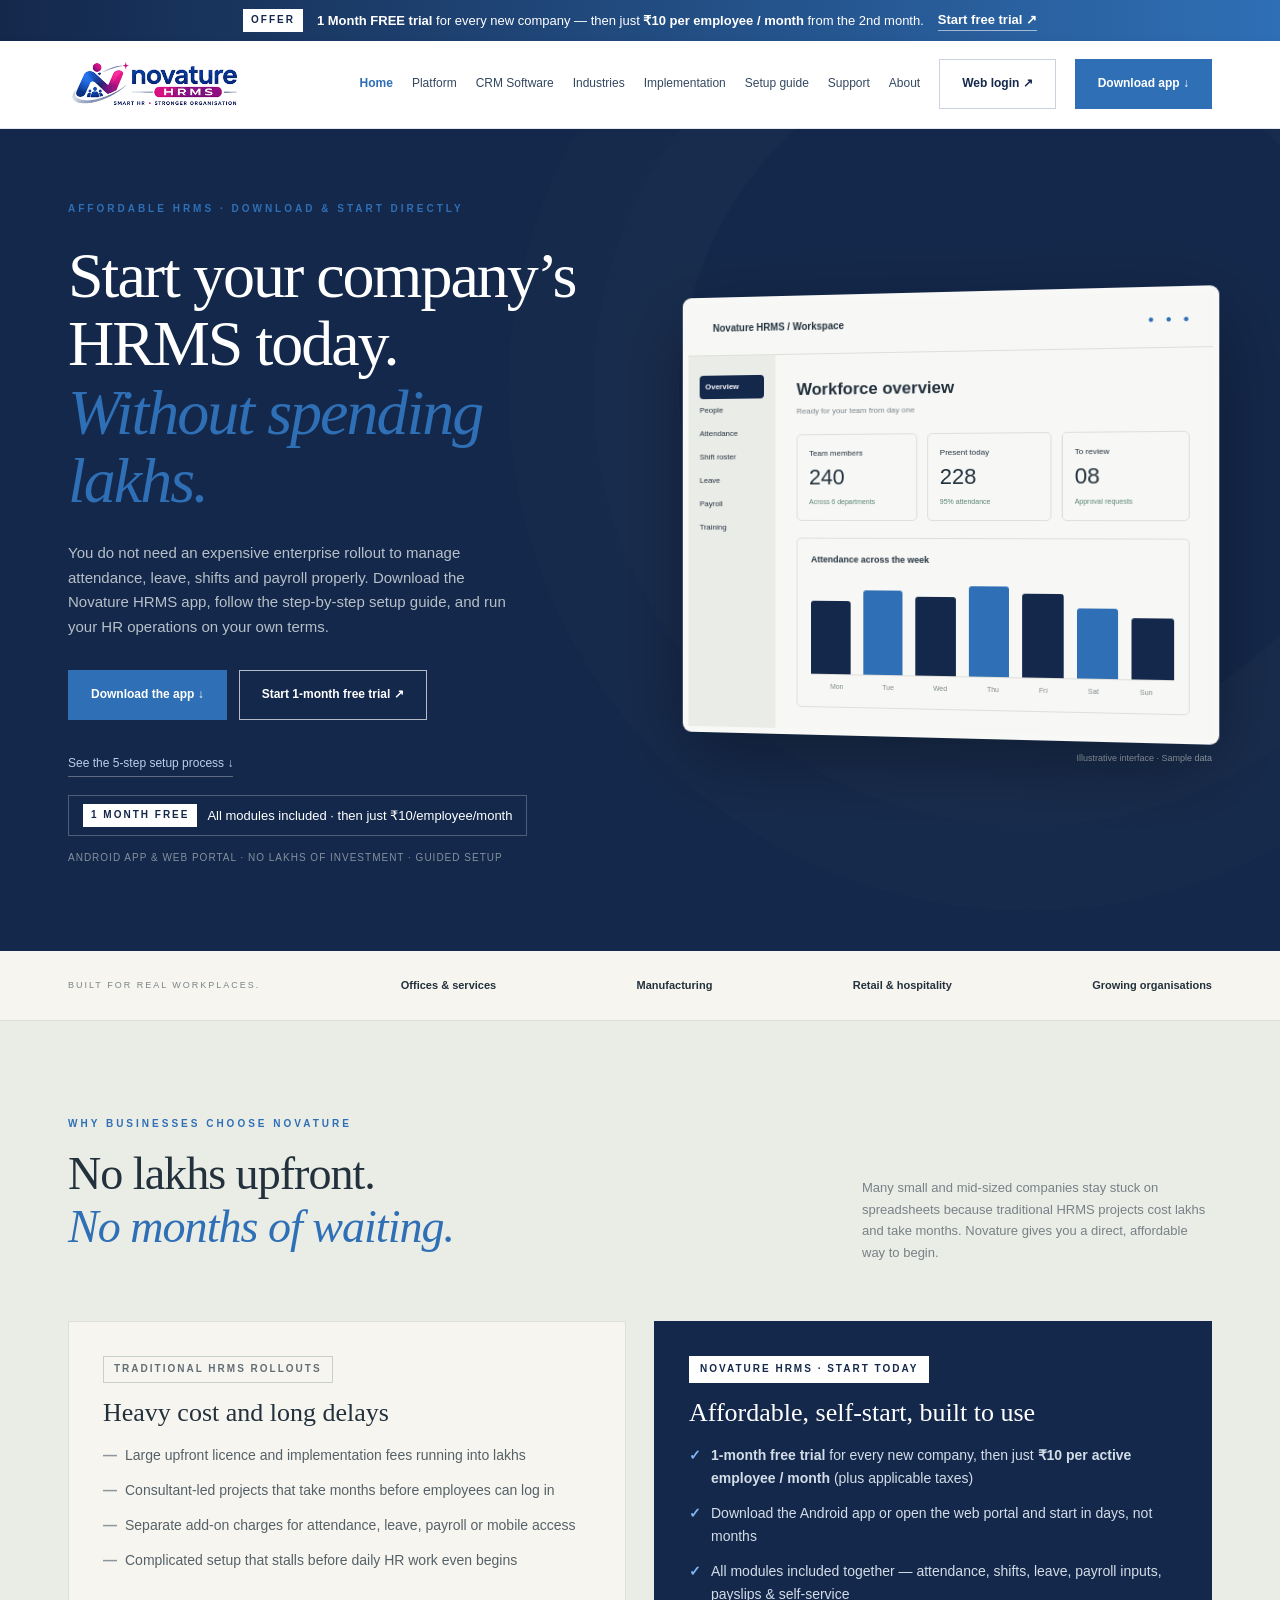
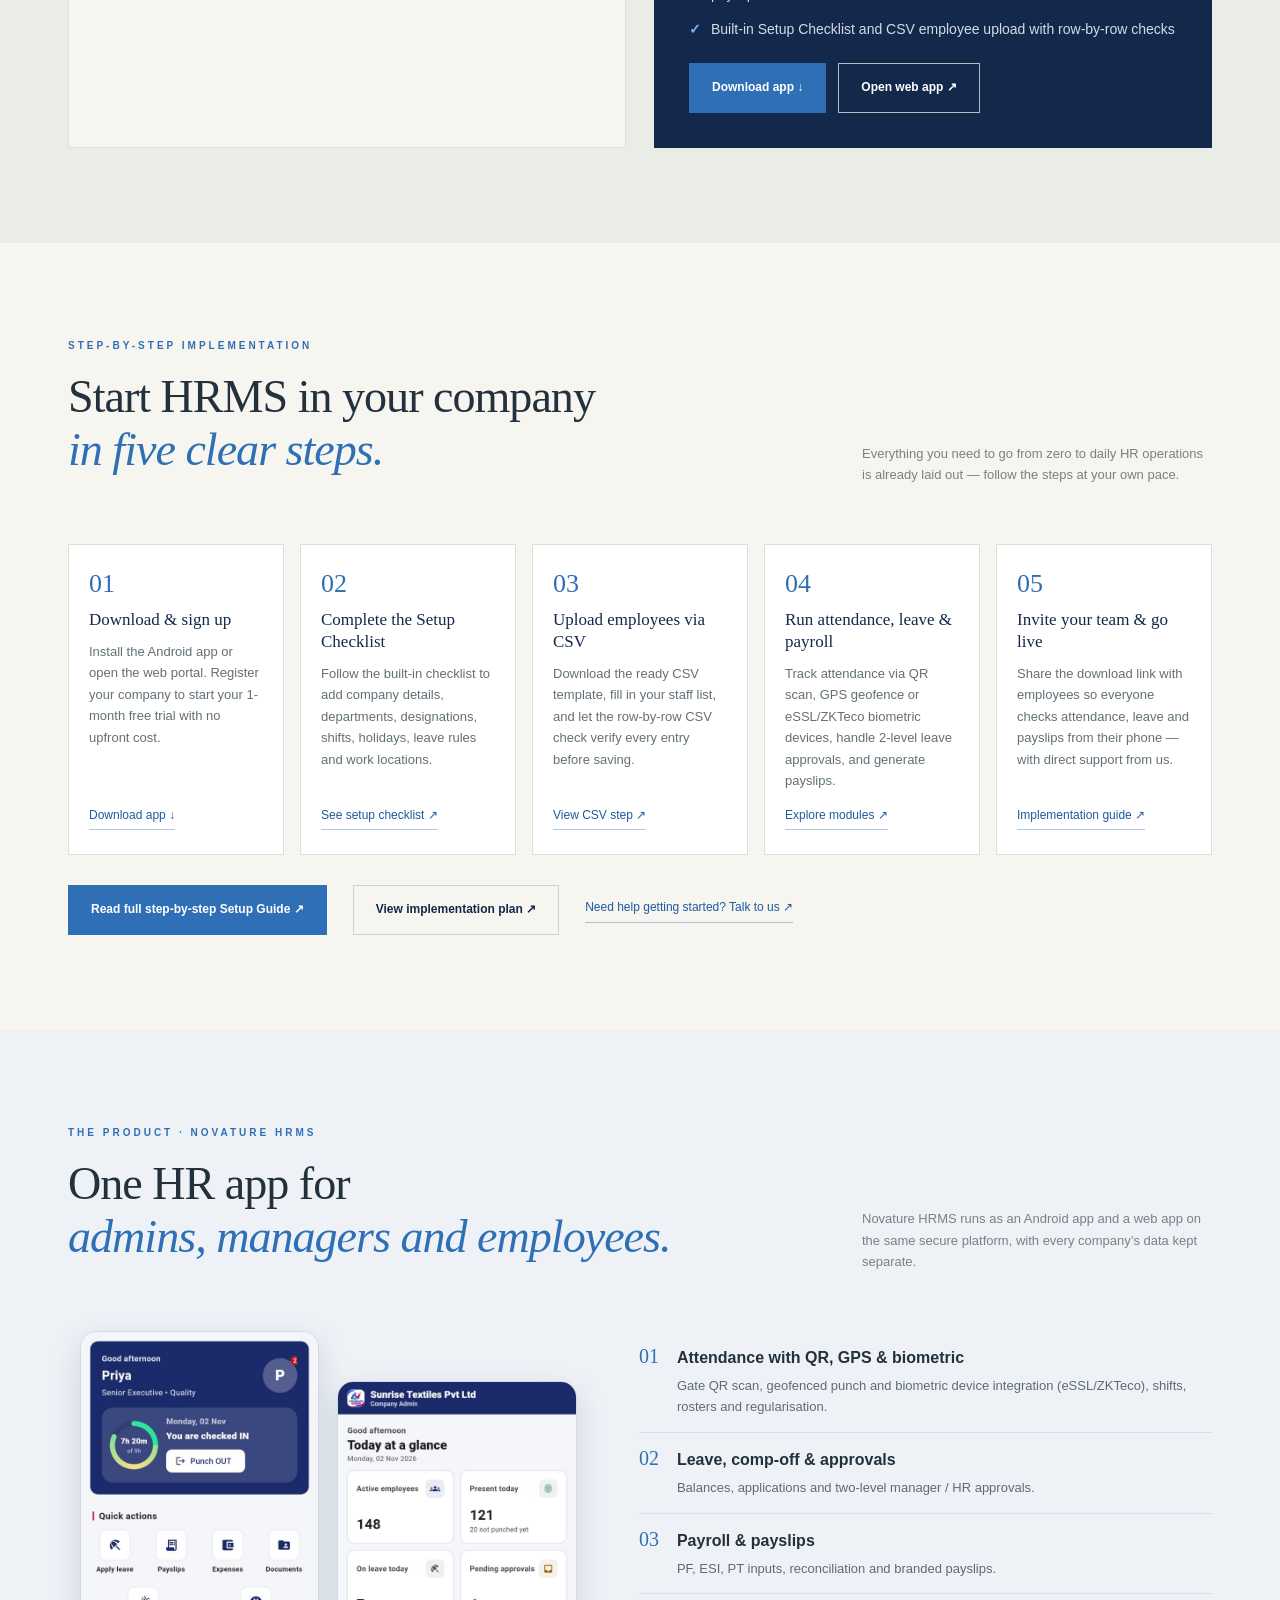
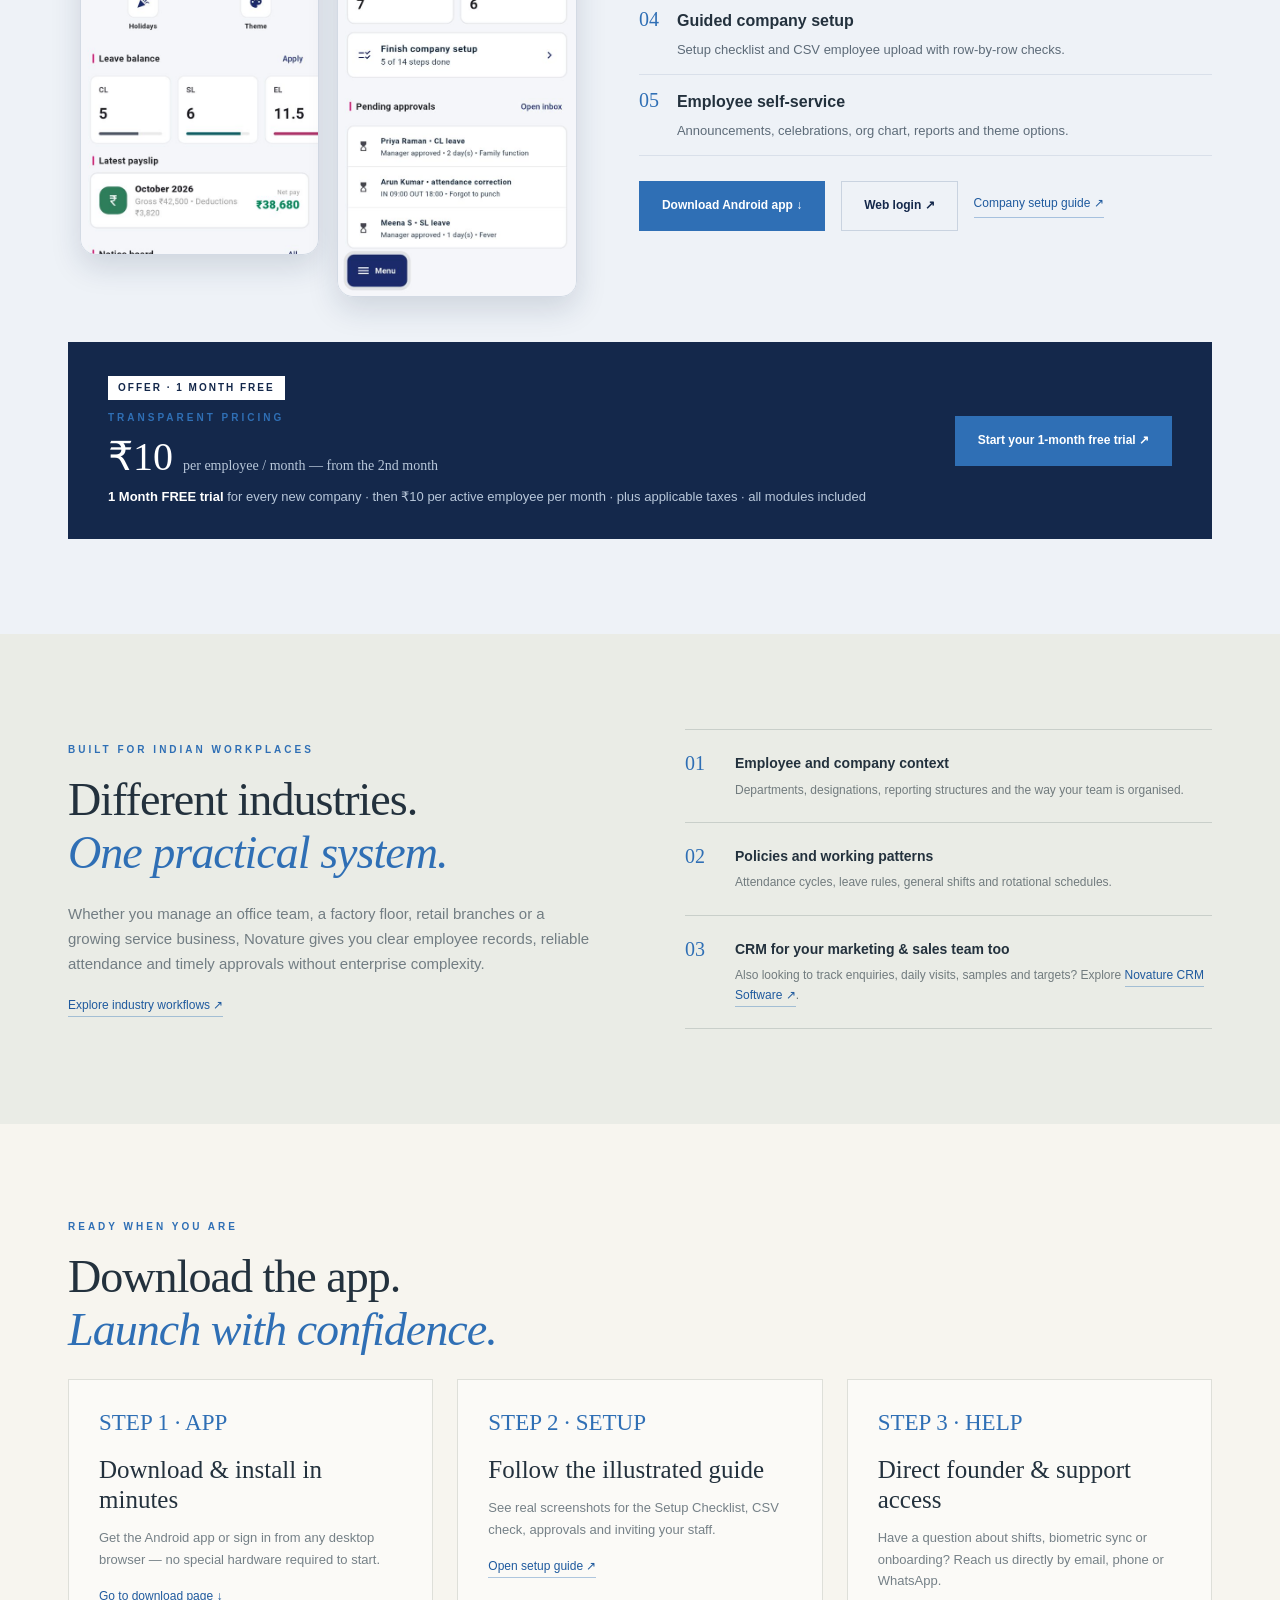
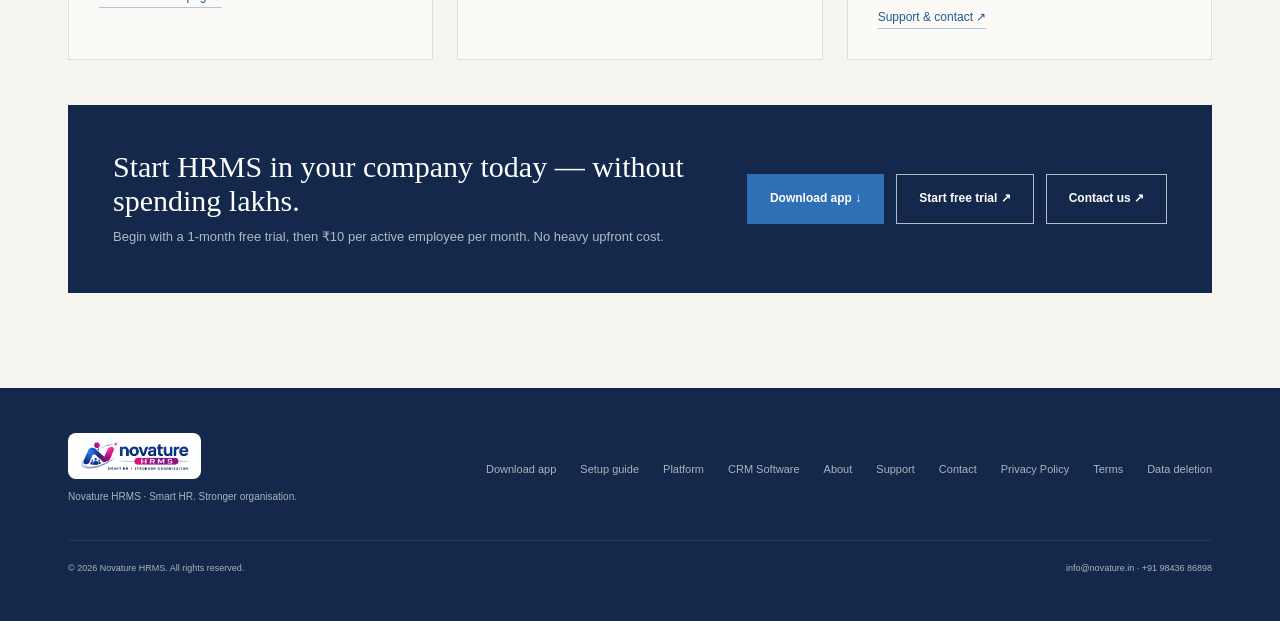
<file: index.html>
<!doctype html>
<html lang="en">
<head>
  <meta charset="utf-8">
  <meta name="viewport" content="width=device-width,initial-scale=1">
  <title>Start your company’s HRMS today without spending lakhs | Novature HRMS</title>
  <meta name="description" content="Download Novature HRMS and launch in your company step by step without spending lakhs. 1-month free trial, then ₹10 per employee per month — attendance, leave, shifts and payroll included.">
  <link rel="canonical" href="https://novature.in/">
  <meta property="og:title" content="Start your company’s HRMS today without spending lakhs | Novature HRMS">
  <meta property="og:description" content="Affordable HRMS for growing companies: download the app, follow the step-by-step setup guide, and go live with a 1-month free trial, then ₹10 per employee per month.">
  <meta property="og:type" content="website">
  <meta property="og:url" content="https://novature.in/">
  <meta name="theme-color" content="#14284b">
  <link rel="icon" href="assets/icon-192.png" type="image/png">
  <link rel="apple-touch-icon" href="assets/icon-192.png">
  <meta property="og:image" content="https://novature.in/assets/og-image.png">
  <meta name="twitter:card" content="summary_large_image">
  <link rel="stylesheet" href="assets/styles.css">
  <script src="assets/site.js" defer></script>
</head>
<body>
  <div class="offer-bar" role="note">
    <div class="wrap offer-inner">
      <span class="offer-tag">OFFER</span>
      <span><b>1 Month FREE trial</b> for every new company — then just <b>₹10 per employee / month</b> from the 2nd month.</span>
      <a class="offer-link" href="https://hrms.novature.in/app/" target="_blank" rel="noopener">Start free trial ↗</a>
    </div>
  </div>
  <a class="skip" href="#main" style="position:absolute;left:-9999px" onfocus="this.style.left='15px'" onblur="this.style.left='-9999px'">Skip to content</a>
  <header>
    <nav class="wrap nav" aria-label="Main navigation">
      <a class="brand" href="index.html"><img src="assets/novature_logo.png" alt="Novature HRMS – Smart HR, Stronger Organisation" width="190" height="57"></a>
      <button class="menu" aria-controls="navlinks" aria-expanded="false">Menu</button>
      <div class="links" id="navlinks">
        <a href="index.html" aria-current="page">Home</a>
        <a href="platform.html">Platform</a>
        <a href="crm.html">CRM Software</a>
        <a href="industries.html">Industries</a>
        <a href="implementation.html">Implementation</a>
        <a href="guide.html">Setup guide</a>
        <a href="support.html">Support</a>
        <a href="about.html">About</a>
        <a class="btn ghostnav" href="https://hrms.novature.in/app/" target="_blank" rel="noopener">Web login ↗</a>
        <a class="btn" href="download.html">Download app ↓</a>
      </div>
    </nav>
  </header>

  <main id="main">
    <section class="hero">
      <div class="wrap hero-grid">
        <div class="reveal">
          <div class="eyebrow">AFFORDABLE HRMS · DOWNLOAD &amp; START DIRECTLY</div>
          <h1>Start your company’s HRMS today.<em>Without spending lakhs.</em></h1>
          <p class="lead">You do not need an expensive enterprise rollout to manage attendance, leave, shifts and payroll properly. Download the Novature HRMS app, follow the step-by-step setup guide, and run your HR operations on your own terms.</p>
          <div class="actions">
            <a class="btn" href="download.html">Download the app ↓</a>
            <a class="btn ghost light" href="https://hrms.novature.in/app/" target="_blank" rel="noopener">Start 1-month free trial ↗</a>
          </div>
          <a class="hero-sublink" href="#start-steps">See the 5-step setup process ↓</a>
          <p class="hero-offer"><span class="offer-tag">1 MONTH FREE</span><span>All modules included · then just ₹10/employee/month</span></p>
          <div class="micro">ANDROID APP &amp; WEB PORTAL · NO LAKHS OF INVESTMENT · GUIDED SETUP</div>
        </div>
        <div>
          <div class="dash" aria-label="Illustrative Novature workforce dashboard">
            <div class="dash-top"><b><span class="mark"></span> Novature HRMS / Workspace</b><span class="dots">● ● ●</span></div>
            <div class="dashboard">
              <div class="side"><b>Overview</b>People<br>Attendance<br>Shift roster<br>Leave<br>Payroll<br>Training</div>
              <div class="db-main">
                <h3>Workforce overview</h3>
                <p>Ready for your team from day one</p>
                <div class="stats">
                  <div class="stat">Team members<strong>240</strong><span>Across 6 departments</span></div>
                  <div class="stat">Present today<strong>228</strong><span>95% attendance</span></div>
                  <div class="stat">To review<strong>08</strong><span>Approval requests</span></div>
                </div>
                <div class="chart">
                  <b>Attendance across the week</b>
                  <div class="bars"><i style="height:80%"></i><i style="height:92%"></i><i style="height:85%"></i><i style="height:97%"></i><i style="height:90%"></i><i style="height:75%"></i><i style="height:65%"></i></div>
                  <div class="axis"><span>Mon</span><span>Tue</span><span>Wed</span><span>Thu</span><span>Fri</span><span>Sat</span><span>Sun</span></div>
                </div>
              </div>
            </div>
          </div>
          <p class="sample">Illustrative interface · Sample data</p>
        </div>
      </div>
    </section>

    <div class="ribbon">
      <div class="wrap">
        <span>BUILT FOR REAL WORKPLACES.</span>
        <b>Offices &amp; services</b>
        <b>Manufacturing</b>
        <b>Retail &amp; hospitality</b>
        <b>Growing organisations</b>
      </div>
    </div>

    <section class="section contrast" id="why-novature">
      <div class="wrap">
        <div class="section-intro">
          <div>
            <div class="eyebrow">WHY BUSINESSES CHOOSE NOVATURE</div>
            <h2>No lakhs upfront.<br><em>No months of waiting.</em></h2>
          </div>
          <p>Many small and mid-sized companies stay stuck on spreadsheets because traditional HRMS projects cost lakhs and take months. Novature gives you a direct, affordable way to begin.</p>
        </div>
        <div class="contrast-grid">
          <article class="contrast-card">
            <span class="contrast-tag">TRADITIONAL HRMS ROLLOUTS</span>
            <h3>Heavy cost and long delays</h3>
            <ul class="contrast-list">
              <li>Large upfront licence and implementation fees running into lakhs</li>
              <li>Consultant-led projects that take months before employees can log in</li>
              <li>Separate add-on charges for attendance, leave, payroll or mobile access</li>
              <li>Complicated setup that stalls before daily HR work even begins</li>
            </ul>
          </article>
          <article class="contrast-card novature">
            <span class="contrast-tag">NOVATURE HRMS · START TODAY</span>
            <h3>Affordable, self-start, built to use</h3>
            <ul class="contrast-list">
              <li><b>1-month free trial</b> for every new company, then just <b>₹10 per active employee / month</b> (plus applicable taxes)</li>
              <li>Download the Android app or open the web portal and start in days, not months</li>
              <li>All modules included together — attendance, shifts, leave, payroll inputs, payslips &amp; self-service</li>
              <li>Built-in Setup Checklist and CSV employee upload with row-by-row checks</li>
            </ul>
            <div class="contrast-foot">
              <a class="btn" href="download.html">Download app ↓</a>
              <a class="btn ghost light" href="https://hrms.novature.in/app/" target="_blank" rel="noopener">Open web app ↗</a>
            </div>
          </article>
        </div>
      </div>
    </section>

    <section class="section" id="start-steps">
      <div class="wrap">
        <div class="section-intro">
          <div>
            <div class="eyebrow">STEP-BY-STEP IMPLEMENTATION</div>
            <h2>Start HRMS in your company<br><em>in five clear steps.</em></h2>
          </div>
          <p>Everything you need to go from zero to daily HR operations is already laid out — follow the steps at your own pace.</p>
        </div>
        <div class="journey">
          <article class="jstep">
            <span class="num">01</span>
            <h3>Download &amp; sign up</h3>
            <p>Install the Android app or open the web portal. Register your company to start your 1-month free trial with no upfront cost.</p>
            <a class="textlink" href="download.html">Download app ↓</a>
          </article>
          <article class="jstep">
            <span class="num">02</span>
            <h3>Complete the Setup Checklist</h3>
            <p>Follow the built-in checklist to add company details, departments, designations, shifts, holidays, leave rules and work locations.</p>
            <a class="textlink" href="guide.html">See setup checklist ↗</a>
          </article>
          <article class="jstep">
            <span class="num">03</span>
            <h3>Upload employees via CSV</h3>
            <p>Download the ready CSV template, fill in your staff list, and let the row-by-row CSV check verify every entry before saving.</p>
            <a class="textlink" href="guide.html">View CSV step ↗</a>
          </article>
          <article class="jstep">
            <span class="num">04</span>
            <h3>Run attendance, leave &amp; payroll</h3>
            <p>Track attendance via QR scan, GPS geofence or eSSL/ZKTeco biometric devices, handle 2-level leave approvals, and generate payslips.</p>
            <a class="textlink" href="platform.html">Explore modules ↗</a>
          </article>
          <article class="jstep">
            <span class="num">05</span>
            <h3>Invite your team &amp; go live</h3>
            <p>Share the download link with employees so everyone checks attendance, leave and payslips from their phone — with direct support from us.</p>
            <a class="textlink" href="implementation.html">Implementation guide ↗</a>
          </article>
        </div>
        <div class="journey-links">
          <a class="btn" href="guide.html">Read full step-by-step Setup Guide ↗</a>
          <a class="btn ghost dark" href="implementation.html">View implementation plan ↗</a>
          <a class="textlink" href="contact.html">Need help getting started? Talk to us ↗</a>
        </div>
      </div>
    </section>

    <section class="section product" id="hrms">
      <div class="wrap">
        <div class="section-intro">
          <div>
            <div class="eyebrow">THE PRODUCT · NOVATURE HRMS</div>
            <h2>One HR app for<br><em>admins, managers and employees.</em></h2>
          </div>
          <p>Novature HRMS runs as an Android app and a web app on the same secure platform, with every company’s data kept separate.</p>
        </div>
        <div class="prodgrid">
          <div class="phones">
            <img src="assets/shots/05_employee_home.jpg" alt="Employee home screen" loading="lazy">
            <img src="assets/shots/02_admin_dashboard.jpg" alt="Company admin dashboard" loading="lazy">
          </div>
          <div class="feats">
            <div class="step"><span>01</span><div><h3>Attendance with QR, GPS &amp; biometric</h3><p>Gate QR scan, geofenced punch and biometric device integration (eSSL/ZKTeco), shifts, rosters and regularisation.</p></div></div>
            <div class="step"><span>02</span><div><h3>Leave, comp-off &amp; approvals</h3><p>Balances, applications and two-level manager / HR approvals.</p></div></div>
            <div class="step"><span>03</span><div><h3>Payroll &amp; payslips</h3><p>PF, ESI, PT inputs, reconciliation and branded payslips.</p></div></div>
            <div class="step"><span>04</span><div><h3>Guided company setup</h3><p>Setup checklist and CSV employee upload with row-by-row checks.</p></div></div>
            <div class="step"><span>05</span><div><h3>Employee self-service</h3><p>Announcements, celebrations, org chart, reports and theme options.</p></div></div>
            <div class="actions">
              <a class="btn" href="download.html">Download Android app ↓</a>
              <a class="btn ghost dark" href="https://hrms.novature.in/app/" target="_blank" rel="noopener">Web login ↗</a>
              <a class="textlink" href="guide.html">Company setup guide ↗</a>
            </div>
          </div>
        </div>
        <div class="pricing">
          <div>
            <span class="offer-badge">OFFER · 1 MONTH FREE</span>
            <div class="eyebrow">TRANSPARENT PRICING</div>
            <h3>₹10 <small>per employee / month — from the 2nd month</small></h3>
            <p><b class="offer-hl">1 Month FREE trial</b> for every new company · then ₹10 per active employee per month · plus applicable taxes · all modules included</p>
          </div>
          <a class="btn" href="https://hrms.novature.in/app/" target="_blank" rel="noopener">Start your 1-month free trial ↗</a>
        </div>
      </div>
    </section>

    <section class="section approach">
      <div class="wrap split">
        <div>
          <div class="eyebrow">BUILT FOR INDIAN WORKPLACES</div>
          <h2>Different industries.<br><em>One practical system.</em></h2>
          <p class="widelead">Whether you manage an office team, a factory floor, retail branches or a growing service business, Novature gives you clear employee records, reliable attendance and timely approvals without enterprise complexity.</p>
          <a class="textlink" href="industries.html">Explore industry workflows ↗</a>
        </div>
        <div class="process">
          <div class="step"><span>01</span><div><h3>Employee and company context</h3><p>Departments, designations, reporting structures and the way your team is organised.</p></div></div>
          <div class="step"><span>02</span><div><h3>Policies and working patterns</h3><p>Attendance cycles, leave rules, general shifts and rotational schedules.</p></div></div>
          <div class="step"><span>03</span><div><h3>CRM for your marketing &amp; sales team too</h3><p>Also looking to track enquiries, daily visits, samples and targets? Explore <a class="textlink" href="crm.html">Novature CRM Software ↗</a>.</p></div></div>
        </div>
      </div>
    </section>

    <section class="section">
      <div class="wrap">
        <div class="eyebrow">READY WHEN YOU ARE</div>
        <h2>Download the app.<br><em>Launch with confidence.</em></h2>
        <div class="cards">
          <article class="card"><span class="num">STEP 1 · APP</span><h3>Download &amp; install in minutes</h3><p>Get the Android app or sign in from any desktop browser — no special hardware required to start.</p><a class="textlink" href="download.html">Go to download page ↓</a></article>
          <article class="card"><span class="num">STEP 2 · SETUP</span><h3>Follow the illustrated guide</h3><p>See real screenshots for the Setup Checklist, CSV check, approvals and inviting your staff.</p><a class="textlink" href="guide.html">Open setup guide ↗</a></article>
          <article class="card"><span class="num">STEP 3 · HELP</span><h3>Direct founder &amp; support access</h3><p>Have a question about shifts, biometric sync or onboarding? Reach us directly by email, phone or WhatsApp.</p><a class="textlink" href="support.html">Support &amp; contact ↗</a></article>
        </div>
        <div class="callout">
          <div>
            <h3>Start HRMS in your company today — without spending lakhs.</h3>
            <p>Begin with a 1-month free trial, then ₹10 per active employee per month. No heavy upfront cost.</p>
          </div>
          <div class="callout-actions">
            <a class="btn" href="download.html">Download app ↓</a>
            <a class="btn ghost light" href="https://hrms.novature.in/app/" target="_blank" rel="noopener">Start free trial ↗</a>
            <a class="btn ghost light" href="contact.html">Contact us ↗</a>
          </div>
        </div>
      </div>
    </section>
  </main>

  <footer>
    <div class="wrap">
      <div class="foot">
        <div>
          <a class="brand fbrand" href="index.html"><img src="assets/novature_logo.png" alt="Novature HRMS" width="170" height="51"></a>
          <p>Novature HRMS · Smart HR. Stronger organisation.</p>
        </div>
        <div class="footnav">
          <a href="download.html">Download app</a>
          <a href="guide.html">Setup guide</a>
          <a href="platform.html">Platform</a>
          <a href="crm.html">CRM Software</a>
          <a href="about.html">About</a>
          <a href="support.html">Support</a>
          <a href="contact.html">Contact</a>
          <a href="privacy.html">Privacy Policy</a>
          <a href="terms.html">Terms</a>
          <a href="data-deletion.html">Data deletion</a>
        </div>
      </div>
      <div class="copyright">
        <span>© 2026 Novature HRMS. All rights reserved.</span>
        <span><a href="mailto:info@novature.in">info@novature.in</a> · <a href="tel:+919843686898">+91 98436 86898</a></span>
      </div>
    </div>
  </footer>
</body>
</html>
</file>
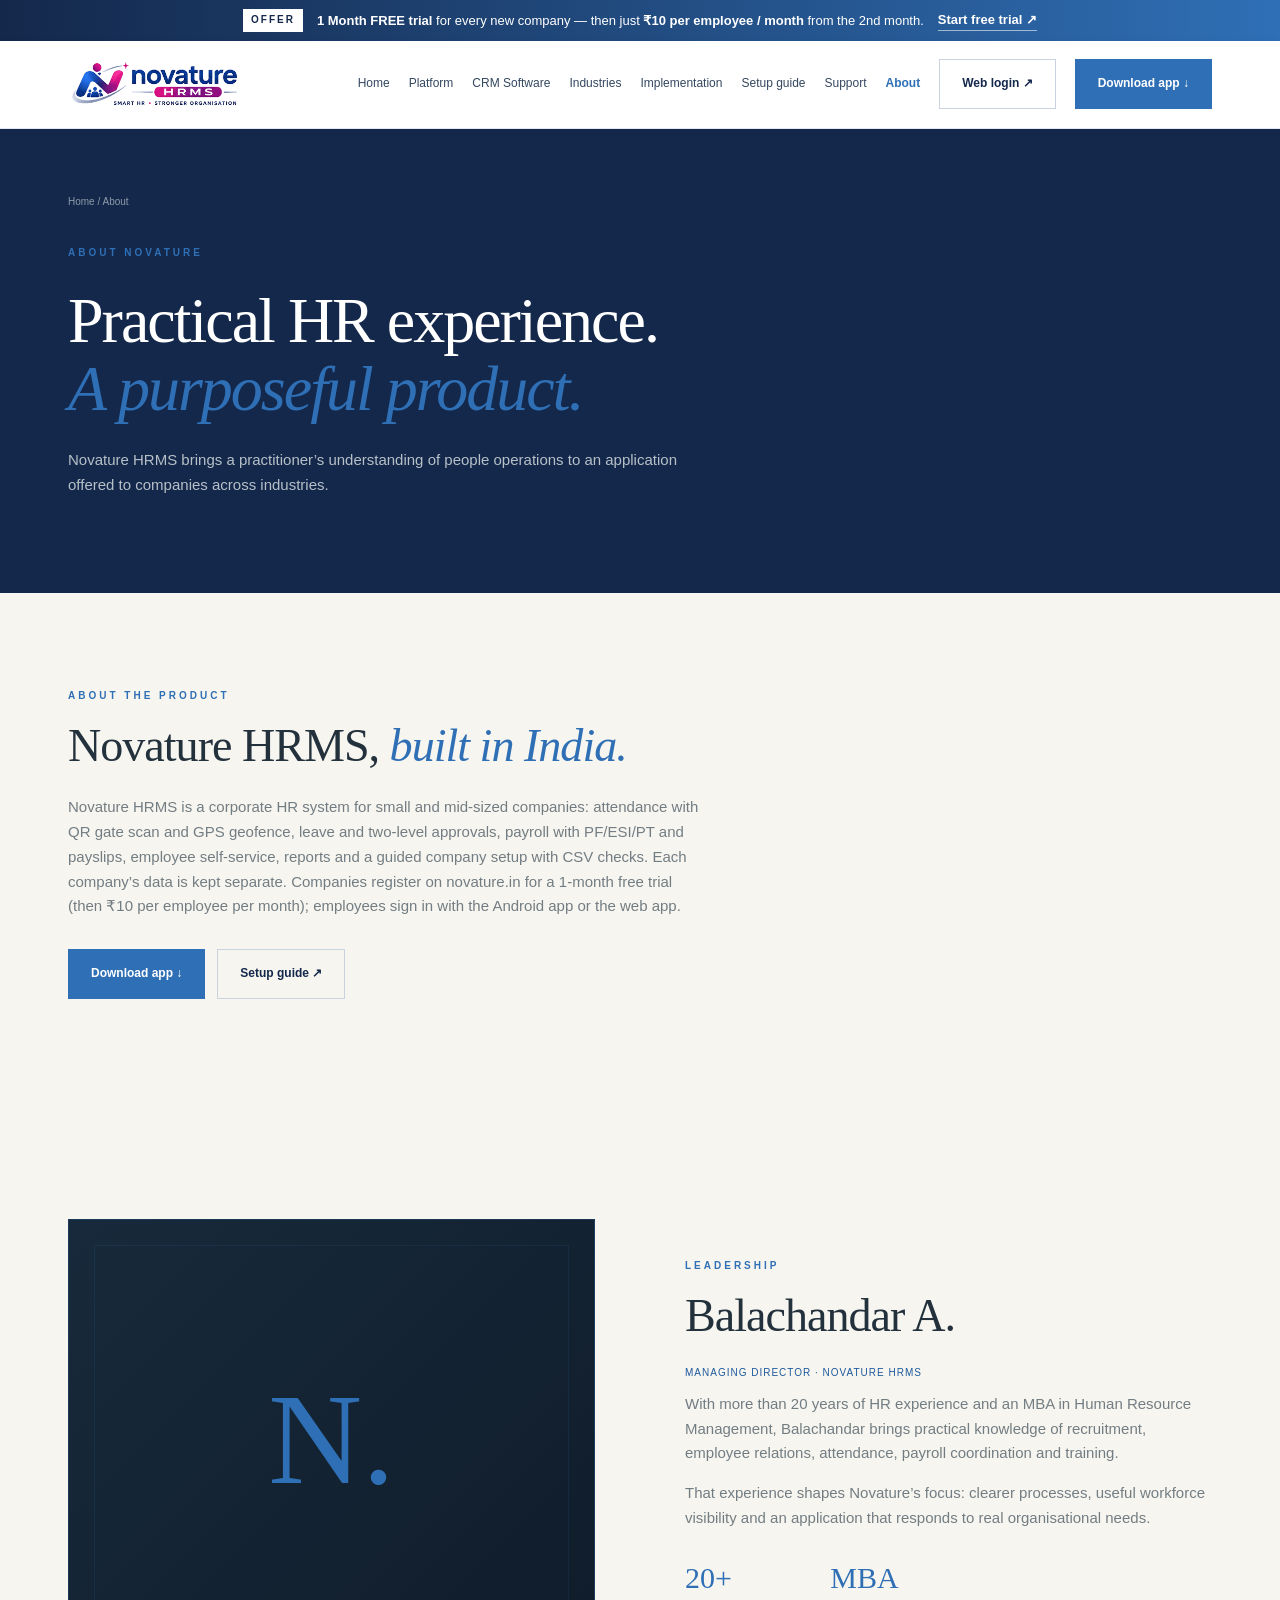
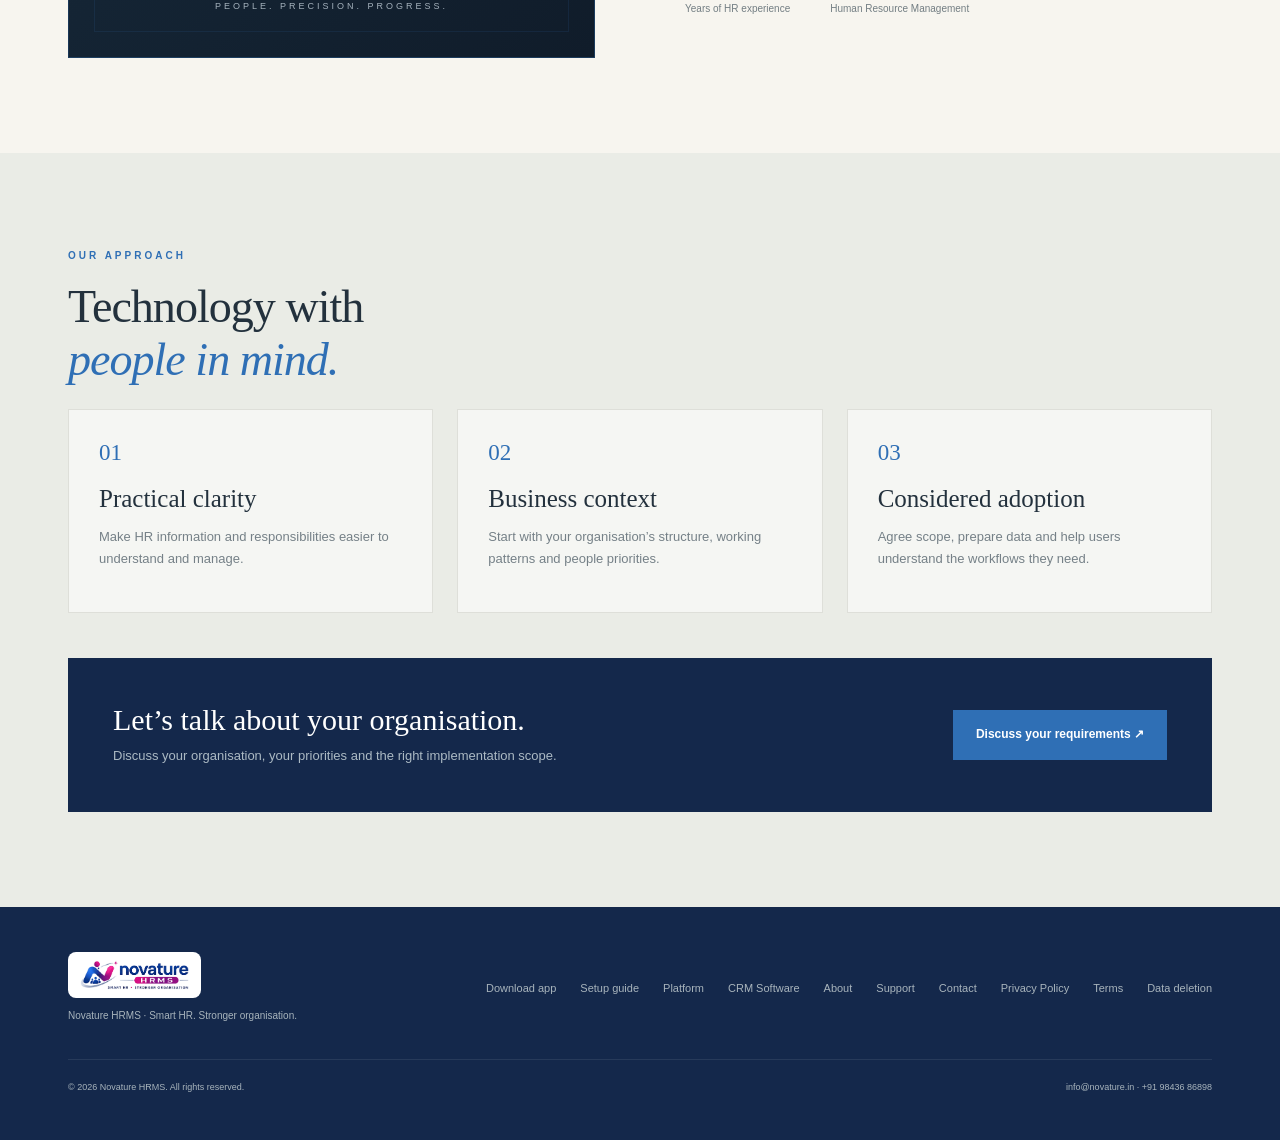
<file: about.html>
<!doctype html><html lang="en"><head><meta charset="utf-8"><meta name="viewport" content="width=device-width,initial-scale=1"><title>About Novature &amp; Balachandar A. | Novature HRMS</title><meta name="description" content="Meet Balachandar A., Managing Director of Novature HRMS, with more than 20 years of HR experience."><link rel="canonical" href="https://novature.in/about.html"><meta property="og:title" content="About Novature &amp; Balachandar A. | Novature HRMS"><meta property="og:description" content="Meet Balachandar A., Managing Director of Novature HRMS, with more than 20 years of HR experience."><meta property="og:type" content="website"><meta property="og:url" content="https://novature.in/about.html"><meta name="theme-color" content="#14284b"><link rel="icon" href="assets/icon-192.png" type="image/png"><link rel="apple-touch-icon" href="assets/icon-192.png"><meta property="og:image" content="https://novature.in/assets/og-image.png"><meta name="twitter:card" content="summary_large_image"><link rel="stylesheet" href="assets/styles.css"><script src="assets/site.js" defer></script></head><body><div class="offer-bar" role="note"><div class="wrap offer-inner"><span class="offer-tag">OFFER</span><span><b>1 Month FREE trial</b> for every new company — then just <b>₹10 per employee / month</b> from the 2nd month.</span><a class="offer-link" href="https://hrms.novature.in/app/" target="_blank" rel="noopener">Start free trial ↗</a></div></div><a class="skip" href="#main" style="position:absolute;left:-9999px" onfocus="this.style.left='15px'" onblur="this.style.left='-9999px'">Skip to content</a><header><nav class="wrap nav" aria-label="Main navigation"><a class="brand" href="index.html"><img src="assets/novature_logo.png" alt="Novature HRMS – Smart HR, Stronger Organisation" width="190" height="57"></a><button class="menu" aria-controls="navlinks" aria-expanded="false">Menu</button><div class="links" id="navlinks"><a href="index.html">Home</a><a href="platform.html">Platform</a><a href="crm.html">CRM Software</a><a href="industries.html">Industries</a><a href="implementation.html">Implementation</a><a href="guide.html">Setup guide</a><a href="support.html">Support</a><a href="about.html" aria-current="page">About</a><a class="btn ghostnav" href="https://hrms.novature.in/app/">Web login ↗</a><a class="btn" href="download.html">Download app ↓</a></div></nav></header><main id="main"><section class="pagehero"><div class="wrap"><div class="breadcrumb"><a href="index.html">Home</a> / About</div><div class="eyebrow">ABOUT NOVATURE</div><h1>Practical HR experience.<br><em>A purposeful product.</em></h1><p class="lead">Novature HRMS brings a practitioner’s understanding of people operations to an application offered to companies across industries.</p></div></section><section class="section"><div class="wrap"><div class="eyebrow">ABOUT THE PRODUCT</div><h2>Novature HRMS, <em>built in India.</em></h2><p class="widelead">Novature HRMS is a corporate HR system for small and mid-sized companies: attendance with QR gate scan and GPS geofence, leave and two-level approvals, payroll with PF/ESI/PT and payslips, employee self-service, reports and a guided company setup with CSV checks. Each company’s data is kept separate. Companies register on novature.in for a 1-month free trial (then ₹10 per employee per month); employees sign in with the Android app or the web app.</p><div class="actions"><a class="btn" href="download.html">Download app ↓</a><a class="btn ghost dark" href="guide.html">Setup guide ↗</a></div></div></section><section class="section"><div class="wrap split"><div class="monogram" aria-hidden="true"><strong>N.</strong><small>PEOPLE. PRECISION. PROGRESS.</small></div><div><div class="eyebrow">LEADERSHIP</div><h2>Balachandar A.</h2><p class="pill">MANAGING DIRECTOR · NOVATURE HRMS</p><p class="widelead">With more than 20 years of HR experience and an MBA in Human Resource Management, Balachandar brings practical knowledge of recruitment, employee relations, attendance, payroll coordination and training.</p><p class="widelead">That experience shapes Novature’s focus: clearer processes, useful workforce visibility and an application that responds to real organisational needs.</p><div class="credentials"><div><strong>20+</strong><small style="color:#737e83">Years of HR experience</small></div><div><strong>MBA</strong><small style="color:#737e83">Human Resource Management</small></div></div></div></div></section><section class="section approach"><div class="wrap"><div class="eyebrow">OUR APPROACH</div><h2>Technology with<br><em>people in mind.</em></h2><div class="cards"><article class="card"><span class="num">01</span><h3>Practical clarity</h3><p>Make HR information and responsibilities easier to understand and manage.</p></article><article class="card"><span class="num">02</span><h3>Business context</h3><p>Start with your organisation’s structure, working patterns and people priorities.</p></article><article class="card"><span class="num">03</span><h3>Considered adoption</h3><p>Agree scope, prepare data and help users understand the workflows they need.</p></article></div><div class="callout"><div><h3>Let’s talk about your organisation.</h3><p>Discuss your organisation, your priorities and the right implementation scope.</p></div><a class="btn" href="contact.html">Discuss your requirements ↗</a></div></div></section></main><footer><div class="wrap"><div class="foot"><div><a class="brand fbrand" href="index.html"><img src="assets/novature_logo.png" alt="Novature HRMS" width="170" height="51"></a><p>Novature HRMS · Smart HR. Stronger organisation.</p></div><div class="footnav"><a href="download.html">Download app</a><a href="guide.html">Setup guide</a><a href="platform.html">Platform</a><a href="crm.html">CRM Software</a><a href="about.html">About</a><a href="support.html">Support</a><a href="contact.html">Contact</a><a href="privacy.html">Privacy Policy</a><a href="terms.html">Terms</a><a href="data-deletion.html">Data deletion</a></div></div><div class="copyright"><span>© 2026 Novature HRMS. All rights reserved.</span><span><a href="mailto:info@novature.in">info@novature.in</a> · <a href="tel:+919843686898">+91 98436 86898</a></span></div></div></footer></body></html>
</file>
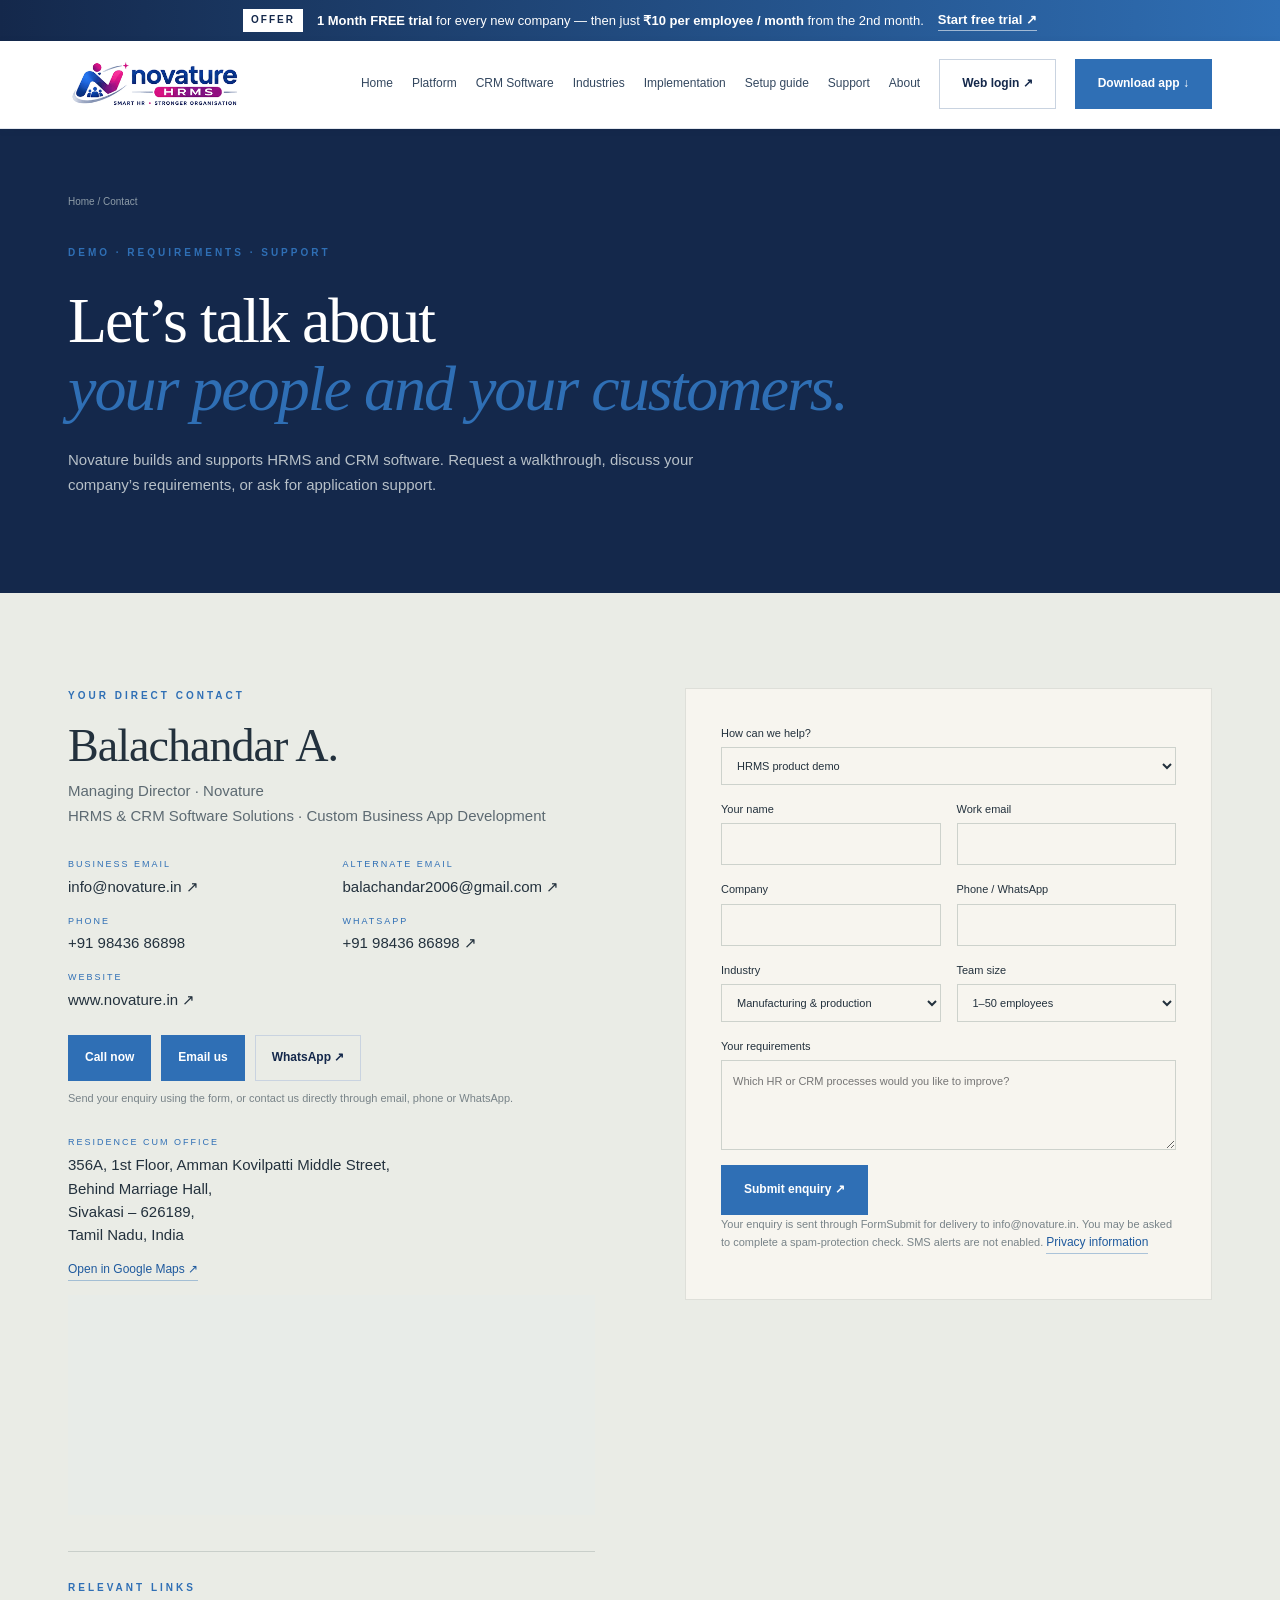
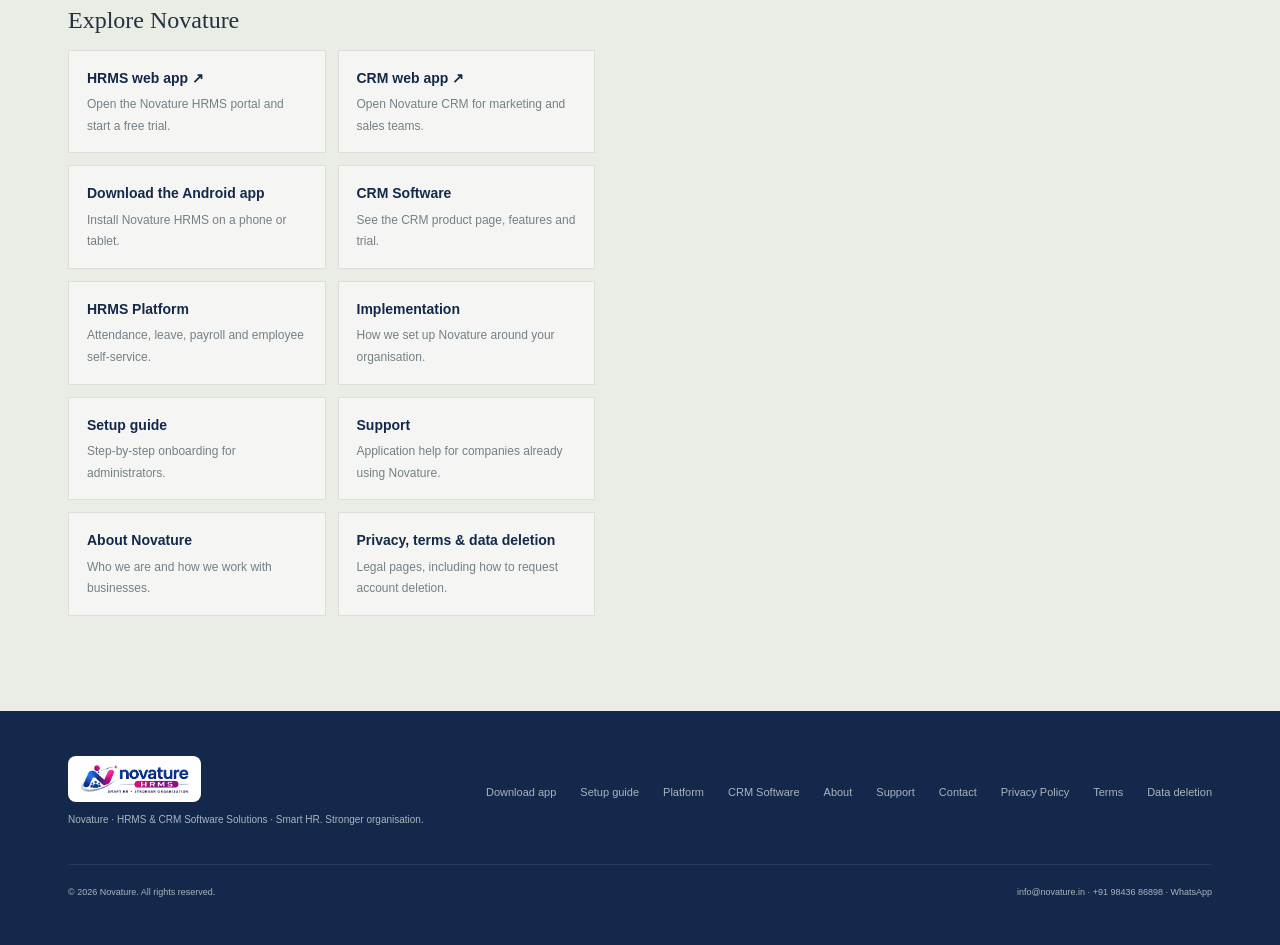
<file: contact.html>
<!doctype html>
<html lang="en">
<head>
  <meta charset="utf-8">
  <meta name="viewport" content="width=device-width,initial-scale=1">
  <title>Contact &amp; request a demo | Novature</title>
  <meta name="description" content="Contact Balachandar A. at Novature — HRMS and CRM software solutions. Email info@novature.in, call or WhatsApp +91 98436 86898, or request a demo.">
  <link rel="canonical" href="https://novature.in/contact.html">
  <meta property="og:title" content="Contact &amp; request a demo | Novature">
  <meta property="og:description" content="Contact Balachandar A. at Novature — HRMS and CRM software solutions. Email info@novature.in, call or WhatsApp +91 98436 86898, or request a demo.">
  <meta property="og:type" content="website">
  <meta property="og:url" content="https://novature.in/contact.html">
  <meta name="theme-color" content="#14284b">
  <link rel="icon" href="assets/icon-192.png" type="image/png">
  <link rel="apple-touch-icon" href="assets/icon-192.png">
  <meta property="og:image" content="https://novature.in/assets/og-image.png">
  <meta name="twitter:card" content="summary_large_image">
  <link rel="stylesheet" href="assets/styles.css">
  <style>
    /* Contact-page additions only. Safe to deploy as a drop-in contact.html. */
    .contactinfo h2{margin-bottom:6px}
    .contact-role{margin:0 0 22px;color:#5d6a72}
    .contact-actions{display:flex;flex-wrap:wrap;gap:10px;margin:22px 0 8px}
    .contact-actions .btn{padding:12px 16px;gap:8px}
    .contact-actions .btn.secondary{background:transparent;color:var(--navy);border-color:#c9d3e0}
    .reach-grid{display:grid;grid-template-columns:1fr 1fr;gap:14px 22px;margin:28px 0 8px}
    .reach-grid p{margin:0}
    .quicklinks{margin-top:36px;padding-top:28px;border-top:1px solid #c9cfca}
    .quicklink-grid{display:grid;grid-template-columns:1fr 1fr;gap:12px;margin-top:16px}
    .quicklink{display:block;padding:16px 18px;border:1px solid var(--line);background:#fff8;font-size:13px}
    .quicklink strong{display:block;font-size:14px;margin-bottom:3px;color:var(--navy)}
    .quicklink span{color:#738086;font-size:12px}
    .quicklink:hover{border-color:var(--gold)}
    .based-in{margin-top:22px;font-size:13px;color:#5d6a72}
    .office-address{margin:28px 0 4px}
    .office-address p{margin:4px 0 10px;line-height:1.55}
    .office-map{display:block;width:100%;height:220px;border:1px solid var(--line);margin-top:14px;background:#e8ece8}
    .contact .split{align-items:start}
    @media(max-width:760px){
      .reach-grid,.quicklink-grid{grid-template-columns:1fr}
    }
  </style>
  <script src="assets/site.js" defer></script>
</head>
<body>
  <div class="offer-bar" role="note">
    <div class="wrap offer-inner">
      <span class="offer-tag">OFFER</span>
      <span><b>1 Month FREE trial</b> for every new company — then just <b>₹10 per employee / month</b> from the 2nd month.</span>
      <a class="offer-link" href="https://hrms.novature.in/app/" target="_blank" rel="noopener">Start free trial ↗</a>
    </div>
  </div>
  <a class="skip" href="#main" style="position:absolute;left:-9999px" onfocus="this.style.left='15px'" onblur="this.style.left='-9999px'">Skip to content</a>
  <header>
    <nav class="wrap nav" aria-label="Main navigation">
      <a class="brand" href="index.html"><img src="assets/novature_logo.png" alt="Novature HRMS – Smart HR, Stronger Organisation" width="190" height="57"></a>
      <button class="menu" aria-controls="navlinks" aria-expanded="false">Menu</button>
      <div class="links" id="navlinks">
        <a href="index.html">Home</a>
        <a href="platform.html">Platform</a>
        <a href="crm.html">CRM Software</a>
        <a href="industries.html">Industries</a>
        <a href="implementation.html">Implementation</a>
        <a href="guide.html">Setup guide</a>
        <a href="support.html">Support</a>
        <a href="about.html">About</a>
        <a class="btn ghostnav" href="https://hrms.novature.in/app/">Web login ↗</a>
        <a class="btn" href="download.html">Download app ↓</a>
      </div>
    </nav>
  </header>
  <main id="main">
    <section class="pagehero">
      <div class="wrap">
        <div class="breadcrumb"><a href="index.html">Home</a> / Contact</div>
        <div class="eyebrow">DEMO · REQUIREMENTS · SUPPORT</div>
        <h1>Let’s talk about<br><em>your people and your customers.</em></h1>
        <p class="lead">Novature builds and supports HRMS and CRM software. Request a walkthrough, discuss your company’s requirements, or ask for application support.</p>
      </div>
    </section>
    <section class="section contact">
      <div class="wrap split">
        <div class="contactinfo">
          <div class="eyebrow">YOUR DIRECT CONTACT</div>
          <h2>Balachandar A.</h2>
          <p class="contact-role">Managing Director · Novature<br>HRMS &amp; CRM Software Solutions · Custom Business App Development</p>

          <div class="reach-grid">
            <p>
              <span class="label">BUSINESS EMAIL</span>
              <a href="mailto:info@novature.in">info@novature.in ↗</a>
            </p>
            <p>
              <span class="label">ALTERNATE EMAIL</span>
              <a href="mailto:balachandar2006@gmail.com">balachandar2006@gmail.com ↗</a>
            </p>
            <p>
              <span class="label">PHONE</span>
              <a href="tel:+919843686898">+91 98436 86898</a>
            </p>
            <p>
              <span class="label">WHATSAPP</span>
              <a href="https://wa.me/919843686898?text=Hello%20Novature%2C%20I%20would%20like%20to%20discuss%20your%20HRMS%20or%20CRM%20software." target="_blank" rel="noopener noreferrer">+91 98436 86898 ↗</a>
            </p>
            <p>
              <span class="label">WEBSITE</span>
              <a href="https://www.novature.in">www.novature.in ↗</a>
            </p>
          </div>

          <div class="contact-actions">
            <a class="btn" href="tel:+919843686898">Call now</a>
            <a class="btn" href="mailto:info@novature.in">Email us</a>
            <a class="btn secondary" href="https://wa.me/919843686898?text=Hello%20Novature%2C%20I%20would%20like%20to%20discuss%20your%20HRMS%20or%20CRM%20software." target="_blank" rel="noopener noreferrer">WhatsApp ↗</a>
          </div>
          <p class="formnotice">Send your enquiry using the form, or contact us directly through email, phone or WhatsApp.</p>

          <div class="office-address">
            <span class="label">RESIDENCE CUM OFFICE</span>
            <p>
              356A, 1st Floor, Amman Kovilpatti Middle Street,<br>
              Behind Marriage Hall,<br>
              Sivakasi – 626189,<br>
              Tamil Nadu, India
            </p>
            <a class="textlink" href="https://www.google.com/maps/search/?api=1&query=9.452057,77.801993" target="_blank" rel="noopener noreferrer">Open in Google Maps ↗</a>
            <iframe class="office-map" title="Novature residence cum office on Google Maps" src="https://maps.google.com/maps?q=9.452057,77.801993&hl=en&z=16&output=embed" width="100%" height="220" style="border:0" referrerpolicy="no-referrer-when-downgrade" allowfullscreen></iframe>
          </div>

          <!--
            Optional blocks — uncomment and fill when confirmed. Do not invent values.
            <p><span class="label">GSTIN</span>PUT_GSTIN_HERE</p>
            <p><span class="label">HOURS</span>PUT_HOURS_HERE</p>
            <p><span class="label">LINKEDIN</span><a href="https://www.linkedin.com/..." target="_blank" rel="noopener noreferrer">...</a></p>
          -->

          <div class="quicklinks">
            <div class="eyebrow">RELEVANT LINKS</div>
            <h3 style="font:24px Georgia;margin:10px 0 0">Explore Novature</h3>
            <div class="quicklink-grid">
              <a class="quicklink" href="https://hrms.novature.in/app/" target="_blank" rel="noopener">
                <strong>HRMS web app ↗</strong>
                <span>Open the Novature HRMS portal and start a free trial.</span>
              </a>
              <a class="quicklink" href="https://crm.novature.in" target="_blank" rel="noopener">
                <strong>CRM web app ↗</strong>
                <span>Open Novature CRM for marketing and sales teams.</span>
              </a>
              <a class="quicklink" href="download.html">
                <strong>Download the Android app</strong>
                <span>Install Novature HRMS on a phone or tablet.</span>
              </a>
              <a class="quicklink" href="crm.html">
                <strong>CRM Software</strong>
                <span>See the CRM product page, features and trial.</span>
              </a>
              <a class="quicklink" href="platform.html">
                <strong>HRMS Platform</strong>
                <span>Attendance, leave, payroll and employee self-service.</span>
              </a>
              <a class="quicklink" href="implementation.html">
                <strong>Implementation</strong>
                <span>How we set up Novature around your organisation.</span>
              </a>
              <a class="quicklink" href="guide.html">
                <strong>Setup guide</strong>
                <span>Step-by-step onboarding for administrators.</span>
              </a>
              <a class="quicklink" href="support.html">
                <strong>Support</strong>
                <span>Application help for companies already using Novature.</span>
              </a>
              <a class="quicklink" href="about.html">
                <strong>About Novature</strong>
                <span>Who we are and how we work with businesses.</span>
              </a>
              <a class="quicklink" href="privacy.html">
                <strong>Privacy, terms &amp; data deletion</strong>
                <span>Legal pages, including how to request account deletion.</span>
              </a>
            </div>
          </div>
        </div>

        <form id="demoform" action="https://formsubmit.co/info@novature.in" method="POST">
          <input type="hidden" name="_subject" value="Novature — New website enquiry">
          <input type="hidden" name="_template" value="table">
          <input type="hidden" name="_next" value="https://novature.in/thank-you.html">
          <input type="text" name="_honey" tabindex="-1" autocomplete="off" aria-hidden="true" style="display:none">
          <label>How can we help?
            <select name="request">
              <option>HRMS product demo</option>
              <option>CRM product demo</option>
              <option>Commercial enquiry</option>
              <option>Custom business app</option>
              <option>Application support</option>
            </select>
          </label>
          <div class="form-row">
            <label>Your name<input name="name" required autocomplete="name" maxlength="100"></label>
            <label>Work email<input name="email" type="email" required autocomplete="email" maxlength="150"></label>
          </div>
          <div class="form-row">
            <label>Company<input name="company" required autocomplete="organization" maxlength="150"></label>
            <label>Phone / WhatsApp<input name="phone" type="tel" autocomplete="tel" maxlength="30"></label>
          </div>
          <div class="form-row">
            <label>Industry
              <select name="industry">
                <option>Manufacturing &amp; production</option>
                <option>IT &amp; professional services</option>
                <option>Retail &amp; distribution</option>
                <option>Hospitality &amp; facilities</option>
                <option>Healthcare</option>
                <option>Education</option>
                <option>Other / mixed workforce</option>
              </select>
            </label>
            <label>Team size
              <select name="size">
                <option>1–50 employees</option>
                <option>51–200 employees</option>
                <option>201–500 employees</option>
                <option>500+ employees</option>
              </select>
            </label>
          </div>
          <label>Your requirements<textarea name="message" maxlength="2000" placeholder="Which HR or CRM processes would you like to improve?"></textarea></label>
          <button class="btn" type="submit">Submit enquiry ↗</button>
          <p class="formnotice">Your enquiry is sent through FormSubmit for delivery to info@novature.in. You may be asked to complete a spam-protection check. SMS alerts are not enabled. <a class="textlink" href="privacy.html">Privacy information</a></p>
        </form>
      </div>
    </section>
  </main>
  <footer>
    <div class="wrap">
      <div class="foot">
        <div>
          <a class="brand fbrand" href="index.html"><img src="assets/novature_logo.png" alt="Novature HRMS" width="170" height="51"></a>
          <p>Novature · HRMS &amp; CRM Software Solutions · Smart HR. Stronger organisation.</p>
        </div>
        <div class="footnav">
          <a href="download.html">Download app</a>
          <a href="guide.html">Setup guide</a>
          <a href="platform.html">Platform</a>
          <a href="crm.html">CRM Software</a>
          <a href="about.html">About</a>
          <a href="support.html">Support</a>
          <a href="contact.html">Contact</a>
          <a href="privacy.html">Privacy Policy</a>
          <a href="terms.html">Terms</a>
          <a href="data-deletion.html">Data deletion</a>
        </div>
      </div>
      <div class="copyright">
        <span>© 2026 Novature. All rights reserved.</span>
        <span><a href="mailto:info@novature.in">info@novature.in</a> · <a href="tel:+919843686898">+91 98436 86898</a> · <a href="https://wa.me/919843686898" target="_blank" rel="noopener noreferrer">WhatsApp</a></span>
      </div>
    </div>
  </footer>
</body>
</html>
</file>
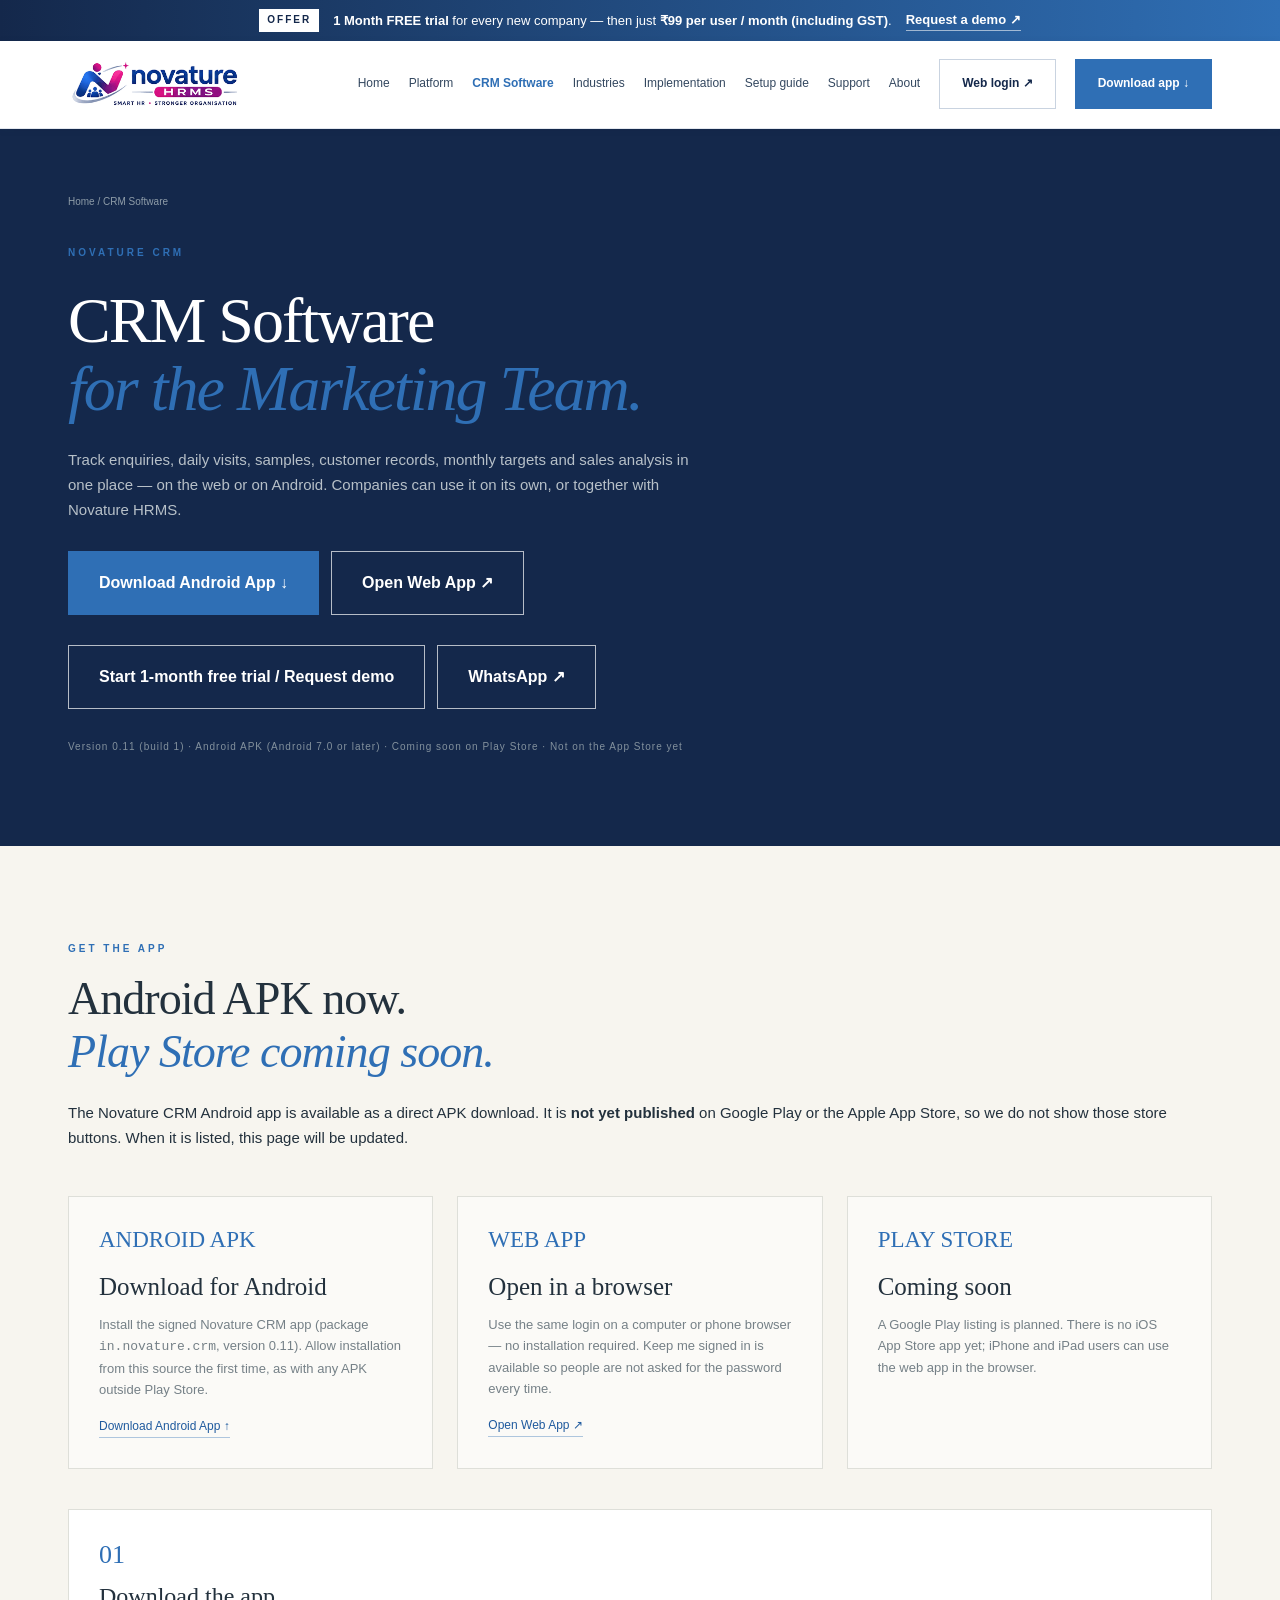
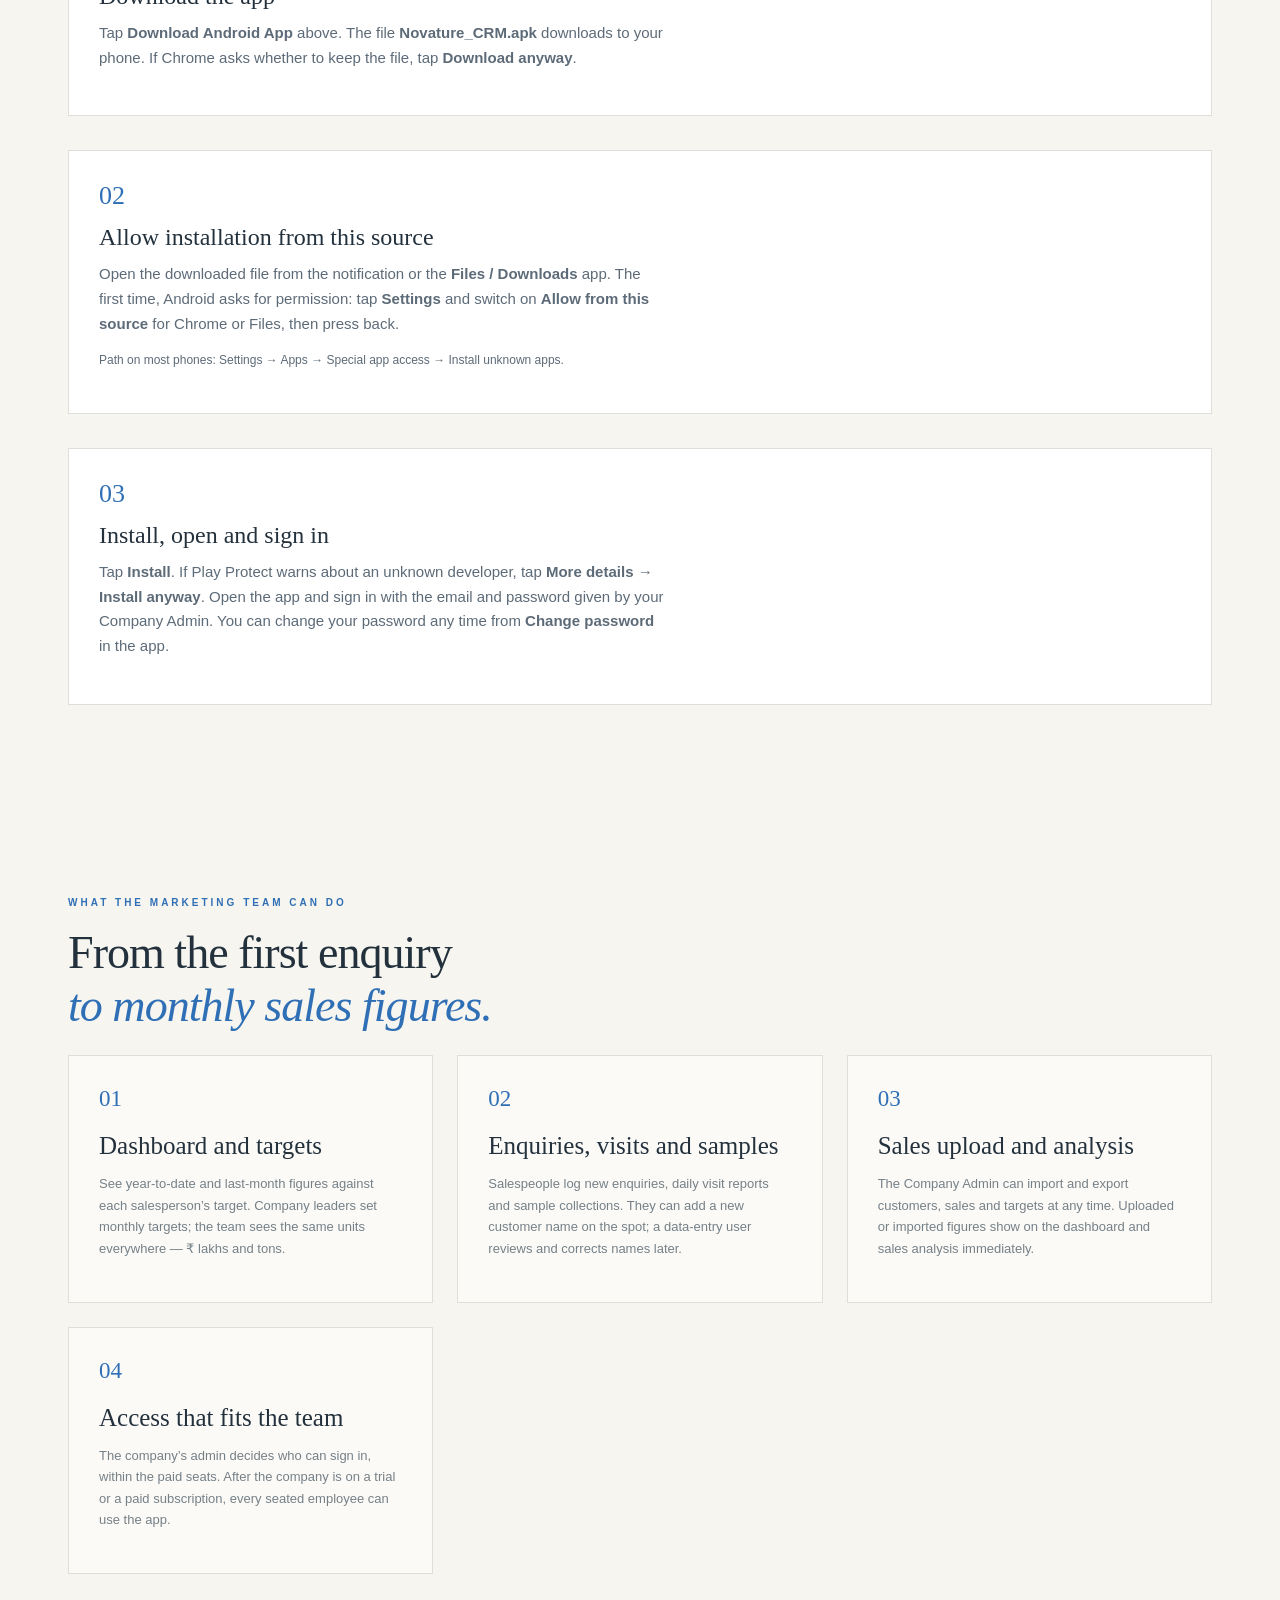
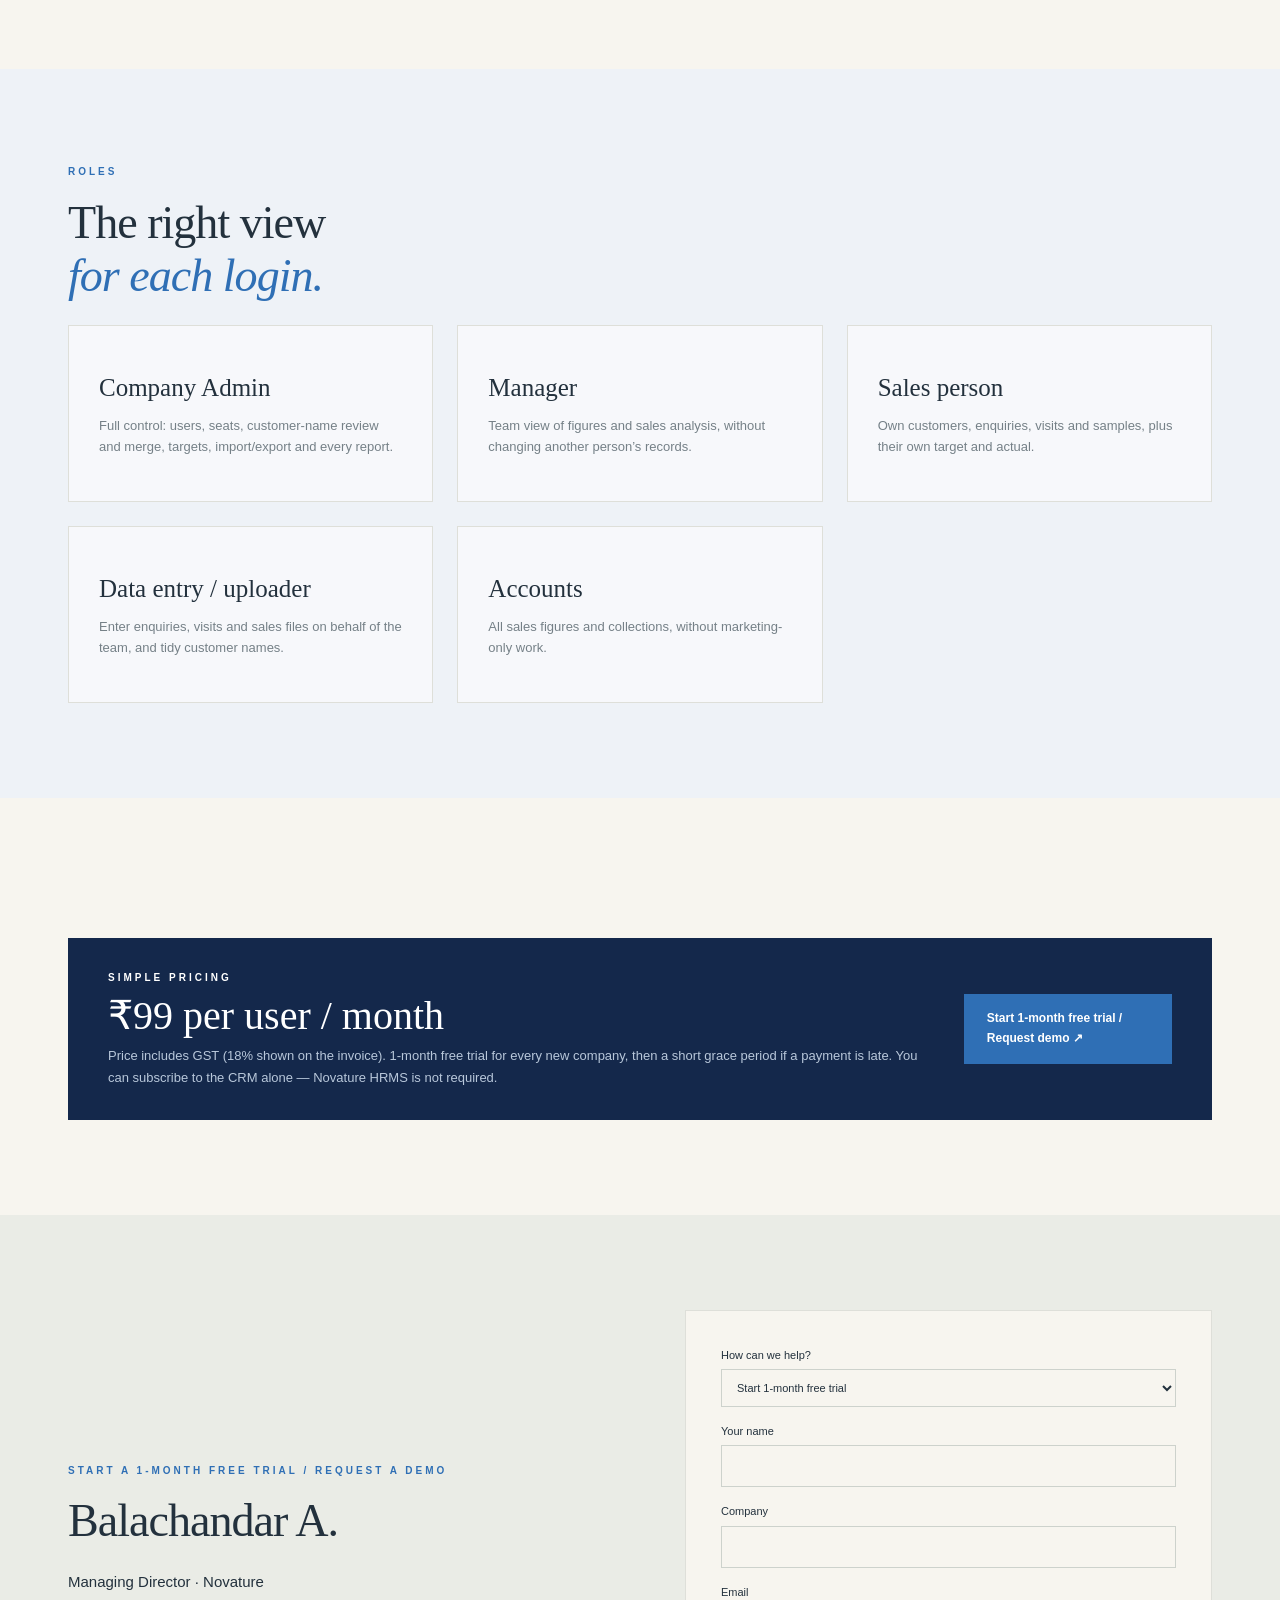
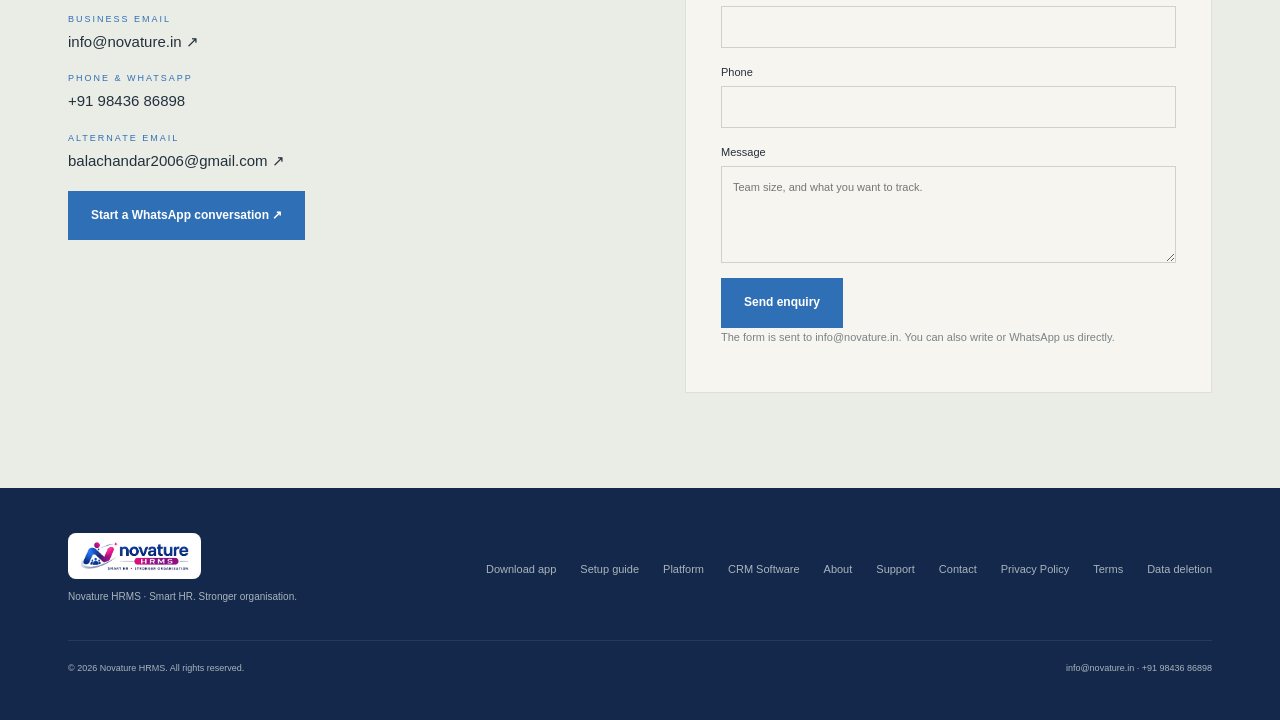
<file: crm.html>
<!doctype html>
<html lang="en">
<head>
<meta charset="utf-8">
<meta name="viewport" content="width=device-width,initial-scale=1">
<title>CRM Software for Marketing Team | Novature</title>
<meta name="description" content="Novature CRM for the marketing team: track enquiries, visits, samples, targets and sales analysis. Download the Android app or use the web app. 1-month free trial, then ₹99 per user per month including GST.">
<link rel="canonical" href="https://novature.in/crm.html">
<meta property="og:title" content="CRM Software for Marketing Team | Novature">
<meta property="og:description" content="Sales tracking for the marketing team. Download the Android app or open the web app. ₹99 per user per month including GST, with a 1-month free trial.">
<meta property="og:type" content="website">
<meta property="og:url" content="https://novature.in/crm.html">
<meta name="theme-color" content="#14284b">
<link rel="icon" href="assets/icon-192.png" type="image/png">
<link rel="apple-touch-icon" href="assets/icon-192.png">
<meta property="og:image" content="https://novature.in/assets/og-image.png">
<meta name="twitter:card" content="summary_large_image">
<link rel="stylesheet" href="assets/styles.css?v=crm2">
<script src="assets/site.js" defer></script>
<style>.btn.ghost.light{color:#fff!important;border-color:#ffffffb0!important;background:transparent!important}</style>
</head>
<body>
<div class="offer-bar" role="note"><div class="wrap offer-inner"><span class="offer-tag">OFFER</span><span><b>1 Month FREE trial</b> for every new company — then just <b>₹99 per user / month (including GST)</b>.</span><a class="offer-link" href="contact.html">Request a demo ↗</a></div></div>
<header><nav class="wrap nav" aria-label="Main navigation"><a class="brand" href="index.html"><img src="assets/novature_logo.png" alt="Novature HRMS – Smart HR, Stronger Organisation" width="190" height="57"></a><button class="menu" aria-controls="navlinks" aria-expanded="false">Menu</button><div class="links" id="navlinks"><a href="index.html">Home</a><a href="platform.html">Platform</a><a href="crm.html" aria-current="page">CRM Software</a><a href="industries.html">Industries</a><a href="implementation.html">Implementation</a><a href="guide.html">Setup guide</a><a href="support.html">Support</a><a href="about.html">About</a><a class="btn ghostnav" href="https://hrms.novature.in/app/">Web login ↗</a><a class="btn" href="download.html">Download app ↓</a></div></nav></header>
<main id="main">
<section class="pagehero"><div class="wrap">
<div class="breadcrumb"><a href="index.html">Home</a> / CRM Software</div>
<div class="eyebrow">NOVATURE CRM</div>
<h1>CRM Software<br><em>for the Marketing Team.</em></h1>
<p class="lead">Track enquiries, daily visits, samples, customer records, monthly targets and sales analysis in one place — on the web or on Android. Companies can use it on its own, or together with Novature HRMS.</p>
<div class="actions dlbtns">
  <a id="apk-download" class="btn big" href="downloads/Novature_CRM.apk" download="Novature_CRM.apk">Download Android App ↓</a>
  <a class="btn ghost big light" href="https://crm.novature.in/" target="_blank" rel="noopener">Open Web App ↗</a>
</div>
<div class="actions dlbtns">
  <a class="btn ghost big light" href="#trial">Start 1-month free trial / Request demo</a>
  <a class="btn ghost big light" href="https://wa.me/919843686898?text=Hello%20Novature%2C%20I%20would%20like%20a%201-month%20free%20trial%20of%20Novature%20CRM." target="_blank" rel="noopener noreferrer">WhatsApp ↗</a>
</div>
<p class="micro">Version 0.11 (build 1) · Android APK (Android 7.0 or later) · Coming soon on Play Store · Not on the App Store yet</p>
</div></section>

<section class="section"><div class="wrap">
<div class="eyebrow">GET THE APP</div>
<h2>Android APK now.<br><em>Play Store coming soon.</em></h2>
<p>The Novature CRM Android app is available as a direct APK download. It is <b>not yet published</b> on Google Play or the Apple App Store, so we do not show those store buttons. When it is listed, this page will be updated.</p>
<div class="cards three">
<article class="card"><span class="num">ANDROID APK</span><h3>Download for Android</h3><p>Install the signed Novature CRM app (package <code>in.novature.crm</code>, version 0.11). Allow installation from this source the first time, as with any APK outside Play Store.</p><a class="textlink" href="#apk-download">Download Android App ↑</a></article>
<article class="card"><span class="num">WEB APP</span><h3>Open in a browser</h3><p>Use the same login on a computer or phone browser — no installation required. Keep me signed in is available so people are not asked for the password every time.</p><a class="textlink" href="https://crm.novature.in/" target="_blank" rel="noopener">Open Web App ↗</a></article>
<article class="card"><span class="num">PLAY STORE</span><h3>Coming soon</h3><p>A Google Play listing is planned. There is no iOS App Store app yet; iPhone and iPad users can use the web app in the browser.</p></article>
</div>
<div class="guide" style="margin-top:40px">
<div class="gstep"><div class="gtext"><span class="num">01</span><h3>Download the app</h3><p>Tap <b>Download Android App</b> above. The file <b>Novature_CRM.apk</b> downloads to your phone. If Chrome asks whether to keep the file, tap <b>Download anyway</b>.</p></div></div>
<div class="gstep"><div class="gtext"><span class="num">02</span><h3>Allow installation from this source</h3><p>Open the downloaded file from the notification or the <b>Files / Downloads</b> app. The first time, Android asks for permission: tap <b>Settings</b> and switch on <b>Allow from this source</b> for Chrome or Files, then press back.</p><p class="small">Path on most phones: Settings → Apps → Special app access → Install unknown apps.</p></div></div>
<div class="gstep"><div class="gtext"><span class="num">03</span><h3>Install, open and sign in</h3><p>Tap <b>Install</b>. If Play Protect warns about an unknown developer, tap <b>More details → Install anyway</b>. Open the app and sign in with the email and password given by your Company Admin. You can change your password any time from <b>Change password</b> in the app.</p></div></div>
</div>
</div></section>

<section class="section"><div class="wrap">
<div class="eyebrow">WHAT THE MARKETING TEAM CAN DO</div>
<h2>From the first enquiry<br><em>to monthly sales figures.</em></h2>
<div class="cards">
<article class="card"><span class="num">01</span><h3>Dashboard and targets</h3><p>See year-to-date and last-month figures against each salesperson’s target. Company leaders set monthly targets; the team sees the same units everywhere — ₹ lakhs and tons.</p></article>
<article class="card"><span class="num">02</span><h3>Enquiries, visits and samples</h3><p>Salespeople log new enquiries, daily visit reports and sample collections. They can add a new customer name on the spot; a data-entry user reviews and corrects names later.</p></article>
<article class="card"><span class="num">03</span><h3>Sales upload and analysis</h3><p>The Company Admin can import and export customers, sales and targets at any time. Uploaded or imported figures show on the dashboard and sales analysis immediately.</p></article>
<article class="card"><span class="num">04</span><h3>Access that fits the team</h3><p>The company’s admin decides who can sign in, within the paid seats. After the company is on a trial or a paid subscription, every seated employee can use the app.</p></article>
</div>
</div></section>

<section class="section product"><div class="wrap">
<div class="eyebrow">ROLES</div>
<h2>The right view<br><em>for each login.</em></h2>
<div class="cards">
<article class="card"><h3>Company Admin</h3><p>Full control: users, seats, customer-name review and merge, targets, import/export and every report.</p></article>
<article class="card"><h3>Manager</h3><p>Team view of figures and sales analysis, without changing another person’s records.</p></article>
<article class="card"><h3>Sales person</h3><p>Own customers, enquiries, visits and samples, plus their own target and actual.</p></article>
<article class="card"><h3>Data entry / uploader</h3><p>Enter enquiries, visits and sales files on behalf of the team, and tidy customer names.</p></article>
<article class="card"><h3>Accounts</h3><p>All sales figures and collections, without marketing-only work.</p></article>
</div>
</div></section>

<section class="section"><div class="wrap">
<div class="pricing">
<div>
<div class="eyebrow" style="color:#fff">SIMPLE PRICING</div>
<h3>₹99 per user / month</h3>
<p>Price includes GST (18% shown on the invoice). 1-month free trial for every new company, then a short grace period if a payment is late. You can subscribe to the CRM alone — Novature HRMS is not required.</p>
</div>
<a class="btn" href="#trial">Start 1-month free trial / Request demo ↗</a>
</div>
</div></section>

<section id="trial" class="section contact"><div class="wrap split">
<div class="contactinfo">
<div class="eyebrow">START A 1-MONTH FREE TRIAL / REQUEST A DEMO</div>
<h2>Balachandar A.</h2>
<p>Managing Director · Novature</p>
<p><span class="label">BUSINESS EMAIL</span><a href="mailto:info@novature.in?subject=Novature%20CRM%20—%201-month%20free%20trial">info@novature.in ↗</a></p>
<p><span class="label">PHONE &amp; WHATSAPP</span><a href="tel:+919843686898">+91 98436 86898</a></p>
<p><span class="label">ALTERNATE EMAIL</span><a href="mailto:balachandar2006@gmail.com">balachandar2006@gmail.com ↗</a></p>
<a class="btn" href="https://wa.me/919843686898?text=Hello%20Novature%2C%20I%20would%20like%20a%201-month%20free%20trial%20of%20Novature%20CRM." target="_blank" rel="noopener noreferrer">Start a WhatsApp conversation ↗</a>
</div>
<form id="demoform" action="https://formsubmit.co/info@novature.in" method="POST">
<input type="hidden" name="_subject" value="Novature CRM — Website enquiry">
<input type="hidden" name="_template" value="table">
<input type="hidden" name="_next" value="https://novature.in/thank-you.html">
<input type="text" name="_honey" tabindex="-1" autocomplete="off" aria-hidden="true" style="display:none">
<label>How can we help?
<select name="request">
<option>Start 1-month free trial</option>
<option>CRM product demo</option>
<option>CRM commercial enquiry</option>
<option>CRM + HRMS together</option>
<option>Application support</option>
</select>
</label>
<label>Your name<input type="text" name="name" required></label>
<label>Company<input type="text" name="company" required></label>
<label>Email<input type="email" name="email" required></label>
<label>Phone<input type="tel" name="phone"></label>
<label>Message<textarea name="message" rows="4" placeholder="Team size, and what you want to track."></textarea></label>
<button class="btn" type="submit">Send enquiry</button>
<p class="formnotice">The form is sent to info@novature.in. You can also write or WhatsApp us directly.</p>
</form>
</div></section>
</main>
<footer><div class="wrap"><div class="foot"><div><a class="brand fbrand" href="index.html"><img src="assets/novature_logo.png" alt="Novature HRMS" width="170" height="51"></a><p>Novature HRMS · Smart HR. Stronger organisation.</p></div><div class="footnav"><a href="download.html">Download app</a><a href="guide.html">Setup guide</a><a href="platform.html">Platform</a><a href="crm.html">CRM Software</a><a href="about.html">About</a><a href="support.html">Support</a><a href="contact.html">Contact</a><a href="privacy.html">Privacy Policy</a><a href="terms.html">Terms</a><a href="data-deletion.html">Data deletion</a></div></div><div class="copyright"><span>© 2026 Novature HRMS. All rights reserved.</span><span><a href="mailto:info@novature.in">info@novature.in</a> · <a href="tel:+919843686898">+91 98436 86898</a></span></div></div></footer>
</body>
</html>
</file>
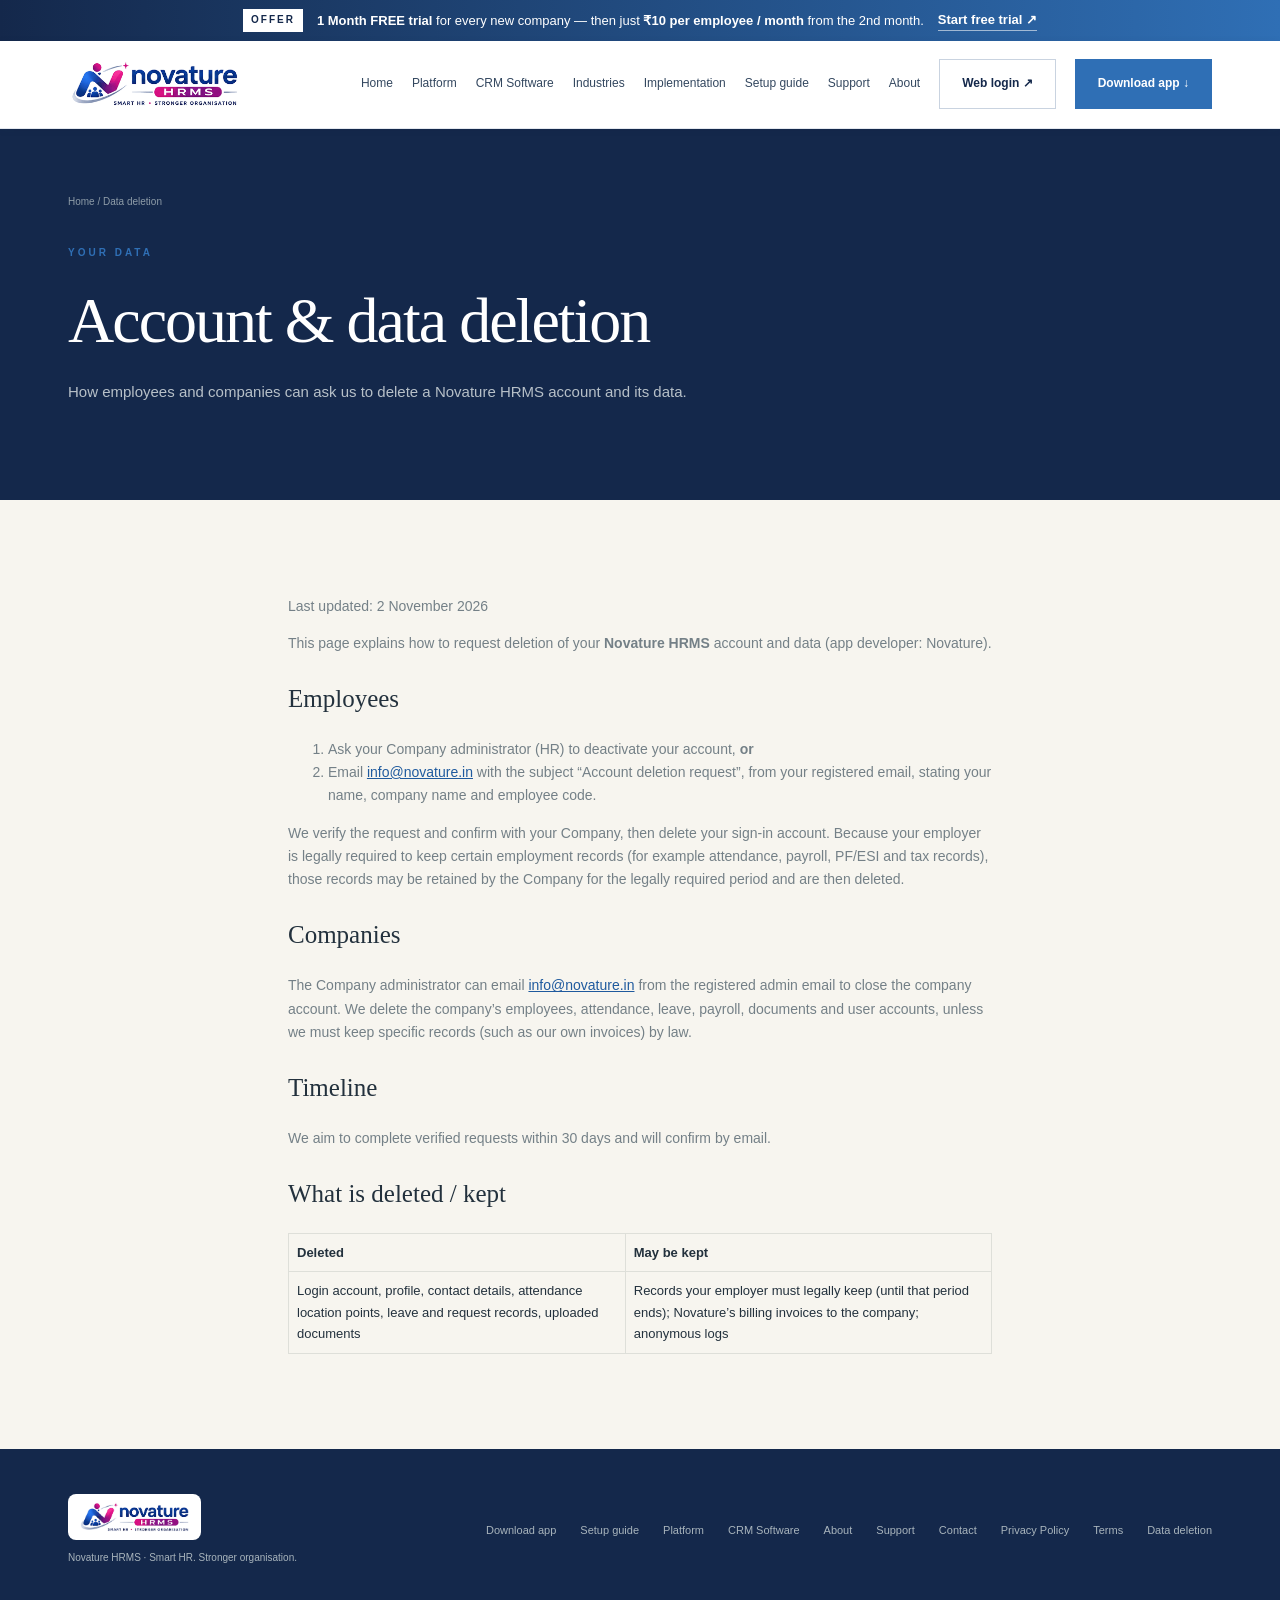
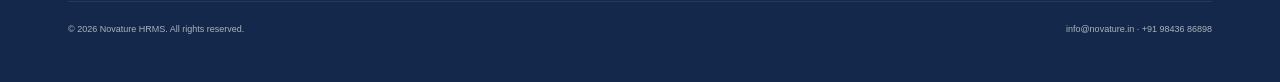
<file: data-deletion.html>
<!doctype html><html lang="en"><head><meta charset="utf-8"><meta name="viewport" content="width=device-width,initial-scale=1"><title>Account & Data Deletion | Novature HRMS</title><meta name="description" content="How to request deletion of your Novature HRMS account and data."><link rel="canonical" href="https://novature.in/data-deletion.html"><meta property="og:title" content="Account & Data Deletion | Novature HRMS"><meta property="og:description" content="How to request deletion of your Novature HRMS account and data."><meta property="og:type" content="website"><meta property="og:url" content="https://novature.in/about.html"><meta name="theme-color" content="#14284b"><link rel="icon" href="assets/icon-192.png" type="image/png"><link rel="apple-touch-icon" href="assets/icon-192.png"><meta property="og:image" content="https://novature.in/assets/og-image.png"><meta name="twitter:card" content="summary_large_image"><link rel="stylesheet" href="assets/styles.css"><script src="assets/site.js" defer></script></head><body><div class="offer-bar" role="note"><div class="wrap offer-inner"><span class="offer-tag">OFFER</span><span><b>1 Month FREE trial</b> for every new company — then just <b>₹10 per employee / month</b> from the 2nd month.</span><a class="offer-link" href="https://hrms.novature.in/app/" target="_blank" rel="noopener">Start free trial ↗</a></div></div><a class="skip" href="#main" style="position:absolute;left:-9999px" onfocus="this.style.left='15px'" onblur="this.style.left='-9999px'">Skip to content</a><header><nav class="wrap nav" aria-label="Main navigation"><a class="brand" href="index.html"><img src="assets/novature_logo.png" alt="Novature HRMS – Smart HR, Stronger Organisation" width="190" height="57"></a><button class="menu" aria-controls="navlinks" aria-expanded="false">Menu</button><div class="links" id="navlinks"><a href="index.html">Home</a><a href="platform.html">Platform</a><a href="crm.html">CRM Software</a><a href="industries.html">Industries</a><a href="implementation.html">Implementation</a><a href="guide.html">Setup guide</a><a href="support.html">Support</a><a href="about.html">About</a><a class="btn ghostnav" href="https://hrms.novature.in/app/">Web login ↗</a><a class="btn" href="download.html">Download app ↓</a></div></nav></header><main id="main"><section class="pagehero"><div class="wrap"><div class="breadcrumb">Home / Data deletion</div><div class="eyebrow">YOUR DATA</div><h1>Account &amp; data deletion</h1><p class="lead">How employees and companies can ask us to delete a Novature HRMS account and its data.</p></div></section><section class="section"><div class="wrap privacy legal"><p class="muted">Last updated: 2 November 2026</p>

<p>This page explains how to request deletion of your <b>Novature HRMS</b> account and data (app developer: Novature).</p>
<h3>Employees</h3><ol><li>Ask your Company administrator (HR) to deactivate your account, <b>or</b></li><li>Email <a href="mailto:info@novature.in?subject=Account%20deletion%20request">info@novature.in</a> with the subject “Account deletion request”, from your registered email, stating your name, company name and employee code.</li></ol>
<p>We verify the request and confirm with your Company, then delete your sign-in account. Because your employer is legally required to keep certain employment records (for example attendance, payroll, PF/ESI and tax records), those records may be retained by the Company for the legally required period and are then deleted.</p>
<h3>Companies</h3><p>The Company administrator can email <a href="mailto:info@novature.in?subject=Company%20data%20deletion">info@novature.in</a> from the registered admin email to close the company account. We delete the company’s employees, attendance, leave, payroll, documents and user accounts, unless we must keep specific records (such as our own invoices) by law.</p>
<h3>Timeline</h3><p>We aim to complete verified requests within 30 days and will confirm by email.</p>
<h3>What is deleted / kept</h3><table><tr><th>Deleted</th><th>May be kept</th></tr><tr><td>Login account, profile, contact details, attendance location points, leave and request records, uploaded documents</td><td>Records your employer must legally keep (until that period ends); Novature’s billing invoices to the company; anonymous logs</td></tr></table>
</div></section></main><footer><div class="wrap"><div class="foot"><div><a class="brand fbrand" href="index.html"><img src="assets/novature_logo.png" alt="Novature HRMS" width="170" height="51"></a><p>Novature HRMS · Smart HR. Stronger organisation.</p></div><div class="footnav"><a href="download.html">Download app</a><a href="guide.html">Setup guide</a><a href="platform.html">Platform</a><a href="crm.html">CRM Software</a><a href="about.html">About</a><a href="support.html">Support</a><a href="contact.html">Contact</a><a href="privacy.html">Privacy Policy</a><a href="terms.html">Terms</a><a href="data-deletion.html">Data deletion</a></div></div><div class="copyright"><span>© 2026 Novature HRMS. All rights reserved.</span><span><a href="mailto:info@novature.in">info@novature.in</a> · <a href="tel:+919843686898">+91 98436 86898</a></span></div></div></footer></body></html>
</file>
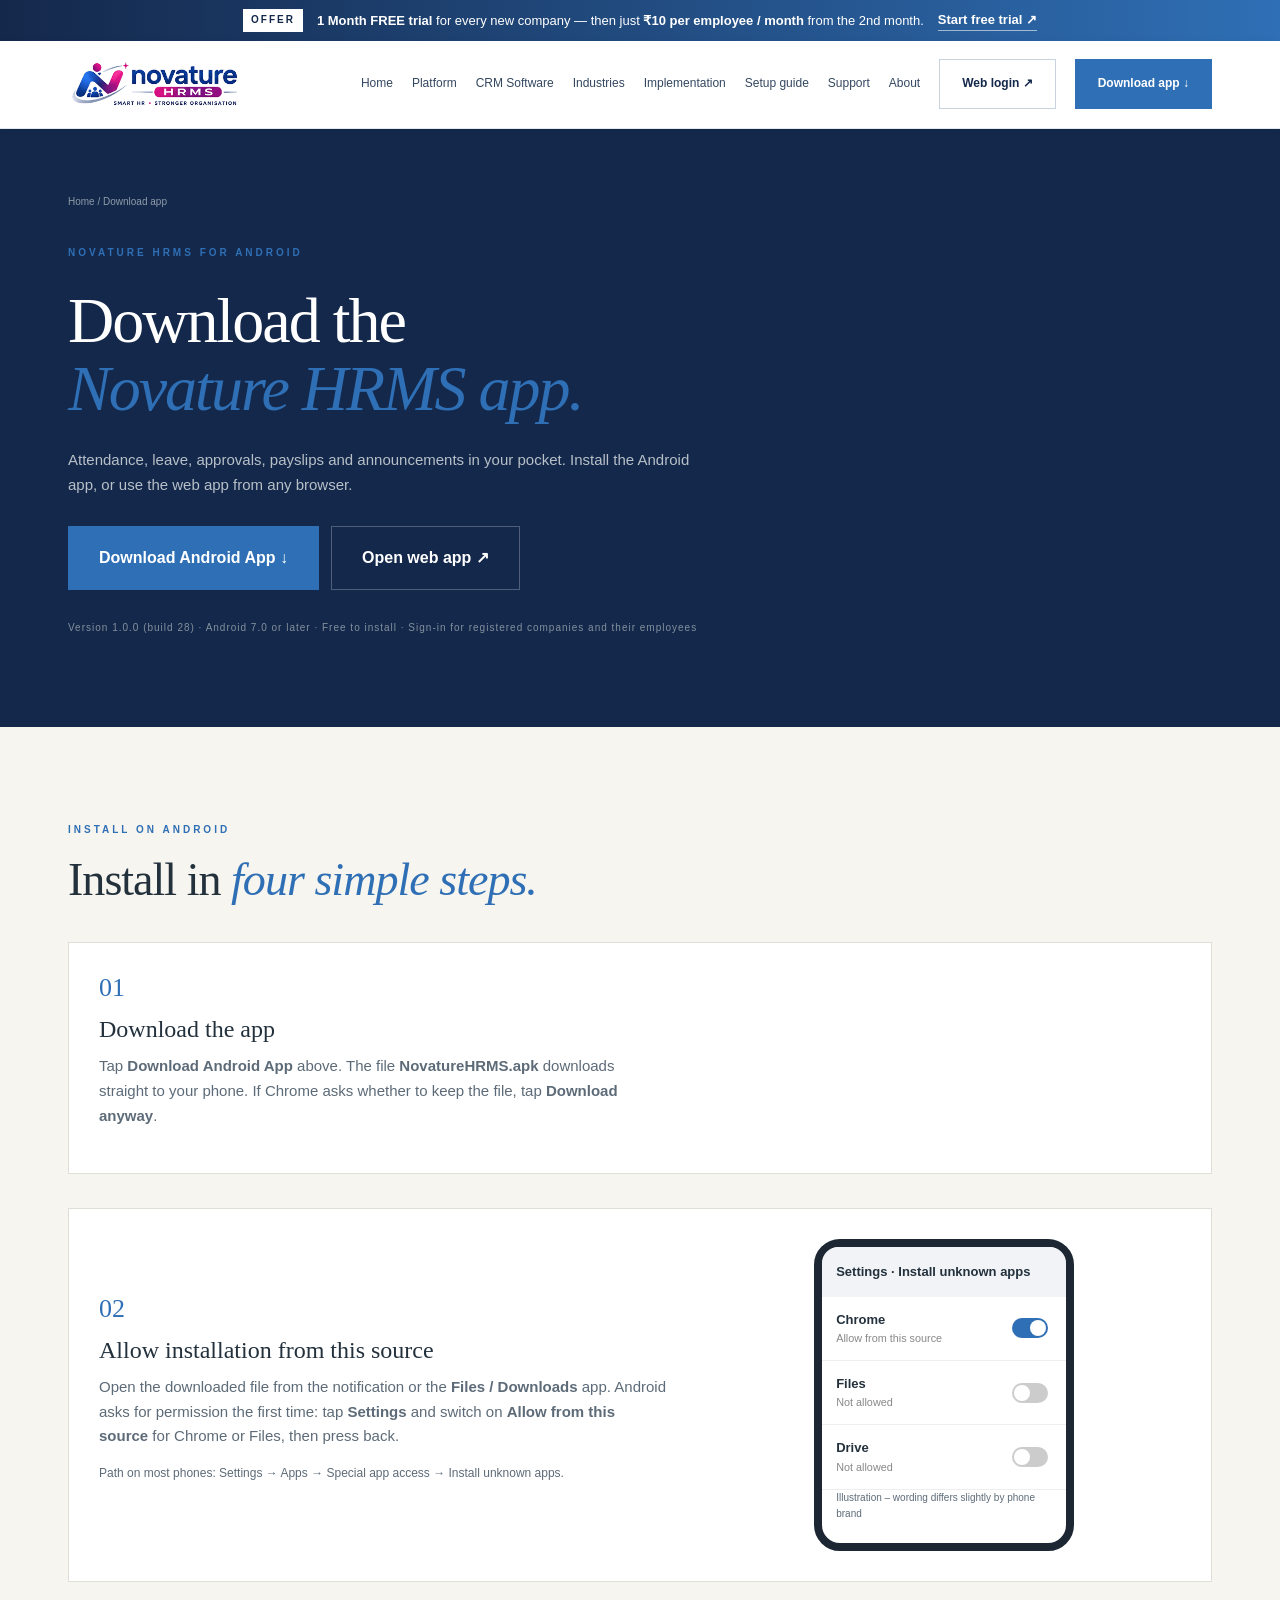
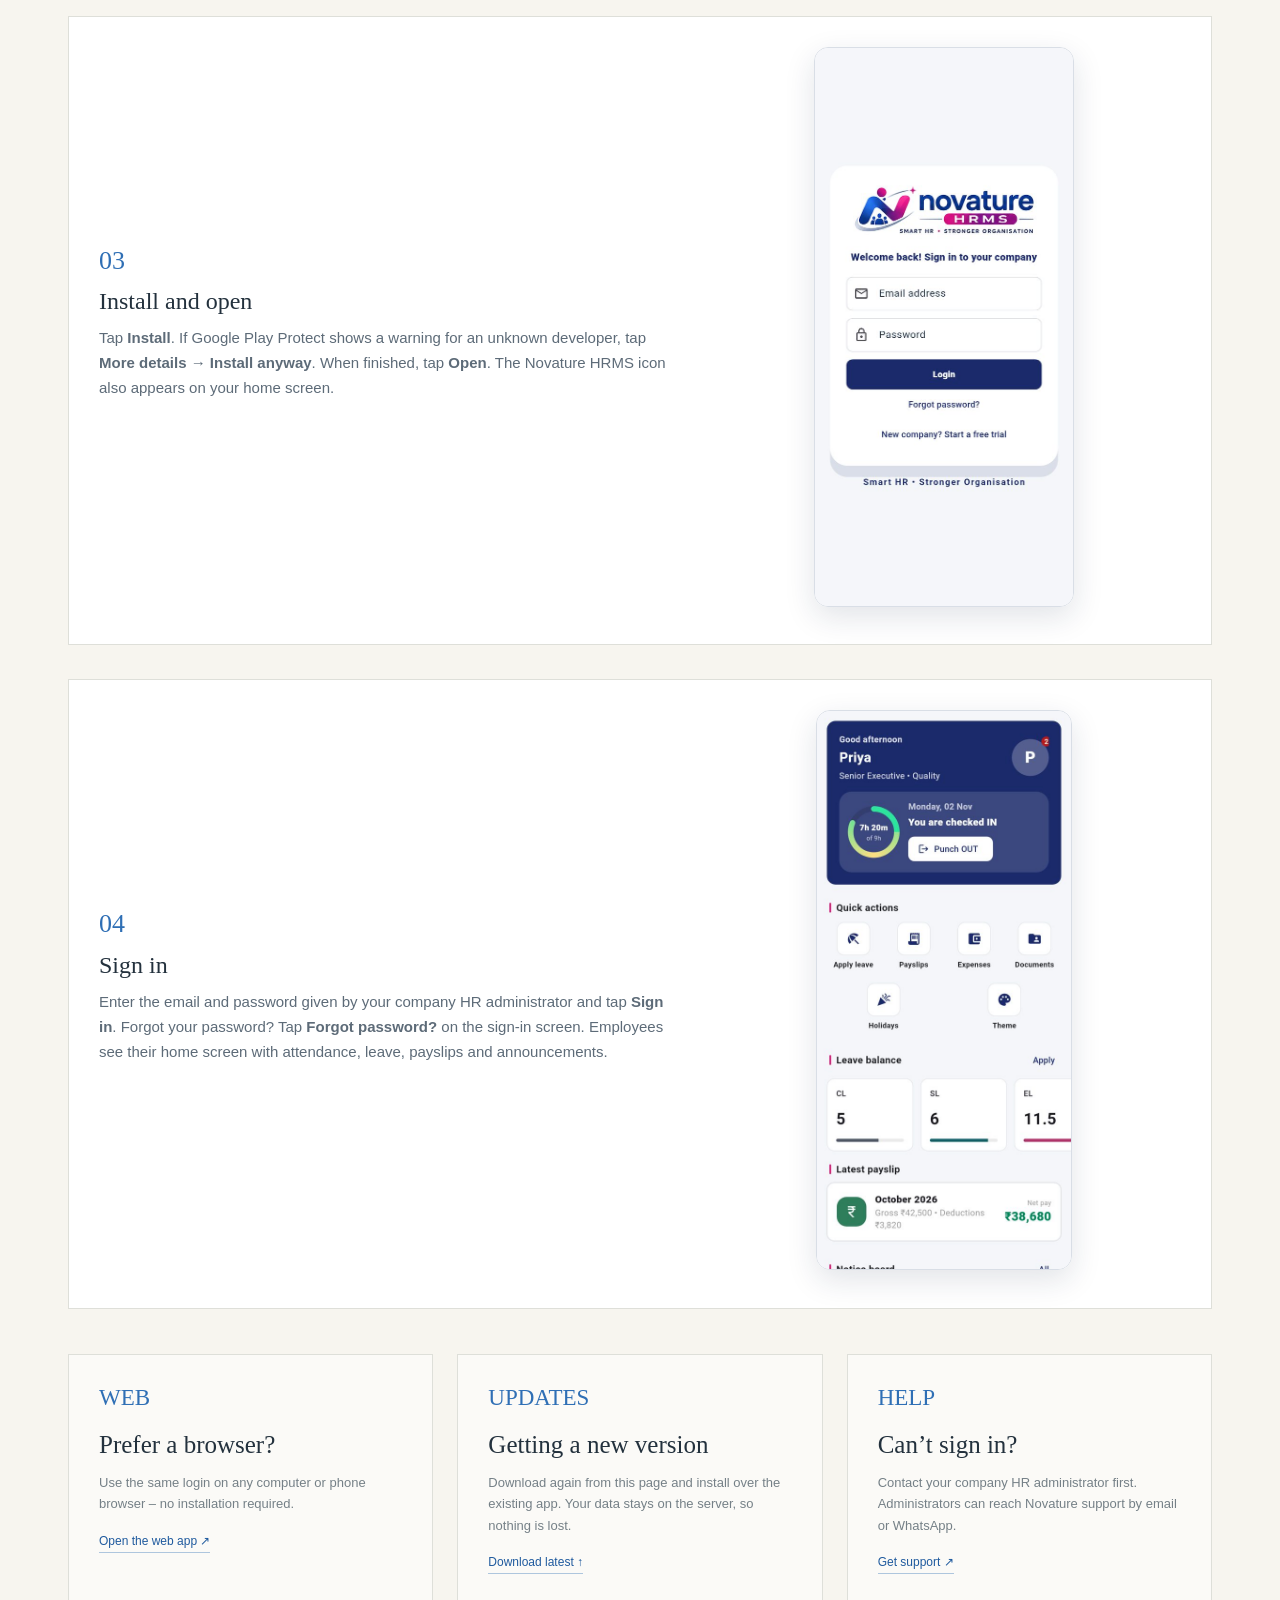
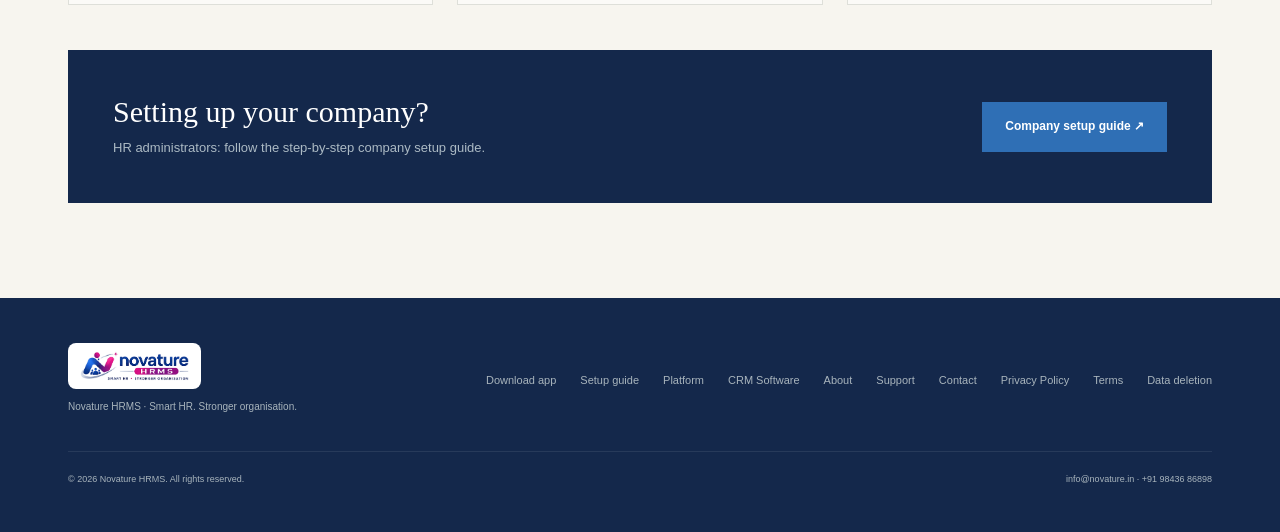
<file: download.html>
<!doctype html><html lang="en"><head><meta charset="utf-8"><meta name="viewport" content="width=device-width,initial-scale=1"><title>Download the Android app | Novature HRMS</title><meta name="description" content="Download the Novature HRMS Android app and follow simple install and sign-in steps with screenshots."><link rel="canonical" href="https://novature.in/download.html"><meta property="og:title" content="Download the Android app | Novature HRMS"><meta property="og:description" content="Download the Novature HRMS Android app and follow simple install and sign-in steps with screenshots."><meta property="og:type" content="website"><meta property="og:url" content="https://novature.in/download.html"><meta name="theme-color" content="#14284b"><link rel="icon" href="assets/icon-192.png" type="image/png"><link rel="apple-touch-icon" href="assets/icon-192.png"><meta property="og:image" content="https://novature.in/assets/og-image.png"><meta name="twitter:card" content="summary_large_image"><link rel="stylesheet" href="assets/styles.css"><script src="assets/site.js" defer></script></head><body><div class="offer-bar" role="note"><div class="wrap offer-inner"><span class="offer-tag">OFFER</span><span><b>1 Month FREE trial</b> for every new company — then just <b>₹10 per employee / month</b> from the 2nd month.</span><a class="offer-link" href="https://hrms.novature.in/app/" target="_blank" rel="noopener">Start free trial ↗</a></div></div><a class="skip" href="#main" style="position:absolute;left:-9999px" onfocus="this.style.left='15px'" onblur="this.style.left='-9999px'">Skip to content</a><header><nav class="wrap nav" aria-label="Main navigation"><a class="brand" href="index.html"><img src="assets/novature_logo.png" alt="Novature HRMS – Smart HR, Stronger Organisation" width="190" height="57"></a><button class="menu" aria-controls="navlinks" aria-expanded="false">Menu</button><div class="links" id="navlinks"><a href="index.html">Home</a><a href="platform.html">Platform</a><a href="crm.html">CRM Software</a><a href="industries.html">Industries</a><a href="implementation.html">Implementation</a><a href="guide.html">Setup guide</a><a href="support.html">Support</a><a href="about.html">About</a><a class="btn ghostnav" href="https://hrms.novature.in/app/">Web login ↗</a><a class="btn" href="download.html" aria-current="page">Download app ↓</a></div></nav></header><main id="main"><section class="pagehero"><div class="wrap"><div class="breadcrumb">Home / Download app</div><div class="eyebrow">NOVATURE HRMS FOR ANDROID</div><h1>Download the<br><em>Novature HRMS app.</em></h1><p class="lead">Attendance, leave, approvals, payslips and announcements in your pocket. Install the Android app, or use the web app from any browser.</p><div class="actions dlbtns"><!-- APK: Novature HRMS 1.0.0 (build 28), GitHub release --><a id="apk-download" class="btn big" href="https://github.com/balachandarhr/novaturehrms-site/releases/latest/download/NovatureHRMS.apk" target="_blank" rel="noopener">Download Android App ↓</a><a class="btn ghost big" href="https://hrms.novature.in/app/" target="_blank" rel="noopener">Open web app ↗</a></div><p class="micro">Version 1.0.0 (build 28) · Android 7.0 or later · Free to install · Sign-in for registered companies and their employees</p></div></section><section class="section"><div class="wrap"><div class="eyebrow">INSTALL ON ANDROID</div><h2>Install in <em>four simple steps.</em></h2><div class="guide"><div class="gstep"><div class="gtext"><span class="num">01</span><h3>Download the app</h3><p>Tap <b>Download Android App</b> above. The file <b>NovatureHRMS.apk</b> downloads straight to your phone. If Chrome asks whether to keep the file, tap <b>Download anyway</b>.</p></div></div><div class="gstep"><div class="gtext"><span class="num">02</span><h3>Allow installation from this source</h3><p>Open the downloaded file from the notification or the <b>Files / Downloads</b> app. Android asks for permission the first time: tap <b>Settings</b> and switch on <b>Allow from this source</b> for Chrome or Files, then press back.</p><p class="small">Path on most phones: Settings → Apps → Special app access → Install unknown apps.</p></div><figure class="shot mock" aria-label="Illustration of the Android Install unknown apps setting"><div class="mphone"><div class="mbar">Settings · Install unknown apps</div><div class="mrow"><b>Chrome</b><small>Allow from this source</small><i class="tog on"></i></div><div class="mrow"><b>Files</b><small>Not allowed</small><i class="tog"></i></div><div class="mrow"><b>Drive</b><small>Not allowed</small><i class="tog"></i></div><p class="mcap">Illustration – wording differs slightly by phone brand</p></div></figure></div><div class="gstep"><div class="gtext"><span class="num">03</span><h3>Install and open</h3><p>Tap <b>Install</b>. If Google Play Protect shows a warning for an unknown developer, tap <b>More details → Install anyway</b>. When finished, tap <b>Open</b>. The Novature HRMS icon also appears on your home screen.</p></div><figure class="shot"><img src="assets/shots/01_login.jpg" alt="Novature HRMS sign-in screen" loading="lazy"></figure></div><div class="gstep"><div class="gtext"><span class="num">04</span><h3>Sign in</h3><p>Enter the email and password given by your company HR administrator and tap <b>Sign in</b>. Forgot your password? Tap <b>Forgot password?</b> on the sign-in screen. Employees see their home screen with attendance, leave, payslips and announcements.</p></div><figure class="shot"><img src="assets/shots/05_employee_home.jpg" alt="Employee home screen in Novature HRMS" loading="lazy"></figure></div></div><div class="cards three"><article class="card"><span class="num">WEB</span><h3>Prefer a browser?</h3><p>Use the same login on any computer or phone browser – no installation required.</p><a class="textlink" href="https://hrms.novature.in/app/">Open the web app ↗</a></article><article class="card"><span class="num">UPDATES</span><h3>Getting a new version</h3><p>Download again from this page and install over the existing app. Your data stays on the server, so nothing is lost.</p><a class="textlink" href="#apk-download">Download latest ↑</a></article><article class="card"><span class="num">HELP</span><h3>Can’t sign in?</h3><p>Contact your company HR administrator first. Administrators can reach Novature support by email or WhatsApp.</p><a class="textlink" href="support.html">Get support ↗</a></article></div>
<div class="callout"><div><h3>Setting up your company?</h3><p>HR administrators: follow the step-by-step company setup guide.</p></div><a class="btn" href="guide.html">Company setup guide ↗</a></div></div></section>
</main><footer><div class="wrap"><div class="foot"><div><a class="brand fbrand" href="index.html"><img src="assets/novature_logo.png" alt="Novature HRMS" width="170" height="51"></a><p>Novature HRMS · Smart HR. Stronger organisation.</p></div><div class="footnav"><a href="download.html">Download app</a><a href="guide.html">Setup guide</a><a href="platform.html">Platform</a><a href="crm.html">CRM Software</a><a href="about.html">About</a><a href="support.html">Support</a><a href="contact.html">Contact</a><a href="privacy.html">Privacy Policy</a><a href="terms.html">Terms</a><a href="data-deletion.html">Data deletion</a></div></div><div class="copyright"><span>© 2026 Novature HRMS. All rights reserved.</span><span><a href="mailto:info@novature.in">info@novature.in</a> · <a href="tel:+919843686898">+91 98436 86898</a></span></div></div></footer></body></html>
</file>
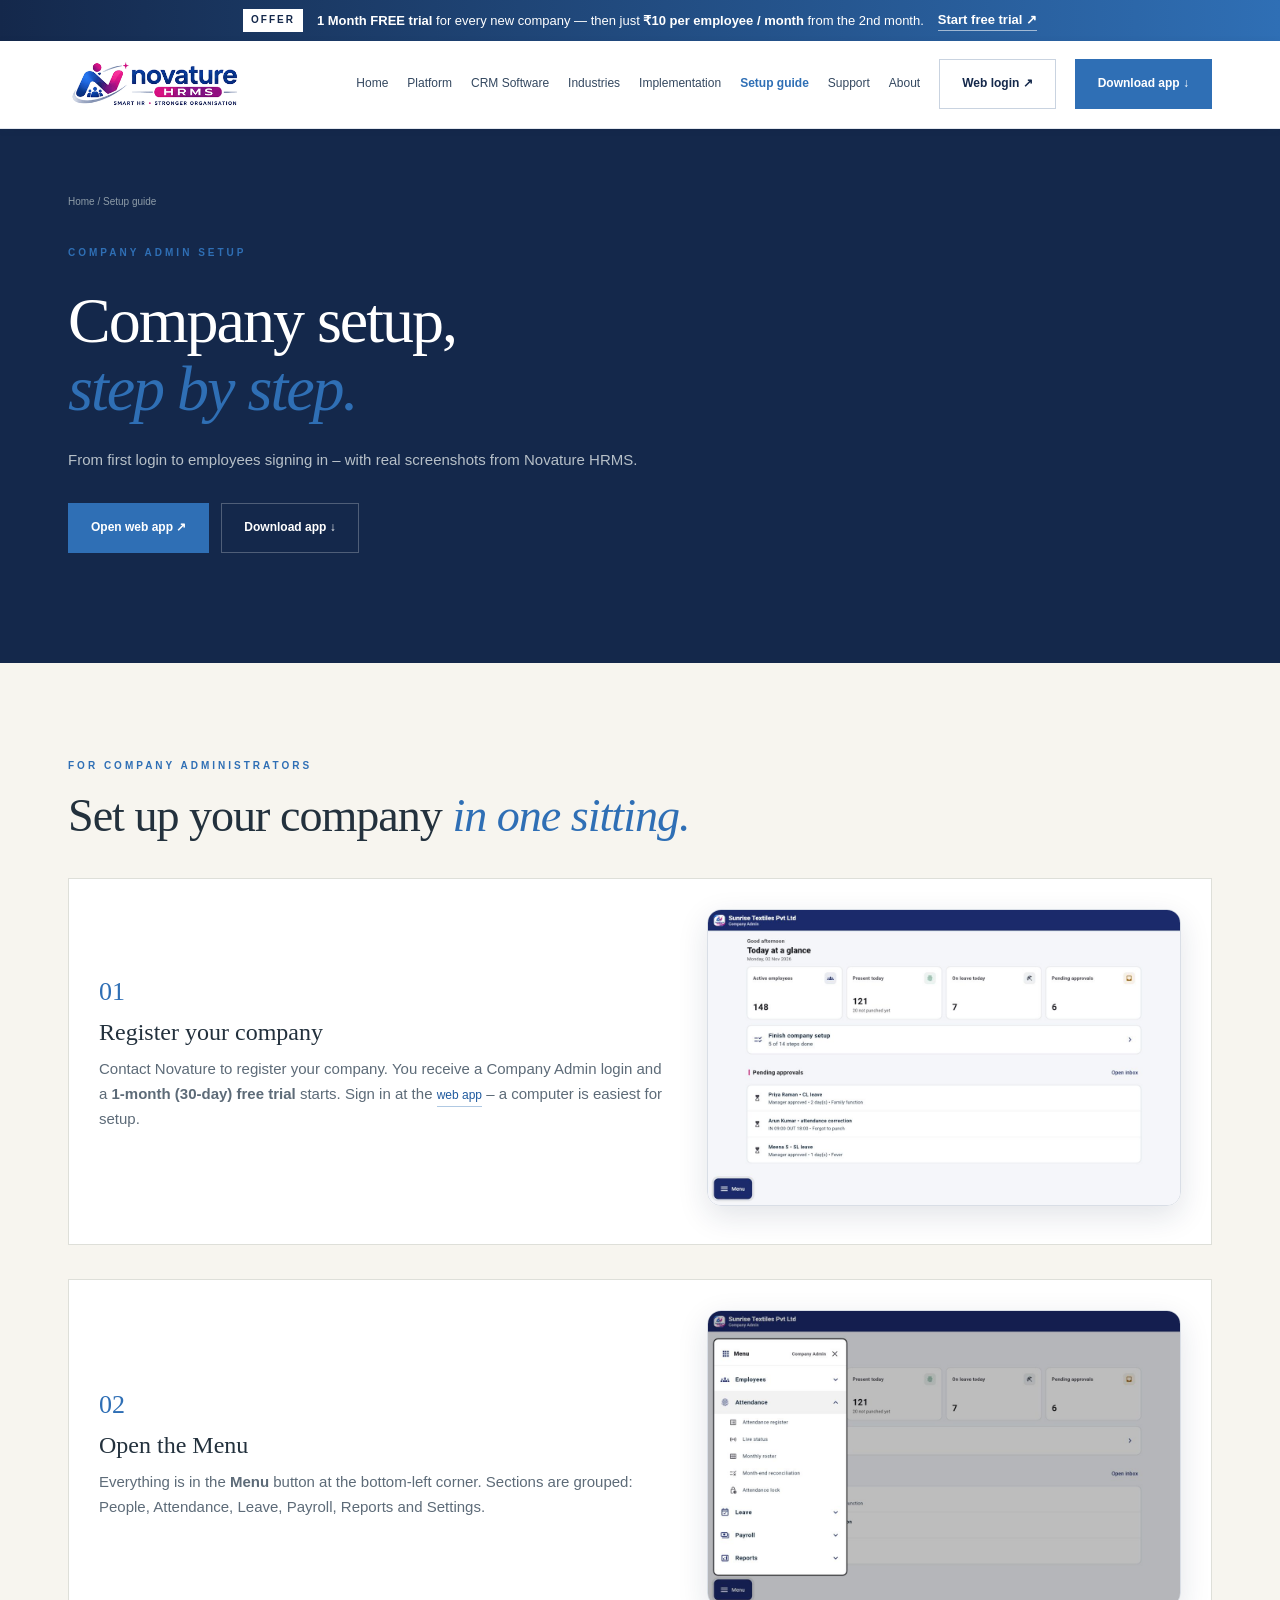
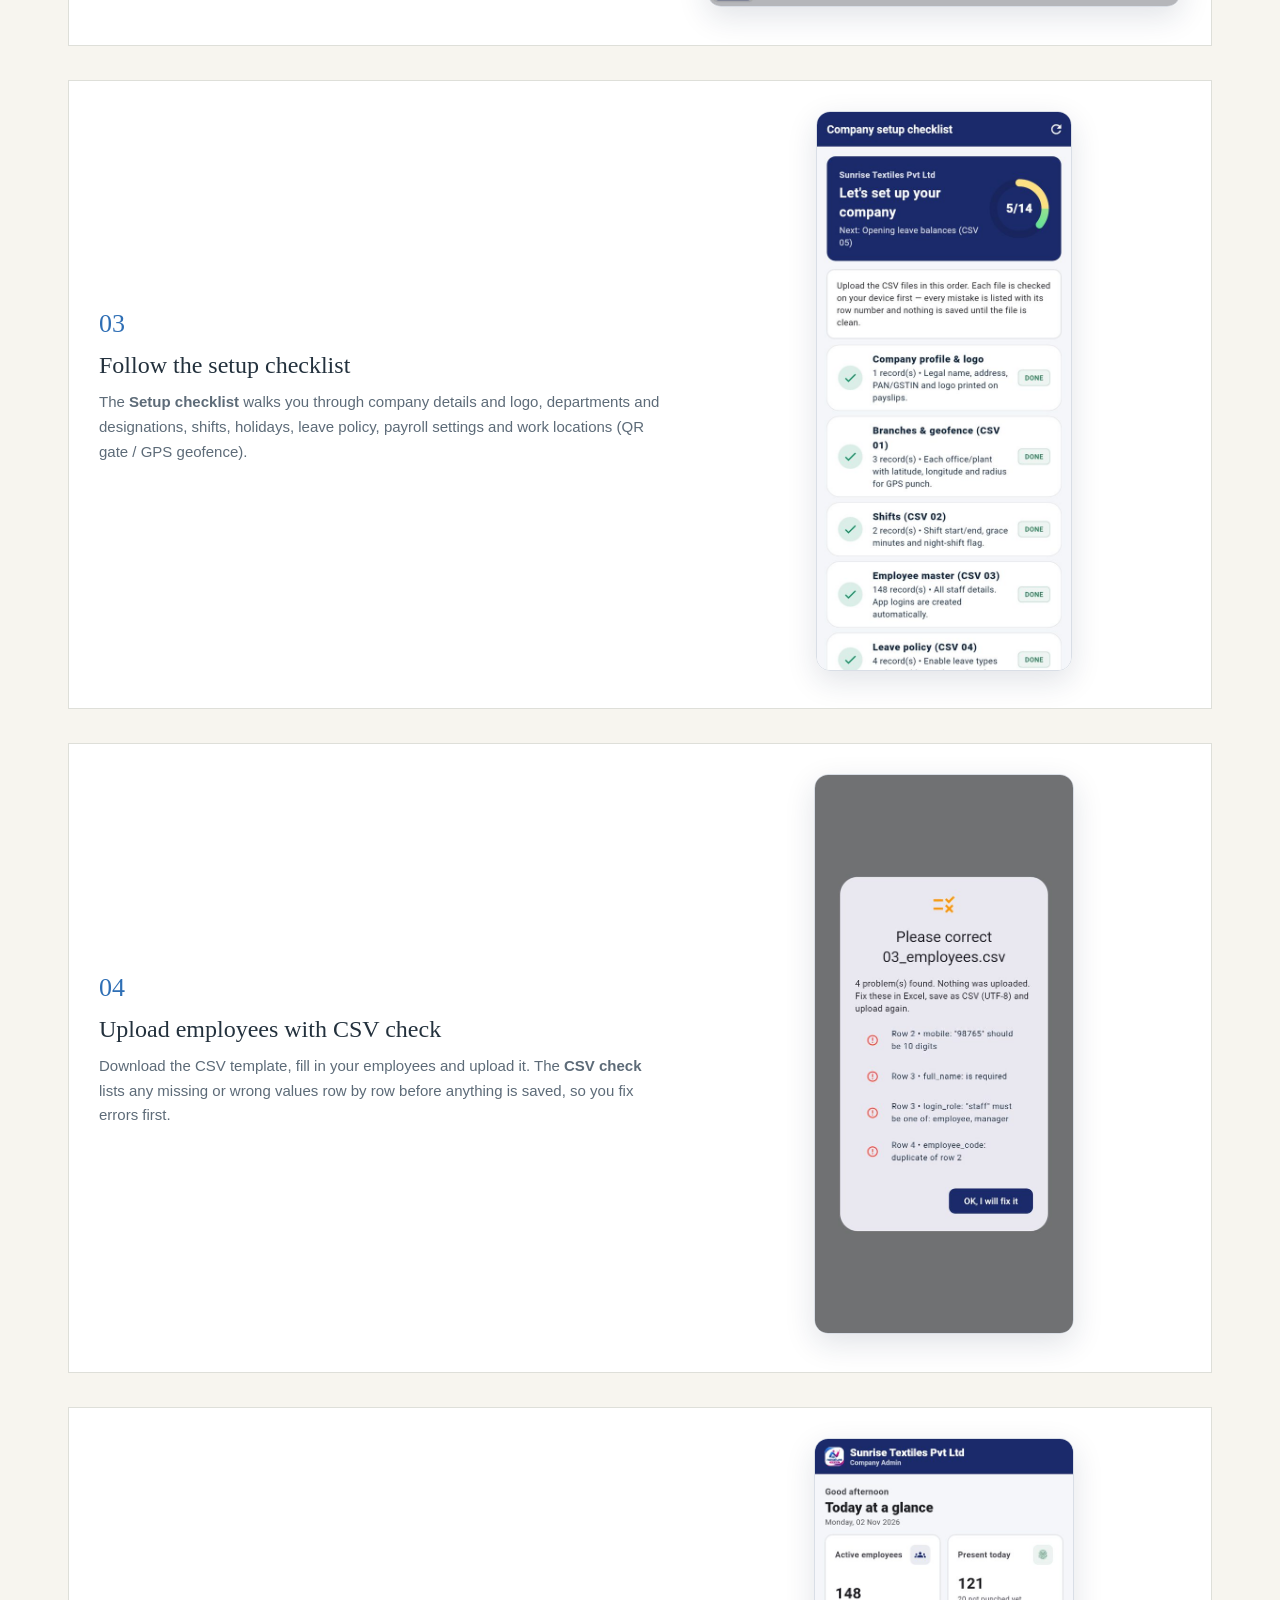
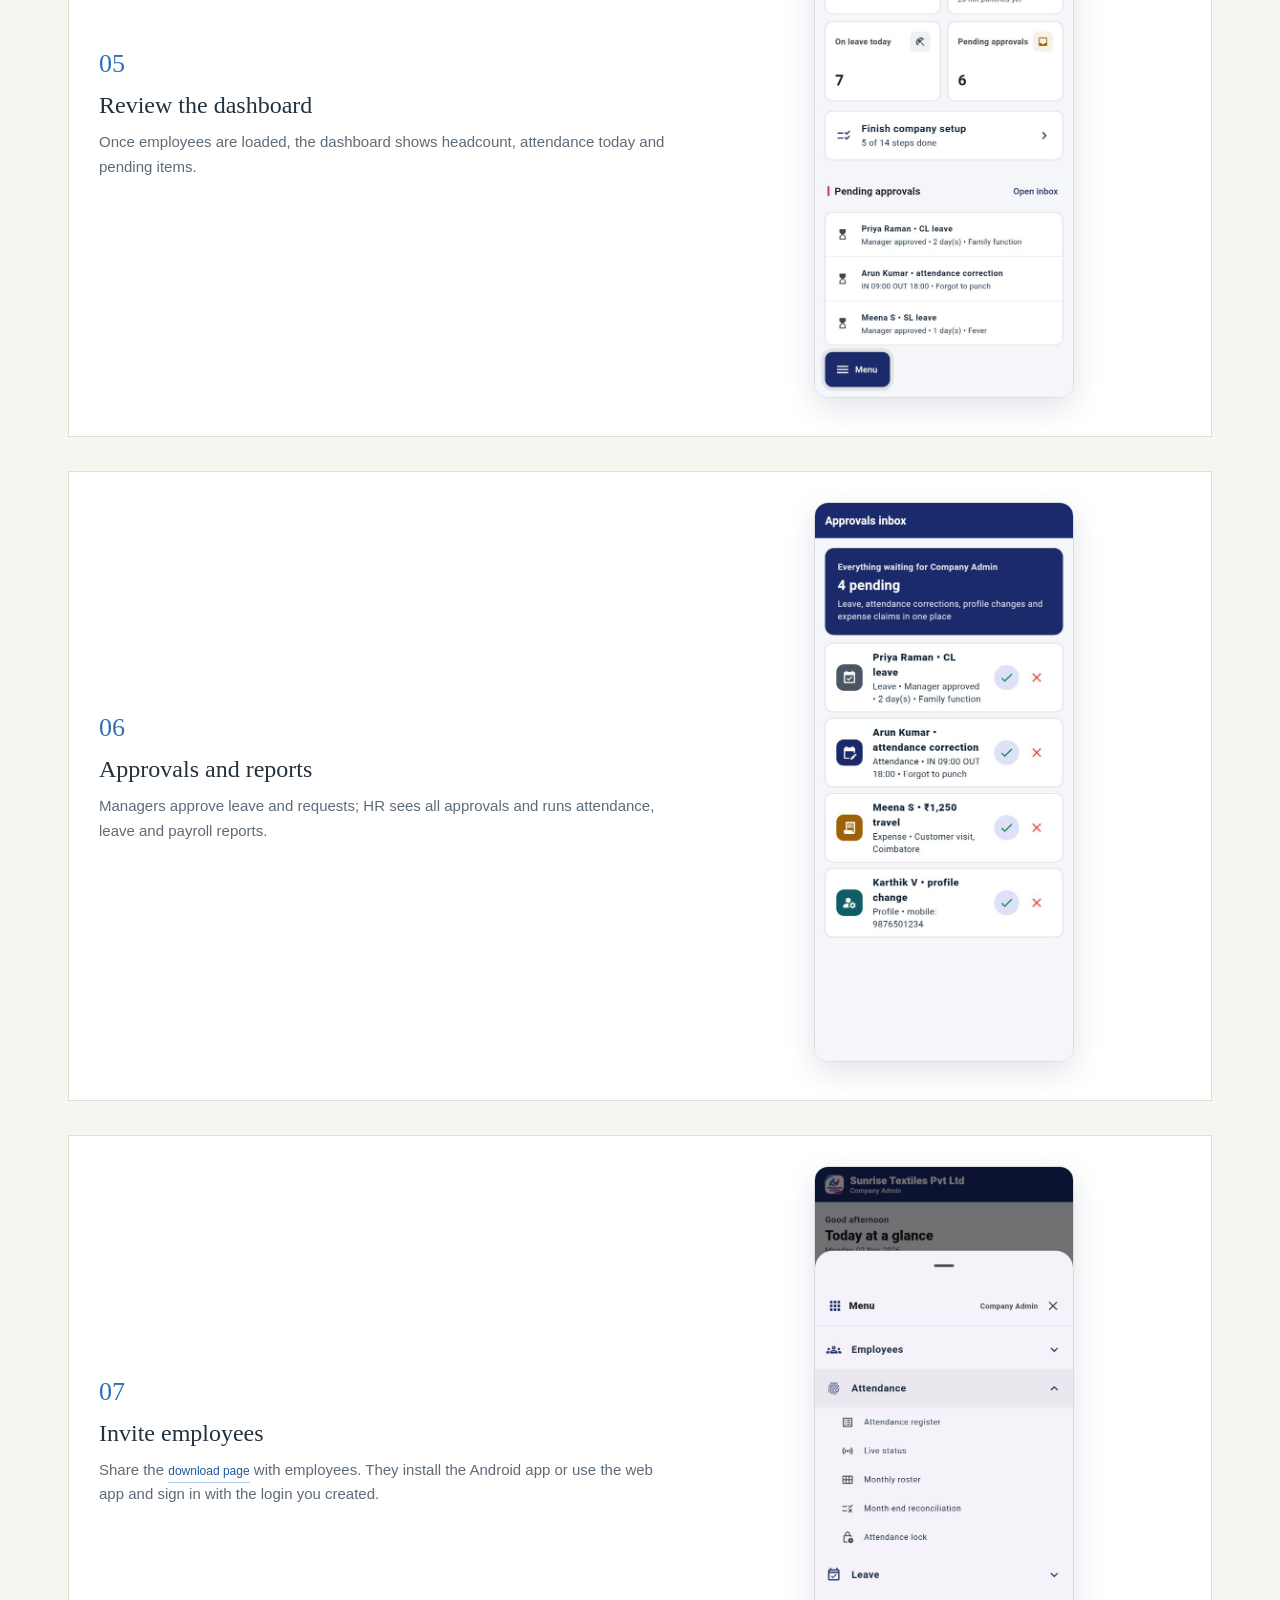
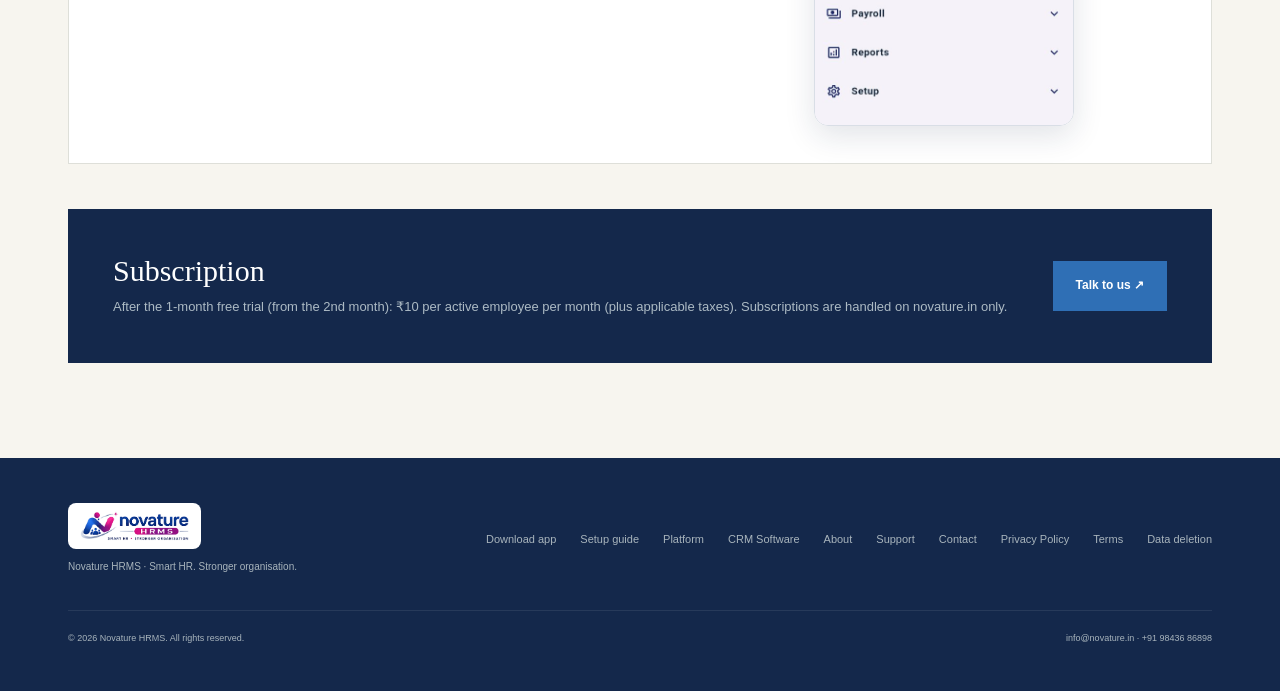
<file: guide.html>
<!doctype html><html lang="en"><head><meta charset="utf-8"><meta name="viewport" content="width=device-width,initial-scale=1"><title>Company setup guide | Novature HRMS</title><meta name="description" content="Step-by-step Novature HRMS company admin setup guide with screenshots: checklist, CSV employee upload, approvals and reports."><link rel="canonical" href="https://novature.in/guide.html"><meta property="og:title" content="Company setup guide | Novature HRMS"><meta property="og:description" content="Step-by-step Novature HRMS company admin setup guide with screenshots: checklist, CSV employee upload, approvals and reports."><meta property="og:type" content="website"><meta property="og:url" content="https://novature.in/guide.html"><meta name="theme-color" content="#14284b"><link rel="icon" href="assets/icon-192.png" type="image/png"><link rel="apple-touch-icon" href="assets/icon-192.png"><meta property="og:image" content="https://novature.in/assets/og-image.png"><meta name="twitter:card" content="summary_large_image"><link rel="stylesheet" href="assets/styles.css"><script src="assets/site.js" defer></script></head><body><div class="offer-bar" role="note"><div class="wrap offer-inner"><span class="offer-tag">OFFER</span><span><b>1 Month FREE trial</b> for every new company — then just <b>₹10 per employee / month</b> from the 2nd month.</span><a class="offer-link" href="https://hrms.novature.in/app/" target="_blank" rel="noopener">Start free trial ↗</a></div></div><a class="skip" href="#main" style="position:absolute;left:-9999px" onfocus="this.style.left='15px'" onblur="this.style.left='-9999px'">Skip to content</a><header><nav class="wrap nav" aria-label="Main navigation"><a class="brand" href="index.html"><img src="assets/novature_logo.png" alt="Novature HRMS – Smart HR, Stronger Organisation" width="190" height="57"></a><button class="menu" aria-controls="navlinks" aria-expanded="false">Menu</button><div class="links" id="navlinks"><a href="index.html">Home</a><a href="platform.html">Platform</a><a href="crm.html">CRM Software</a><a href="industries.html">Industries</a><a href="implementation.html">Implementation</a><a href="guide.html" aria-current="page">Setup guide</a><a href="support.html">Support</a><a href="about.html">About</a><a class="btn ghostnav" href="https://hrms.novature.in/app/">Web login ↗</a><a class="btn" href="download.html">Download app ↓</a></div></nav></header><main id="main"><section class="pagehero"><div class="wrap"><div class="breadcrumb">Home / Setup guide</div><div class="eyebrow">COMPANY ADMIN SETUP</div><h1>Company setup,<br><em>step by step.</em></h1><p class="lead">From first login to employees signing in – with real screenshots from Novature HRMS.</p><div class="actions"><a class="btn" href="https://hrms.novature.in/app/">Open web app ↗</a><a class="btn ghost" href="download.html">Download app ↓</a></div></div></section><section class="section"><div class="wrap"><div class="eyebrow">FOR COMPANY ADMINISTRATORS</div><h2>Set up your company <em>in one sitting.</em></h2><div class="guide"><div class="gstep"><div class="gtext"><span class="num">01</span><h3>Register your company</h3><p>Contact Novature to register your company. You receive a Company Admin login and a <b>1-month (30-day) free trial</b> starts. Sign in at the <a class="textlink" href="https://hrms.novature.in/app/">web app</a> – a computer is easiest for setup.</p></div><figure class="shot"><img src="assets/shots/20_admin_home_desktop.jpg" alt="Company admin home screen" loading="lazy"></figure></div><div class="gstep"><div class="gtext"><span class="num">02</span><h3>Open the Menu</h3><p>Everything is in the <b>Menu</b> button at the bottom-left corner. Sections are grouped: People, Attendance, Leave, Payroll, Reports and Settings.</p></div><figure class="shot"><img src="assets/shots/21_admin_menu_desktop.jpg" alt="Admin menu opened from the bottom-left corner" loading="lazy"></figure></div><div class="gstep"><div class="gtext"><span class="num">03</span><h3>Follow the setup checklist</h3><p>The <b>Setup checklist</b> walks you through company details and logo, departments and designations, shifts, holidays, leave policy, payroll settings and work locations (QR gate / GPS geofence).</p></div><figure class="shot"><img src="assets/shots/03_setup_checklist.jpg" alt="Company setup checklist" loading="lazy"></figure></div><div class="gstep"><div class="gtext"><span class="num">04</span><h3>Upload employees with CSV check</h3><p>Download the CSV template, fill in your employees and upload it. The <b>CSV check</b> lists any missing or wrong values row by row before anything is saved, so you fix errors first.</p></div><figure class="shot"><img src="assets/shots/04_csv_check.jpg" alt="CSV upload check showing validation results" loading="lazy"></figure></div><div class="gstep"><div class="gtext"><span class="num">05</span><h3>Review the dashboard</h3><p>Once employees are loaded, the dashboard shows headcount, attendance today and pending items.</p></div><figure class="shot"><img src="assets/shots/02_admin_dashboard.jpg" alt="Company admin dashboard" loading="lazy"></figure></div><div class="gstep"><div class="gtext"><span class="num">06</span><h3>Approvals and reports</h3><p>Managers approve leave and requests; HR sees all approvals and runs attendance, leave and payroll reports.</p></div><figure class="shot"><img src="assets/shots/06_approvals.jpg" alt="Approvals screen" loading="lazy"></figure></div><div class="gstep"><div class="gtext"><span class="num">07</span><h3>Invite employees</h3><p>Share the <a class="textlink" href="download.html">download page</a> with employees. They install the Android app or use the web app and sign in with the login you created.</p></div><figure class="shot"><img src="assets/shots/19_admin_menu_phone.jpg" alt="Admin menu on the phone" loading="lazy"></figure></div></div><div class="callout"><div><h3>Subscription</h3><p>After the 1-month free trial (from the 2nd month): ₹10 per active employee per month (plus applicable taxes). Subscriptions are handled on novature.in only.</p></div><a class="btn" href="contact.html">Talk to us ↗</a></div></div></section></main><footer><div class="wrap"><div class="foot"><div><a class="brand fbrand" href="index.html"><img src="assets/novature_logo.png" alt="Novature HRMS" width="170" height="51"></a><p>Novature HRMS · Smart HR. Stronger organisation.</p></div><div class="footnav"><a href="download.html">Download app</a><a href="guide.html">Setup guide</a><a href="platform.html">Platform</a><a href="crm.html">CRM Software</a><a href="about.html">About</a><a href="support.html">Support</a><a href="contact.html">Contact</a><a href="privacy.html">Privacy Policy</a><a href="terms.html">Terms</a><a href="data-deletion.html">Data deletion</a></div></div><div class="copyright"><span>© 2026 Novature HRMS. All rights reserved.</span><span><a href="mailto:info@novature.in">info@novature.in</a> · <a href="tel:+919843686898">+91 98436 86898</a></span></div></div></footer></body></html>
</file>
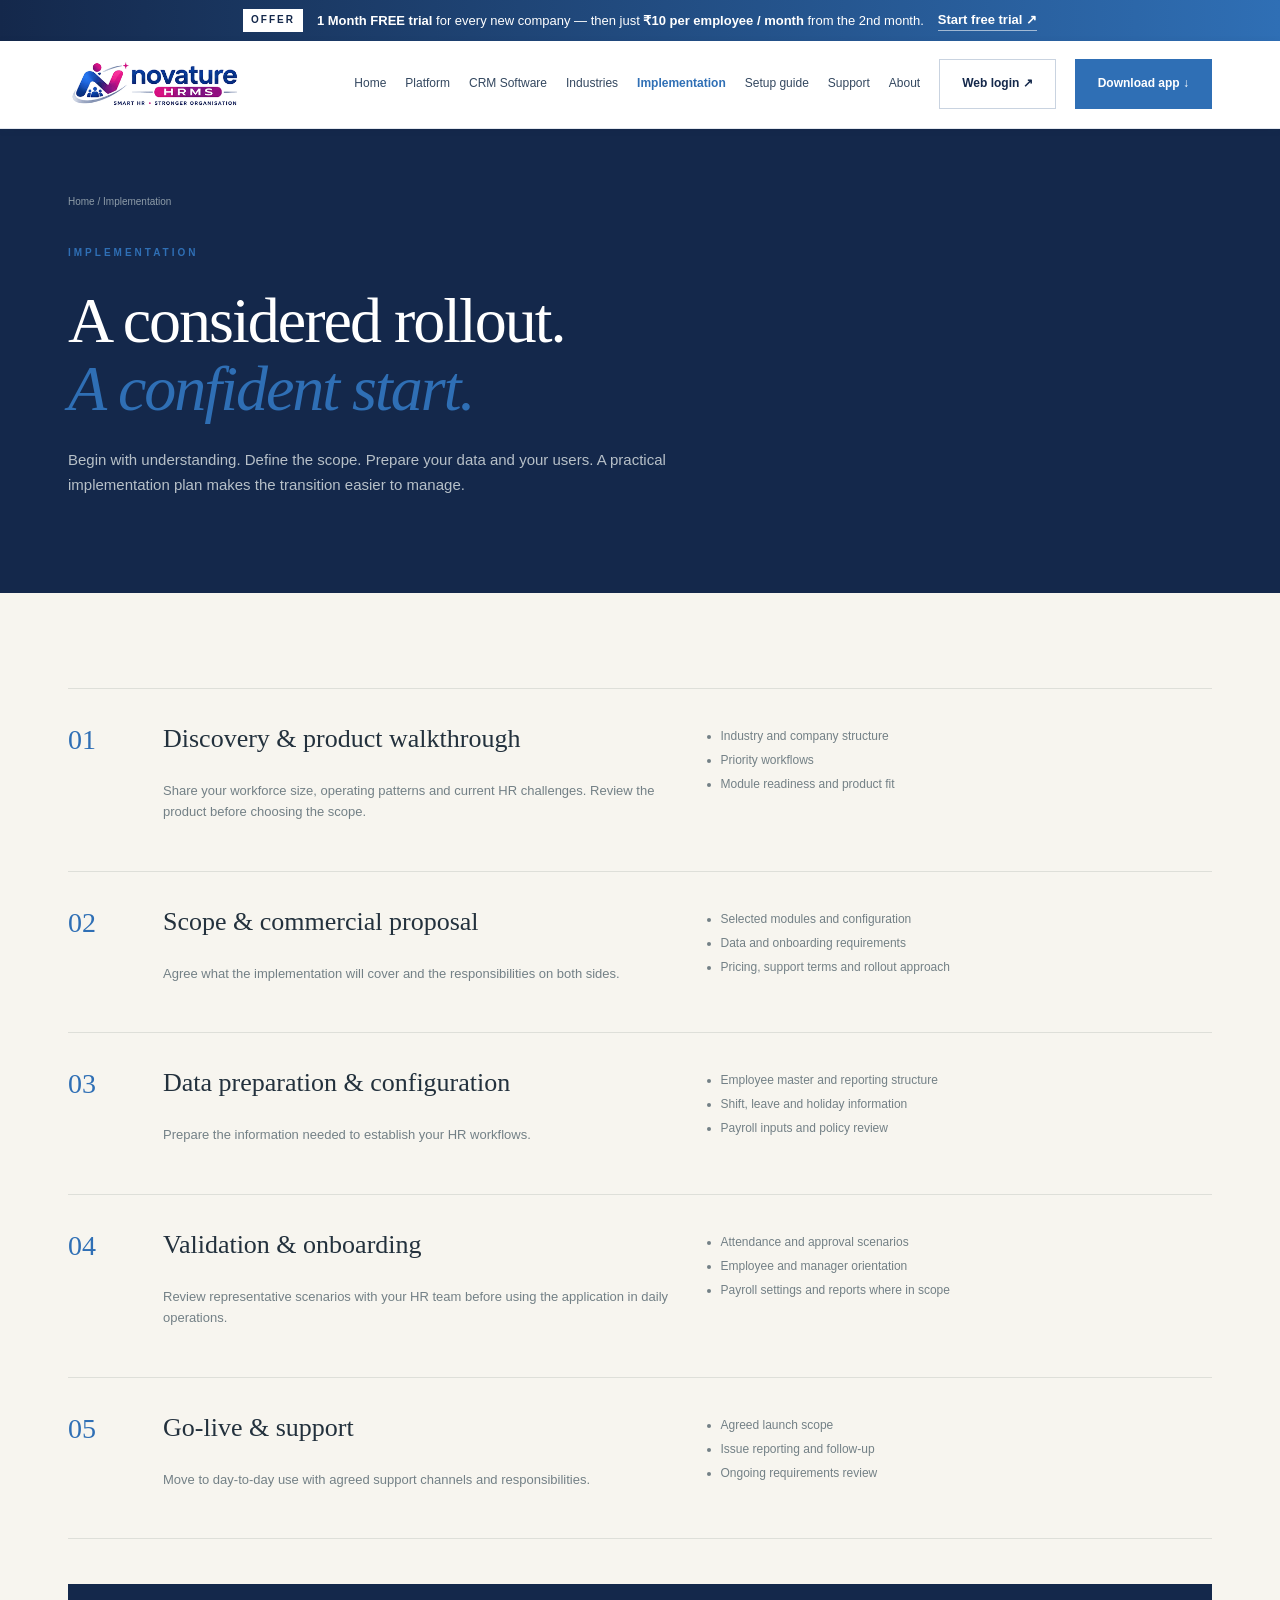
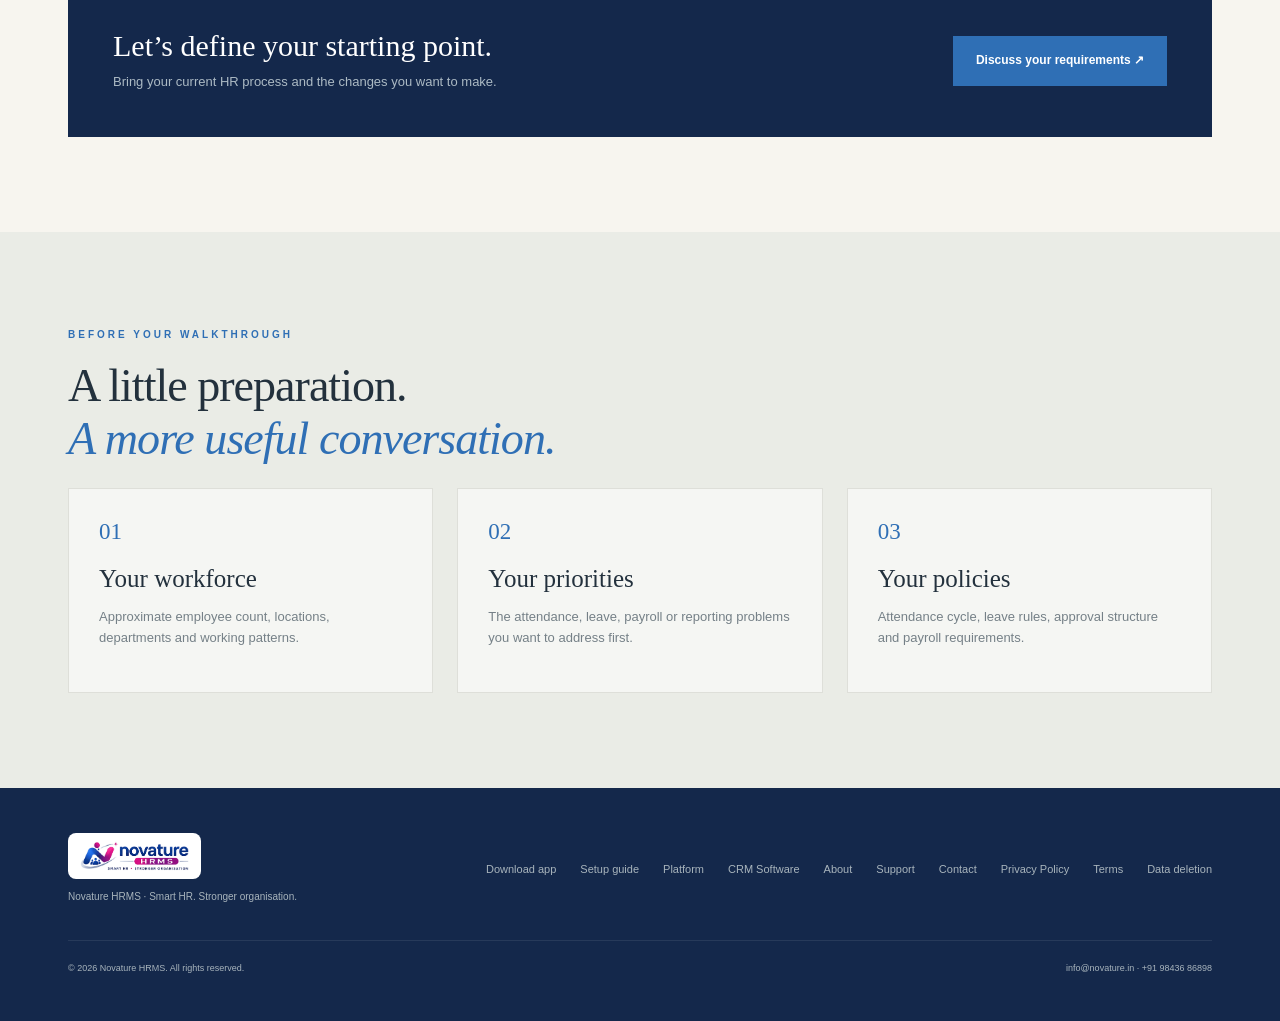
<file: implementation.html>
<!doctype html><html lang="en"><head><meta charset="utf-8"><meta name="viewport" content="width=device-width,initial-scale=1"><title>Implementation &amp; onboarding | Novature HRMS</title><meta name="description" content="Discover Novature HRMS implementation: requirements, scoping, data preparation, validation, onboarding and support."><link rel="canonical" href="https://novature.in/implementation.html"><meta property="og:title" content="Implementation &amp; onboarding | Novature HRMS"><meta property="og:description" content="Discover Novature HRMS implementation: requirements, scoping, data preparation, validation, onboarding and support."><meta property="og:type" content="website"><meta property="og:url" content="https://novature.in/implementation.html"><meta name="theme-color" content="#14284b"><link rel="icon" href="assets/icon-192.png" type="image/png"><link rel="apple-touch-icon" href="assets/icon-192.png"><meta property="og:image" content="https://novature.in/assets/og-image.png"><meta name="twitter:card" content="summary_large_image"><link rel="stylesheet" href="assets/styles.css"><script src="assets/site.js" defer></script></head><body><div class="offer-bar" role="note"><div class="wrap offer-inner"><span class="offer-tag">OFFER</span><span><b>1 Month FREE trial</b> for every new company — then just <b>₹10 per employee / month</b> from the 2nd month.</span><a class="offer-link" href="https://hrms.novature.in/app/" target="_blank" rel="noopener">Start free trial ↗</a></div></div><a class="skip" href="#main" style="position:absolute;left:-9999px" onfocus="this.style.left='15px'" onblur="this.style.left='-9999px'">Skip to content</a><header><nav class="wrap nav" aria-label="Main navigation"><a class="brand" href="index.html"><img src="assets/novature_logo.png" alt="Novature HRMS – Smart HR, Stronger Organisation" width="190" height="57"></a><button class="menu" aria-controls="navlinks" aria-expanded="false">Menu</button><div class="links" id="navlinks"><a href="index.html">Home</a><a href="platform.html">Platform</a><a href="crm.html">CRM Software</a><a href="industries.html">Industries</a><a href="implementation.html" aria-current="page">Implementation</a><a href="guide.html">Setup guide</a><a href="support.html">Support</a><a href="about.html">About</a><a class="btn ghostnav" href="https://hrms.novature.in/app/">Web login ↗</a><a class="btn" href="download.html">Download app ↓</a></div></nav></header><main id="main"><section class="pagehero"><div class="wrap"><div class="breadcrumb"><a href="index.html">Home</a> / Implementation</div><div class="eyebrow">IMPLEMENTATION</div><h1>A considered rollout.<br><em>A confident start.</em></h1><p class="lead">Begin with understanding. Define the scope. Prepare your data and your users. A practical implementation plan makes the transition easier to manage.</p></div></section><section class="section"><div class="wrap"><div class="module-list"><article class="module"><span class="num">01</span><div><h3>Discovery & product walkthrough</h3><p>Share your workforce size, operating patterns and current HR challenges. Review the product before choosing the scope.</p></div><ul><li>Industry and company structure</li><li>Priority workflows</li><li>Module readiness and product fit</li></ul></article><article class="module"><span class="num">02</span><div><h3>Scope & commercial proposal</h3><p>Agree what the implementation will cover and the responsibilities on both sides.</p></div><ul><li>Selected modules and configuration</li><li>Data and onboarding requirements</li><li>Pricing, support terms and rollout approach</li></ul></article><article class="module"><span class="num">03</span><div><h3>Data preparation & configuration</h3><p>Prepare the information needed to establish your HR workflows.</p></div><ul><li>Employee master and reporting structure</li><li>Shift, leave and holiday information</li><li>Payroll inputs and policy review</li></ul></article><article class="module"><span class="num">04</span><div><h3>Validation & onboarding</h3><p>Review representative scenarios with your HR team before using the application in daily operations.</p></div><ul><li>Attendance and approval scenarios</li><li>Employee and manager orientation</li><li>Payroll settings and reports where in scope</li></ul></article><article class="module"><span class="num">05</span><div><h3>Go-live & support</h3><p>Move to day-to-day use with agreed support channels and responsibilities.</p></div><ul><li>Agreed launch scope</li><li>Issue reporting and follow-up</li><li>Ongoing requirements review</li></ul></article></div><div class="callout"><div><h3>Let’s define your starting point.</h3><p>Bring your current HR process and the changes you want to make.</p></div><a class="btn" href="contact.html">Discuss your requirements ↗</a></div></div></section><section class="section approach"><div class="wrap"><div class="eyebrow">BEFORE YOUR WALKTHROUGH</div><h2>A little preparation.<br><em>A more useful conversation.</em></h2><div class="cards"><article class="card"><span class="num">01</span><h3>Your workforce</h3><p>Approximate employee count, locations, departments and working patterns.</p></article><article class="card"><span class="num">02</span><h3>Your priorities</h3><p>The attendance, leave, payroll or reporting problems you want to address first.</p></article><article class="card"><span class="num">03</span><h3>Your policies</h3><p>Attendance cycle, leave rules, approval structure and payroll requirements.</p></article></div></div></section></main><footer><div class="wrap"><div class="foot"><div><a class="brand fbrand" href="index.html"><img src="assets/novature_logo.png" alt="Novature HRMS" width="170" height="51"></a><p>Novature HRMS · Smart HR. Stronger organisation.</p></div><div class="footnav"><a href="download.html">Download app</a><a href="guide.html">Setup guide</a><a href="platform.html">Platform</a><a href="crm.html">CRM Software</a><a href="about.html">About</a><a href="support.html">Support</a><a href="contact.html">Contact</a><a href="privacy.html">Privacy Policy</a><a href="terms.html">Terms</a><a href="data-deletion.html">Data deletion</a></div></div><div class="copyright"><span>© 2026 Novature HRMS. All rights reserved.</span><span><a href="mailto:info@novature.in">info@novature.in</a> · <a href="tel:+919843686898">+91 98436 86898</a></span></div></div></footer></body></html>
</file>
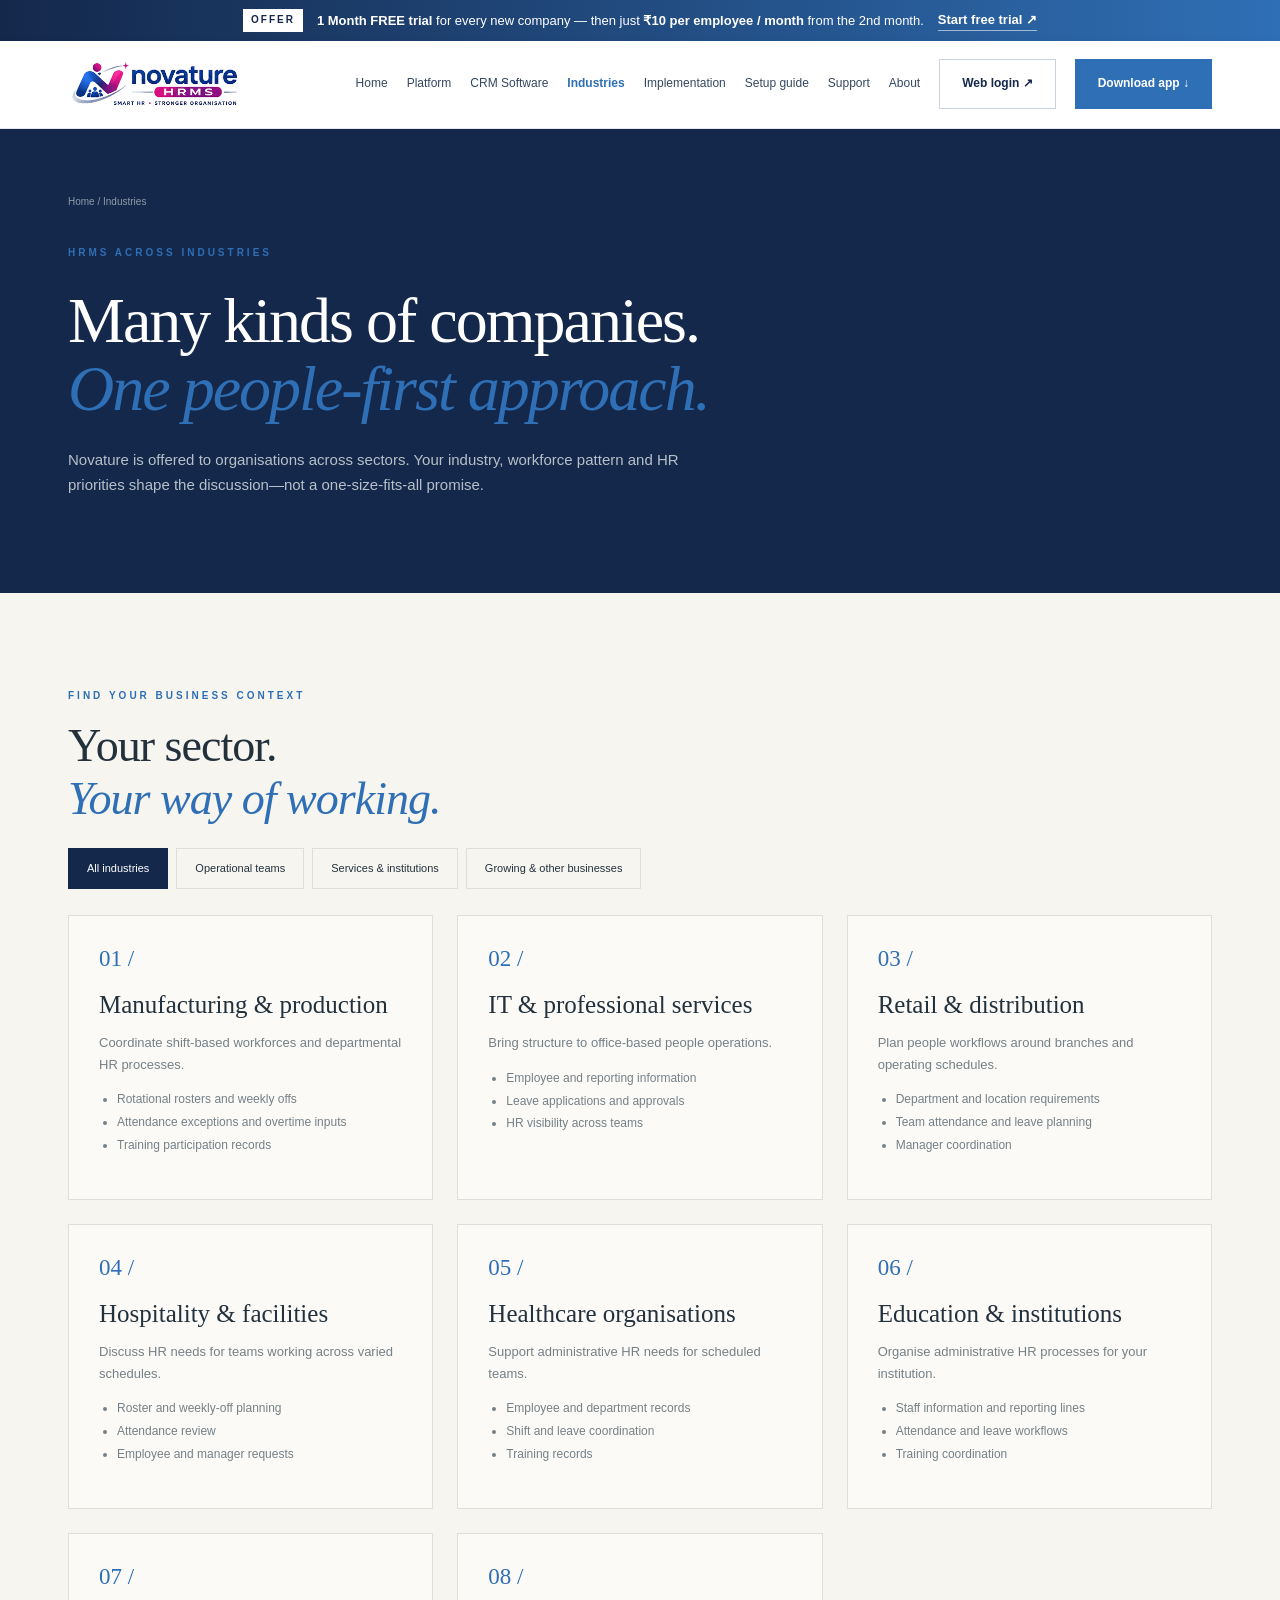
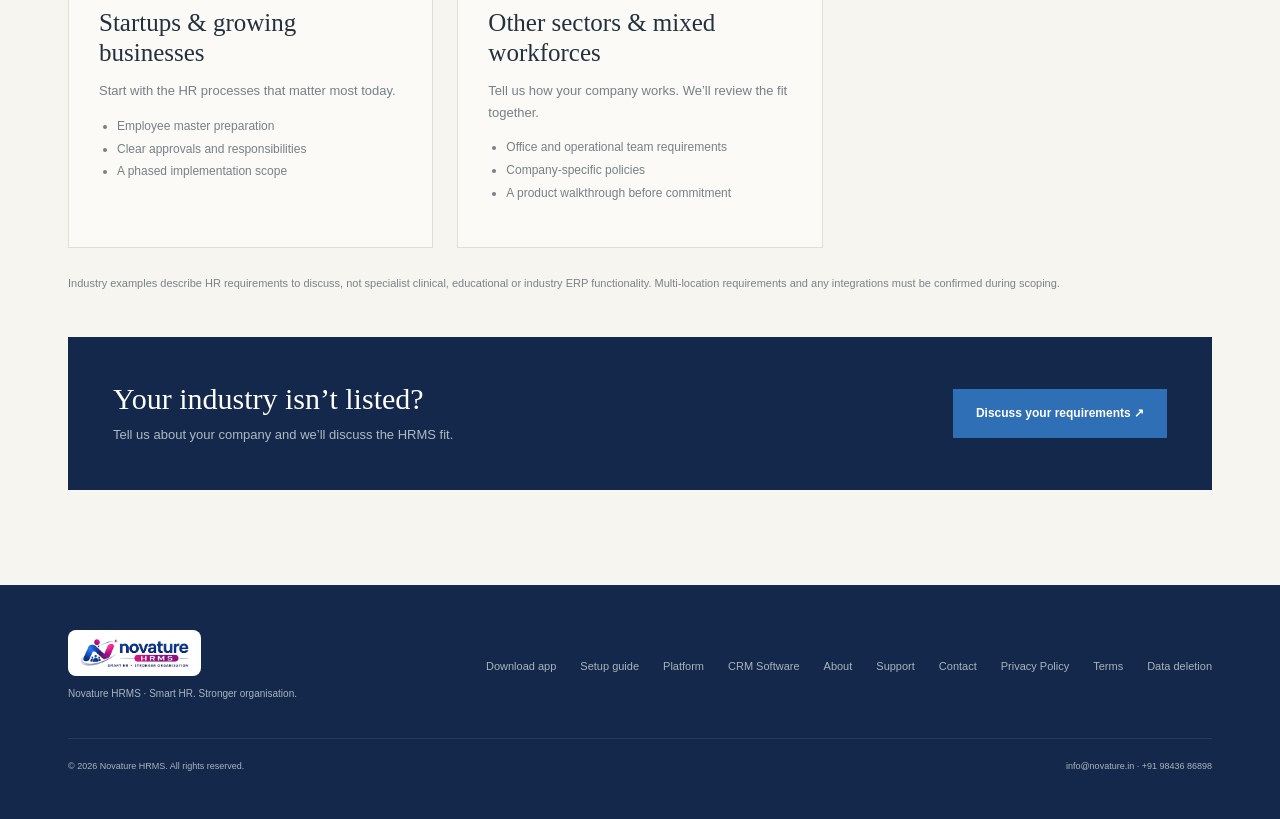
<file: industries.html>
<!doctype html><html lang="en"><head><meta charset="utf-8"><meta name="viewport" content="width=device-width,initial-scale=1"><title>HRMS for different industries | Novature HRMS</title><meta name="description" content="Novature HRMS for manufacturing, IT, professional services, retail, hospitality, healthcare, education and growing companies."><link rel="canonical" href="https://novature.in/industries.html"><meta property="og:title" content="HRMS for different industries | Novature HRMS"><meta property="og:description" content="Novature HRMS for manufacturing, IT, professional services, retail, hospitality, healthcare, education and growing companies."><meta property="og:type" content="website"><meta property="og:url" content="https://novature.in/industries.html"><meta name="theme-color" content="#14284b"><link rel="icon" href="assets/icon-192.png" type="image/png"><link rel="apple-touch-icon" href="assets/icon-192.png"><meta property="og:image" content="https://novature.in/assets/og-image.png"><meta name="twitter:card" content="summary_large_image"><link rel="stylesheet" href="assets/styles.css"><script src="assets/site.js" defer></script></head><body><div class="offer-bar" role="note"><div class="wrap offer-inner"><span class="offer-tag">OFFER</span><span><b>1 Month FREE trial</b> for every new company — then just <b>₹10 per employee / month</b> from the 2nd month.</span><a class="offer-link" href="https://hrms.novature.in/app/" target="_blank" rel="noopener">Start free trial ↗</a></div></div><a class="skip" href="#main" style="position:absolute;left:-9999px" onfocus="this.style.left='15px'" onblur="this.style.left='-9999px'">Skip to content</a><header><nav class="wrap nav" aria-label="Main navigation"><a class="brand" href="index.html"><img src="assets/novature_logo.png" alt="Novature HRMS – Smart HR, Stronger Organisation" width="190" height="57"></a><button class="menu" aria-controls="navlinks" aria-expanded="false">Menu</button><div class="links" id="navlinks"><a href="index.html">Home</a><a href="platform.html">Platform</a><a href="crm.html">CRM Software</a><a href="industries.html" aria-current="page">Industries</a><a href="implementation.html">Implementation</a><a href="guide.html">Setup guide</a><a href="support.html">Support</a><a href="about.html">About</a><a class="btn ghostnav" href="https://hrms.novature.in/app/">Web login ↗</a><a class="btn" href="download.html">Download app ↓</a></div></nav></header><main id="main"><section class="pagehero"><div class="wrap"><div class="breadcrumb"><a href="index.html">Home</a> / Industries</div><div class="eyebrow">HRMS ACROSS INDUSTRIES</div><h1>Many kinds of companies.<br><em>One people-first approach.</em></h1><p class="lead">Novature is offered to organisations across sectors. Your industry, workforce pattern and HR priorities shape the discussion—not a one-size-fits-all promise.</p></div></section><section class="section"><div class="wrap"><div class="eyebrow">FIND YOUR BUSINESS CONTEXT</div><h2>Your sector.<br><em>Your way of working.</em></h2><div class="tabs" role="group" aria-label="Filter industries"><button class="tab active" data-filter="all" aria-pressed="true">All industries</button><button class="tab " data-filter="operations" aria-pressed="false">Operational teams</button><button class="tab " data-filter="services" aria-pressed="false">Services & institutions</button><button class="tab " data-filter="growing" aria-pressed="false">Growing & other businesses</button></div><div class="cards"><article class="card" data-category="operations"><span class="num">01 /</span><h3>Manufacturing & production</h3><p>Coordinate shift-based workforces and departmental HR processes.</p><ul><li>Rotational rosters and weekly offs</li><li>Attendance exceptions and overtime inputs</li><li>Training participation records</li></ul></article><article class="card" data-category="services"><span class="num">02 /</span><h3>IT & professional services</h3><p>Bring structure to office-based people operations.</p><ul><li>Employee and reporting information</li><li>Leave applications and approvals</li><li>HR visibility across teams</li></ul></article><article class="card" data-category="operations"><span class="num">03 /</span><h3>Retail & distribution</h3><p>Plan people workflows around branches and operating schedules.</p><ul><li>Department and location requirements</li><li>Team attendance and leave planning</li><li>Manager coordination</li></ul></article><article class="card" data-category="operations"><span class="num">04 /</span><h3>Hospitality & facilities</h3><p>Discuss HR needs for teams working across varied schedules.</p><ul><li>Roster and weekly-off planning</li><li>Attendance review</li><li>Employee and manager requests</li></ul></article><article class="card" data-category="services"><span class="num">05 /</span><h3>Healthcare organisations</h3><p>Support administrative HR needs for scheduled teams.</p><ul><li>Employee and department records</li><li>Shift and leave coordination</li><li>Training records</li></ul></article><article class="card" data-category="services"><span class="num">06 /</span><h3>Education & institutions</h3><p>Organise administrative HR processes for your institution.</p><ul><li>Staff information and reporting lines</li><li>Attendance and leave workflows</li><li>Training coordination</li></ul></article><article class="card" data-category="growing"><span class="num">07 /</span><h3>Startups & growing businesses</h3><p>Start with the HR processes that matter most today.</p><ul><li>Employee master preparation</li><li>Clear approvals and responsibilities</li><li>A phased implementation scope</li></ul></article><article class="card" data-category="growing"><span class="num">08 /</span><h3>Other sectors & mixed workforces</h3><p>Tell us how your company works. We’ll review the fit together.</p><ul><li>Office and operational team requirements</li><li>Company-specific policies</li><li>A product walkthrough before commitment</li></ul></article></div><p class="legalnote">Industry examples describe HR requirements to discuss, not specialist clinical, educational or industry ERP functionality. Multi-location requirements and any integrations must be confirmed during scoping.</p><div class="callout"><div><h3>Your industry isn’t listed?</h3><p>Tell us about your company and we’ll discuss the HRMS fit.</p></div><a class="btn" href="contact.html">Discuss your requirements ↗</a></div></div></section></main><footer><div class="wrap"><div class="foot"><div><a class="brand fbrand" href="index.html"><img src="assets/novature_logo.png" alt="Novature HRMS" width="170" height="51"></a><p>Novature HRMS · Smart HR. Stronger organisation.</p></div><div class="footnav"><a href="download.html">Download app</a><a href="guide.html">Setup guide</a><a href="platform.html">Platform</a><a href="crm.html">CRM Software</a><a href="about.html">About</a><a href="support.html">Support</a><a href="contact.html">Contact</a><a href="privacy.html">Privacy Policy</a><a href="terms.html">Terms</a><a href="data-deletion.html">Data deletion</a></div></div><div class="copyright"><span>© 2026 Novature HRMS. All rights reserved.</span><span><a href="mailto:info@novature.in">info@novature.in</a> · <a href="tel:+919843686898">+91 98436 86898</a></span></div></div></footer></body></html>
</file>
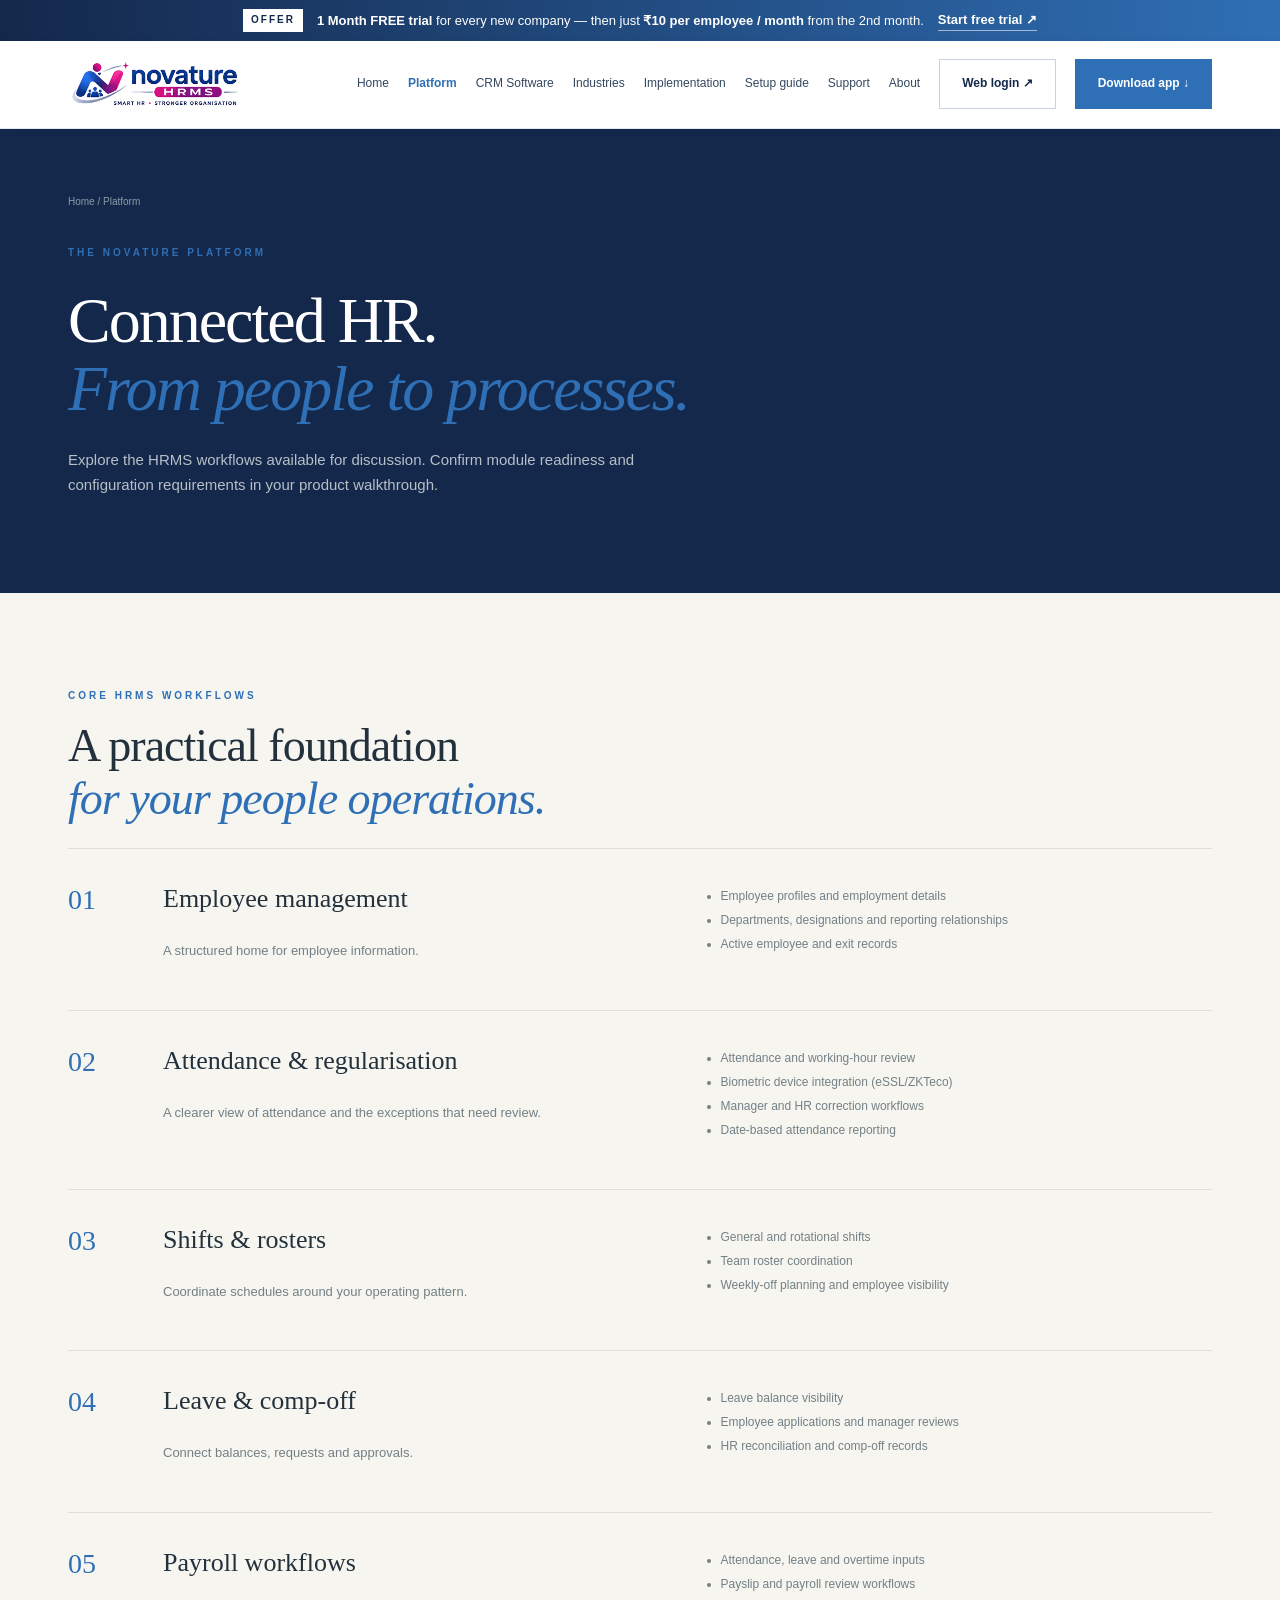
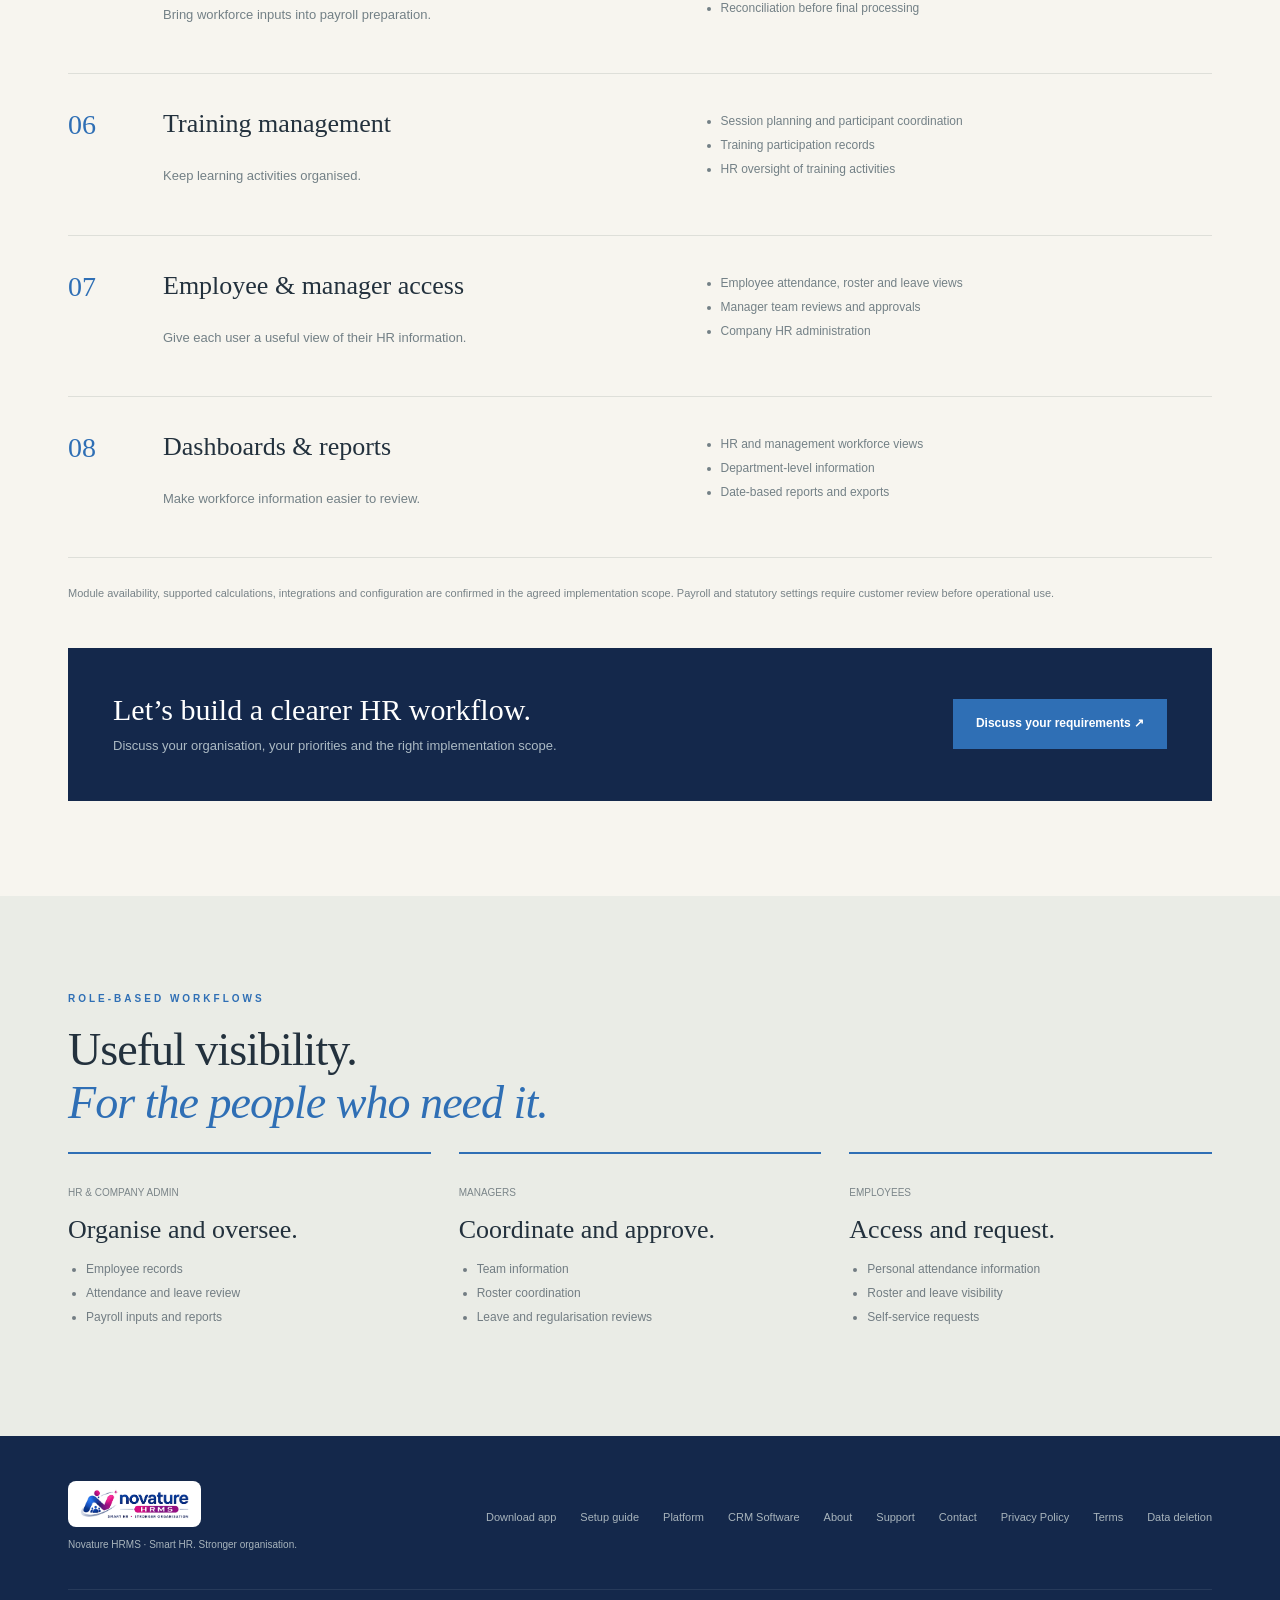
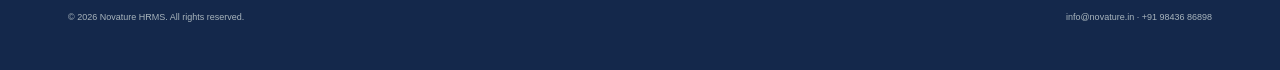
<file: platform.html>
<!doctype html><html lang="en"><head><meta charset="utf-8"><meta name="viewport" content="width=device-width,initial-scale=1"><title>Platform &amp; HRMS modules | Novature HRMS</title><meta name="description" content="Explore Novature employee management, attendance, shifts, leave, payroll, training and reporting workflows."><link rel="canonical" href="https://novature.in/platform.html"><meta property="og:title" content="Platform &amp; HRMS modules | Novature HRMS"><meta property="og:description" content="Explore Novature employee management, attendance, shifts, leave, payroll, training and reporting workflows."><meta property="og:type" content="website"><meta property="og:url" content="https://novature.in/platform.html"><meta name="theme-color" content="#14284b"><link rel="icon" href="assets/icon-192.png" type="image/png"><link rel="apple-touch-icon" href="assets/icon-192.png"><meta property="og:image" content="https://novature.in/assets/og-image.png"><meta name="twitter:card" content="summary_large_image"><link rel="stylesheet" href="assets/styles.css"><script src="assets/site.js" defer></script></head><body><div class="offer-bar" role="note"><div class="wrap offer-inner"><span class="offer-tag">OFFER</span><span><b>1 Month FREE trial</b> for every new company — then just <b>₹10 per employee / month</b> from the 2nd month.</span><a class="offer-link" href="https://hrms.novature.in/app/" target="_blank" rel="noopener">Start free trial ↗</a></div></div><a class="skip" href="#main" style="position:absolute;left:-9999px" onfocus="this.style.left='15px'" onblur="this.style.left='-9999px'">Skip to content</a><header><nav class="wrap nav" aria-label="Main navigation"><a class="brand" href="index.html"><img src="assets/novature_logo.png" alt="Novature HRMS – Smart HR, Stronger Organisation" width="190" height="57"></a><button class="menu" aria-controls="navlinks" aria-expanded="false">Menu</button><div class="links" id="navlinks"><a href="index.html">Home</a><a href="platform.html" aria-current="page">Platform</a><a href="crm.html">CRM Software</a><a href="industries.html">Industries</a><a href="implementation.html">Implementation</a><a href="guide.html">Setup guide</a><a href="support.html">Support</a><a href="about.html">About</a><a class="btn ghostnav" href="https://hrms.novature.in/app/">Web login ↗</a><a class="btn" href="download.html">Download app ↓</a></div></nav></header><main id="main"><section class="pagehero"><div class="wrap"><div class="breadcrumb"><a href="index.html">Home</a> / Platform</div><div class="eyebrow">THE NOVATURE PLATFORM</div><h1>Connected HR.<br><em>From people to processes.</em></h1><p class="lead">Explore the HRMS workflows available for discussion. Confirm module readiness and configuration requirements in your product walkthrough.</p></div></section><section class="section"><div class="wrap"><div class="eyebrow">CORE HRMS WORKFLOWS</div><h2>A practical foundation<br><em>for your people operations.</em></h2><div class="module-list"><article class="module"><span class="num">01</span><div><h3>Employee management</h3><p>A structured home for employee information.</p></div><ul><li>Employee profiles and employment details</li><li>Departments, designations and reporting relationships</li><li>Active employee and exit records</li></ul></article><article class="module"><span class="num">02</span><div><h3>Attendance & regularisation</h3><p>A clearer view of attendance and the exceptions that need review.</p></div><ul><li>Attendance and working-hour review</li><li>Biometric device integration (eSSL/ZKTeco)</li><li>Manager and HR correction workflows</li><li>Date-based attendance reporting</li></ul></article><article class="module"><span class="num">03</span><div><h3>Shifts & rosters</h3><p>Coordinate schedules around your operating pattern.</p></div><ul><li>General and rotational shifts</li><li>Team roster coordination</li><li>Weekly-off planning and employee visibility</li></ul></article><article class="module"><span class="num">04</span><div><h3>Leave & comp-off</h3><p>Connect balances, requests and approvals.</p></div><ul><li>Leave balance visibility</li><li>Employee applications and manager reviews</li><li>HR reconciliation and comp-off records</li></ul></article><article class="module"><span class="num">05</span><div><h3>Payroll workflows</h3><p>Bring workforce inputs into payroll preparation.</p></div><ul><li>Attendance, leave and overtime inputs</li><li>Payslip and payroll review workflows</li><li>Reconciliation before final processing</li></ul></article><article class="module"><span class="num">06</span><div><h3>Training management</h3><p>Keep learning activities organised.</p></div><ul><li>Session planning and participant coordination</li><li>Training participation records</li><li>HR oversight of training activities</li></ul></article><article class="module"><span class="num">07</span><div><h3>Employee & manager access</h3><p>Give each user a useful view of their HR information.</p></div><ul><li>Employee attendance, roster and leave views</li><li>Manager team reviews and approvals</li><li>Company HR administration</li></ul></article><article class="module"><span class="num">08</span><div><h3>Dashboards & reports</h3><p>Make workforce information easier to review.</p></div><ul><li>HR and management workforce views</li><li>Department-level information</li><li>Date-based reports and exports</li></ul></article></div><p class="legalnote">Module availability, supported calculations, integrations and configuration are confirmed in the agreed implementation scope. Payroll and statutory settings require customer review before operational use.</p><div class="callout"><div><h3>Let’s build a clearer HR workflow.</h3><p>Discuss your organisation, your priorities and the right implementation scope.</p></div><a class="btn" href="contact.html">Discuss your requirements ↗</a></div></div></section><section class="section approach"><div class="wrap"><div class="eyebrow">ROLE-BASED WORKFLOWS</div><h2>Useful visibility.<br><em>For the people who need it.</em></h2><div class="roles"><article class="role"><small>HR & COMPANY ADMIN</small><h3>Organise and oversee.</h3><ul><li>Employee records</li><li>Attendance and leave review</li><li>Payroll inputs and reports</li></ul></article><article class="role"><small>MANAGERS</small><h3>Coordinate and approve.</h3><ul><li>Team information</li><li>Roster coordination</li><li>Leave and regularisation reviews</li></ul></article><article class="role"><small>EMPLOYEES</small><h3>Access and request.</h3><ul><li>Personal attendance information</li><li>Roster and leave visibility</li><li>Self-service requests</li></ul></article></div></div></section></main><footer><div class="wrap"><div class="foot"><div><a class="brand fbrand" href="index.html"><img src="assets/novature_logo.png" alt="Novature HRMS" width="170" height="51"></a><p>Novature HRMS · Smart HR. Stronger organisation.</p></div><div class="footnav"><a href="download.html">Download app</a><a href="guide.html">Setup guide</a><a href="platform.html">Platform</a><a href="crm.html">CRM Software</a><a href="about.html">About</a><a href="support.html">Support</a><a href="contact.html">Contact</a><a href="privacy.html">Privacy Policy</a><a href="terms.html">Terms</a><a href="data-deletion.html">Data deletion</a></div></div><div class="copyright"><span>© 2026 Novature HRMS. All rights reserved.</span><span><a href="mailto:info@novature.in">info@novature.in</a> · <a href="tel:+919843686898">+91 98436 86898</a></span></div></div></footer></body></html>
</file>
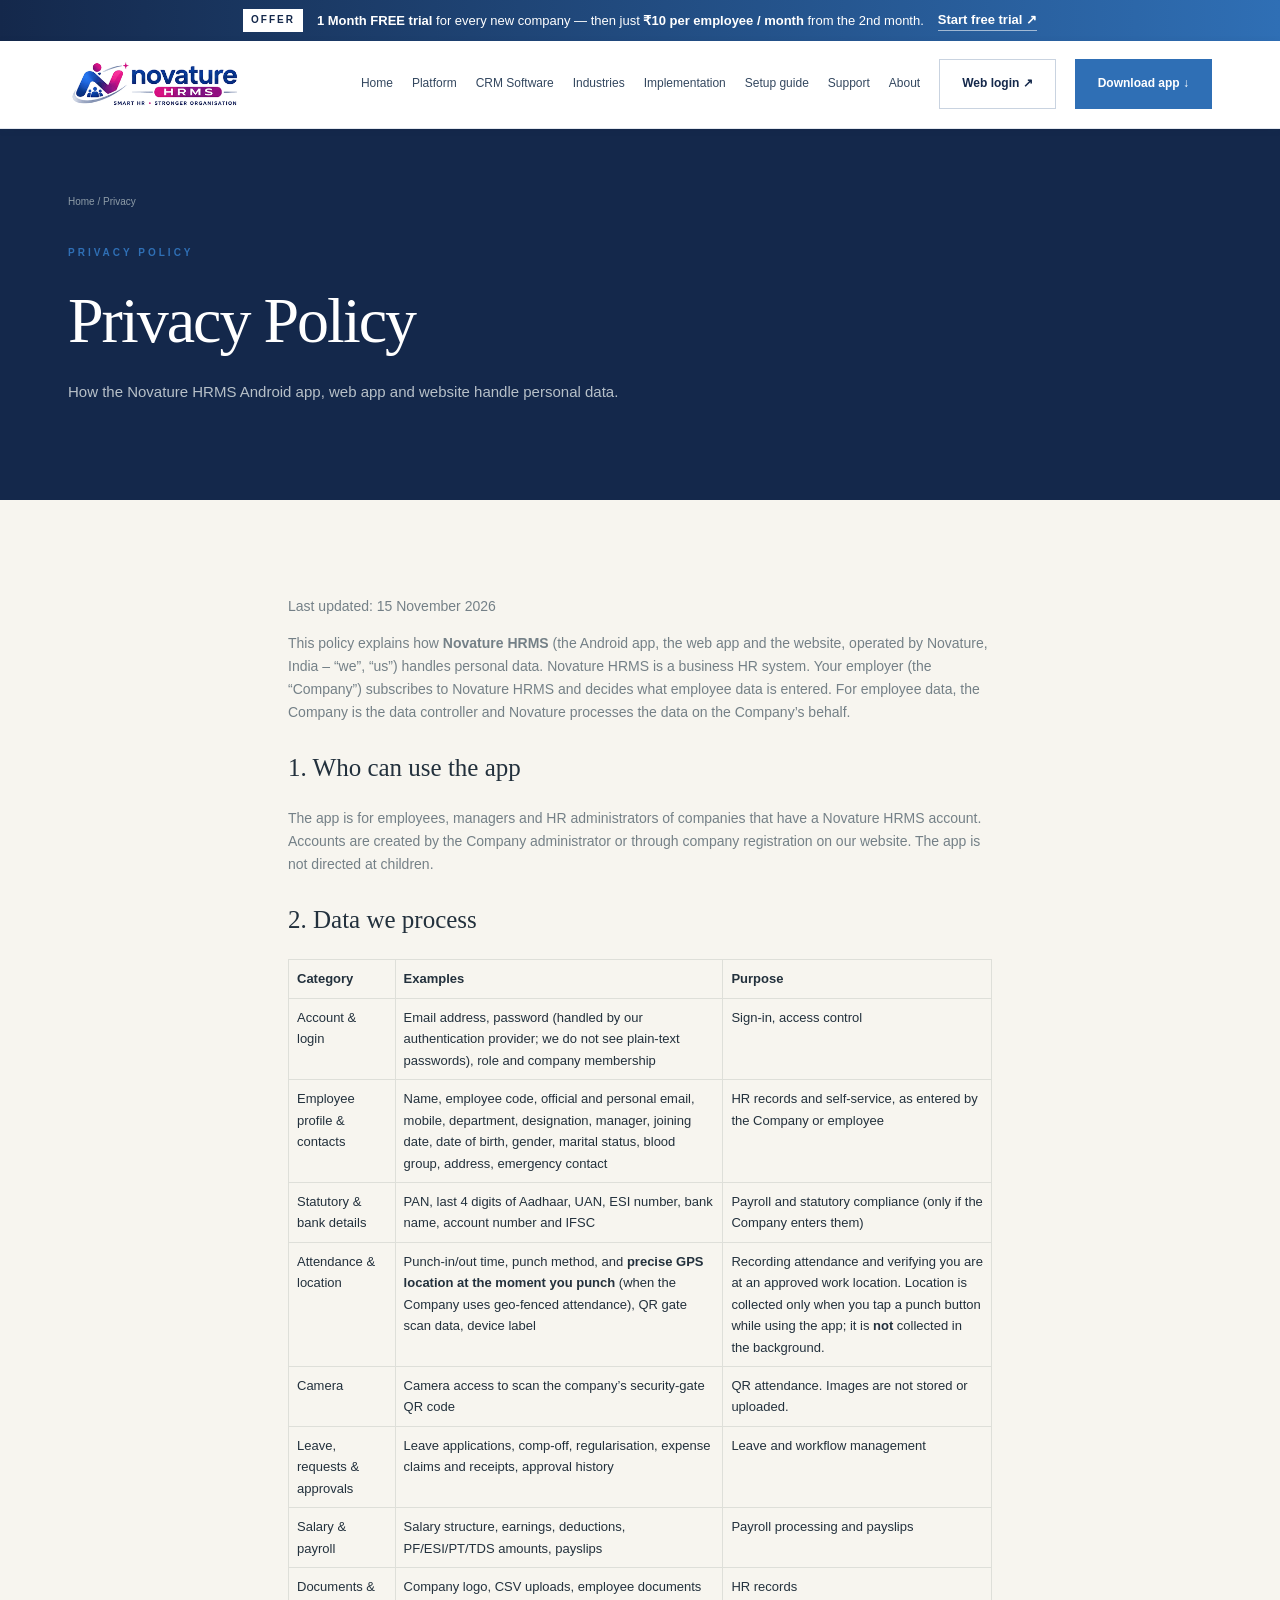
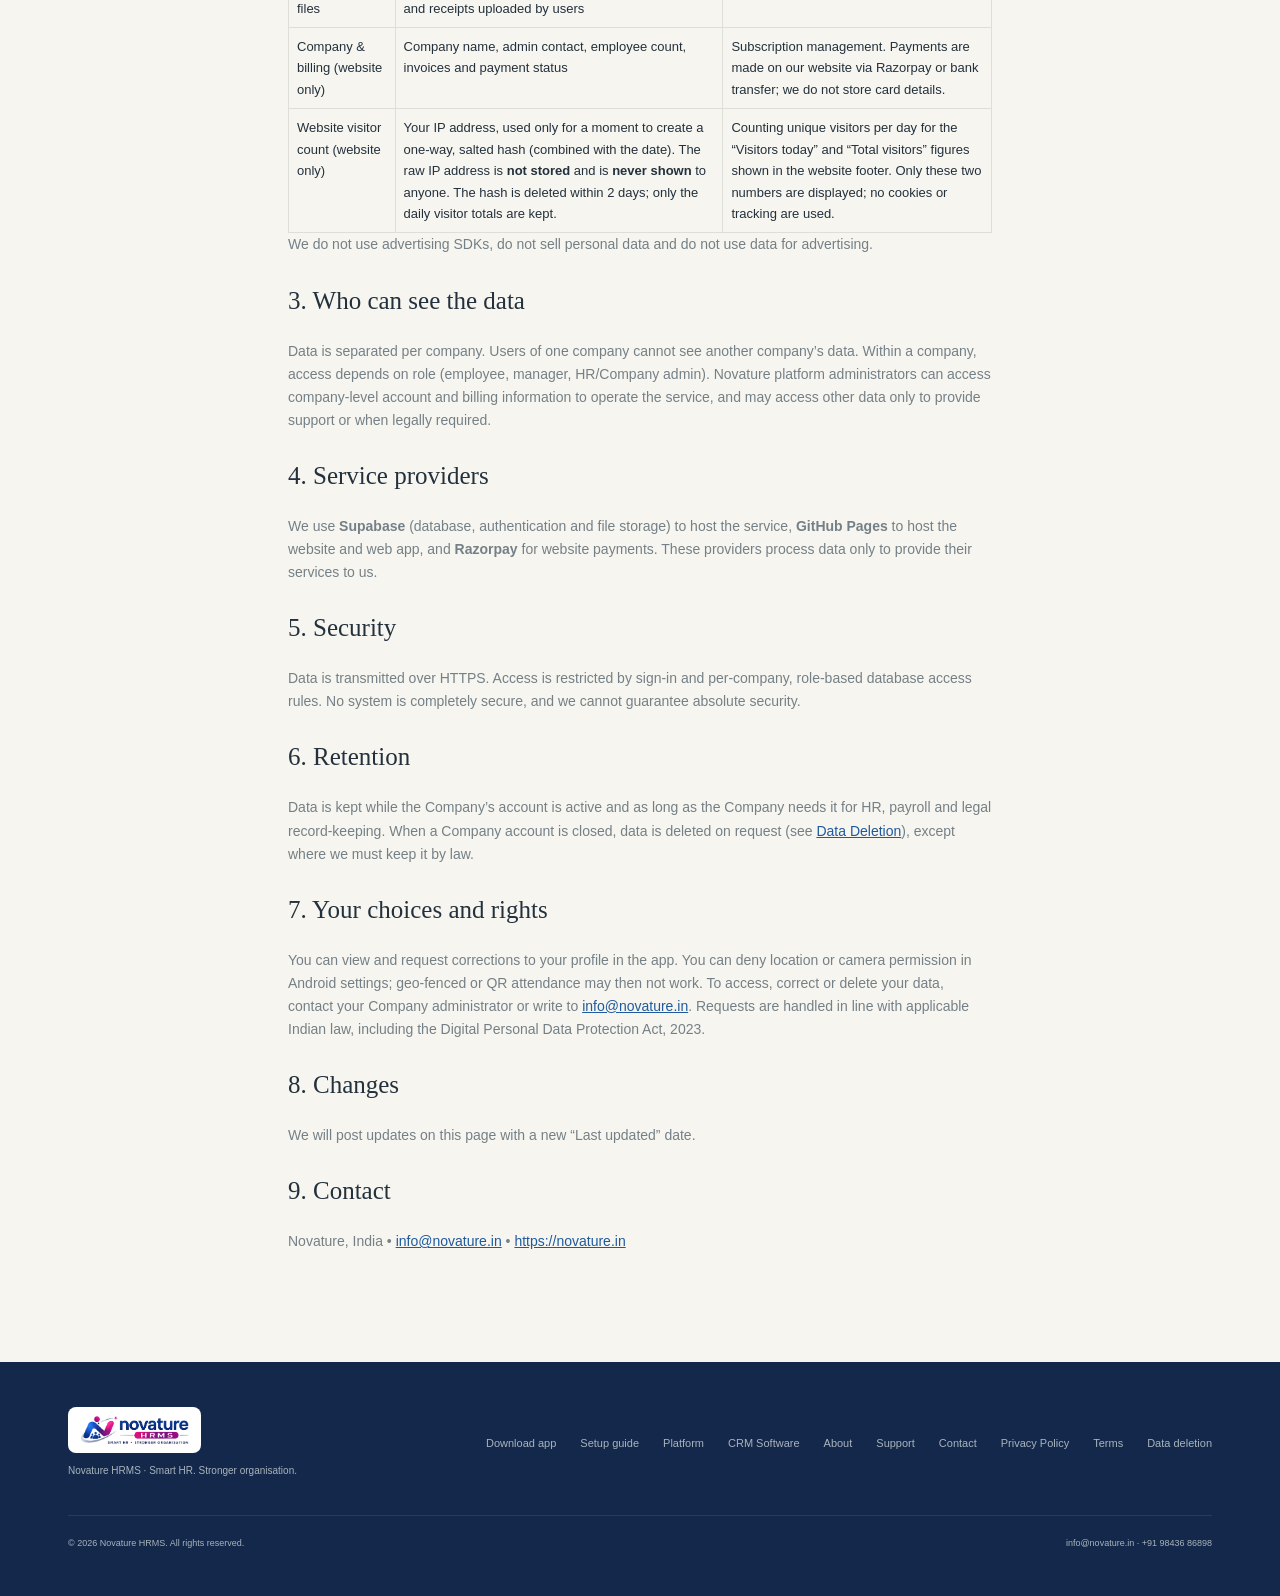
<file: privacy-policy.html>
<!doctype html><html lang="en"><head><meta charset="utf-8"><meta name="viewport" content="width=device-width,initial-scale=1"><title>Privacy Policy | Novature HRMS</title><meta name="description" content="How Novature HRMS (Android app, web app and website) collects, uses and protects personal data."><link rel="canonical" href="https://novature.in/privacy-policy.html"><meta property="og:title" content="Privacy Policy | Novature HRMS"><meta property="og:description" content="How Novature HRMS (Android app, web app and website) collects, uses and protects personal data."><meta property="og:type" content="website"><meta property="og:url" content="https://novature.in/about.html"><meta name="theme-color" content="#14284b"><link rel="icon" href="assets/icon-192.png" type="image/png"><link rel="apple-touch-icon" href="assets/icon-192.png"><meta property="og:image" content="https://novature.in/assets/og-image.png"><meta name="twitter:card" content="summary_large_image"><link rel="stylesheet" href="assets/styles.css"><script src="assets/site.js" defer></script></head><body><div class="offer-bar" role="note"><div class="wrap offer-inner"><span class="offer-tag">OFFER</span><span><b>1 Month FREE trial</b> for every new company — then just <b>₹10 per employee / month</b> from the 2nd month.</span><a class="offer-link" href="https://hrms.novature.in/app/" target="_blank" rel="noopener">Start free trial ↗</a></div></div><a class="skip" href="#main" style="position:absolute;left:-9999px" onfocus="this.style.left='15px'" onblur="this.style.left='-9999px'">Skip to content</a><header><nav class="wrap nav" aria-label="Main navigation"><a class="brand" href="index.html"><img src="assets/novature_logo.png" alt="Novature HRMS – Smart HR, Stronger Organisation" width="190" height="57"></a><button class="menu" aria-controls="navlinks" aria-expanded="false">Menu</button><div class="links" id="navlinks"><a href="index.html">Home</a><a href="platform.html">Platform</a><a href="crm.html">CRM Software</a><a href="industries.html">Industries</a><a href="implementation.html">Implementation</a><a href="guide.html">Setup guide</a><a href="support.html">Support</a><a href="about.html">About</a><a class="btn ghostnav" href="https://hrms.novature.in/app/">Web login ↗</a><a class="btn" href="download.html">Download app ↓</a></div></nav></header><main id="main"><section class="pagehero"><div class="wrap"><div class="breadcrumb">Home / Privacy</div><div class="eyebrow">PRIVACY POLICY</div><h1>Privacy Policy</h1><p class="lead">How the Novature HRMS Android app, web app and website handle personal data.</p></div></section><section class="section"><div class="wrap privacy legal"><p class="muted">Last updated: 15 November 2026</p>

<p>This policy explains how <b>Novature HRMS</b> (the Android app, the web app and the website, operated by Novature, India – “we”, “us”) handles personal data. Novature HRMS is a business HR system. Your employer (the “Company”) subscribes to Novature HRMS and decides what employee data is entered. For employee data, the Company is the data controller and Novature processes the data on the Company’s behalf.</p>
<h3>1. Who can use the app</h3><p>The app is for employees, managers and HR administrators of companies that have a Novature HRMS account. Accounts are created by the Company administrator or through company registration on our website. The app is not directed at children.</p>
<h3>2. Data we process</h3>
<table><tr><th>Category</th><th>Examples</th><th>Purpose</th></tr>
<tr><td>Account &amp; login</td><td>Email address, password (handled by our authentication provider; we do not see plain-text passwords), role and company membership</td><td>Sign-in, access control</td></tr>
<tr><td>Employee profile &amp; contacts</td><td>Name, employee code, official and personal email, mobile, department, designation, manager, joining date, date of birth, gender, marital status, blood group, address, emergency contact</td><td>HR records and self-service, as entered by the Company or employee</td></tr>
<tr><td>Statutory &amp; bank details</td><td>PAN, last 4 digits of Aadhaar, UAN, ESI number, bank name, account number and IFSC</td><td>Payroll and statutory compliance (only if the Company enters them)</td></tr>
<tr><td>Attendance &amp; location</td><td>Punch-in/out time, punch method, and <b>precise GPS location at the moment you punch</b> (when the Company uses geo-fenced attendance), QR gate scan data, device label</td><td>Recording attendance and verifying you are at an approved work location. Location is collected only when you tap a punch button while using the app; it is <b>not</b> collected in the background.</td></tr>
<tr><td>Camera</td><td>Camera access to scan the company’s security-gate QR code</td><td>QR attendance. Images are not stored or uploaded.</td></tr>
<tr><td>Leave, requests &amp; approvals</td><td>Leave applications, comp-off, regularisation, expense claims and receipts, approval history</td><td>Leave and workflow management</td></tr>
<tr><td>Salary &amp; payroll</td><td>Salary structure, earnings, deductions, PF/ESI/PT/TDS amounts, payslips</td><td>Payroll processing and payslips</td></tr>
<tr><td>Documents &amp; files</td><td>Company logo, CSV uploads, employee documents and receipts uploaded by users</td><td>HR records</td></tr>
<tr><td>Company &amp; billing (website only)</td><td>Company name, admin contact, employee count, invoices and payment status</td><td>Subscription management. Payments are made on our website via Razorpay or bank transfer; we do not store card details.</td></tr><tr><td>Website visitor count (website only)</td><td>Your IP address, used only for a moment to create a one-way, salted hash (combined with the date). The raw IP address is <b>not stored</b> and is <b>never shown</b> to anyone. The hash is deleted within 2 days; only the daily visitor totals are kept.</td><td>Counting unique visitors per day for the “Visitors today” and “Total visitors” figures shown in the website footer. Only these two numbers are displayed; no cookies or tracking are used.</td></tr></table>
<p>We do not use advertising SDKs, do not sell personal data and do not use data for advertising.</p>
<h3>3. Who can see the data</h3><p>Data is separated per company. Users of one company cannot see another company’s data. Within a company, access depends on role (employee, manager, HR/Company admin). Novature platform administrators can access company-level account and billing information to operate the service, and may access other data only to provide support or when legally required.</p>
<h3>4. Service providers</h3><p>We use <b>Supabase</b> (database, authentication and file storage) to host the service, <b>GitHub Pages</b> to host the website and web app, and <b>Razorpay</b> for website payments. These providers process data only to provide their services to us.</p>
<h3>5. Security</h3><p>Data is transmitted over HTTPS. Access is restricted by sign-in and per-company, role-based database access rules. No system is completely secure, and we cannot guarantee absolute security.</p>
<h3>6. Retention</h3><p>Data is kept while the Company’s account is active and as long as the Company needs it for HR, payroll and legal record-keeping. When a Company account is closed, data is deleted on request (see <a href="data-deletion.html">Data Deletion</a>), except where we must keep it by law.</p>
<h3>7. Your choices and rights</h3><p>You can view and request corrections to your profile in the app. You can deny location or camera permission in Android settings; geo-fenced or QR attendance may then not work. To access, correct or delete your data, contact your Company administrator or write to <a href="mailto:info@novature.in">info@novature.in</a>. Requests are handled in line with applicable Indian law, including the Digital Personal Data Protection Act, 2023.</p>
<h3>8. Changes</h3><p>We will post updates on this page with a new “Last updated” date.</p>
<h3>9. Contact</h3><p>Novature, India • <a href="mailto:info@novature.in">info@novature.in</a> • <a href="https://novature.in">https://novature.in</a></p>
</div></section></main><footer><div class="wrap"><div class="foot"><div><a class="brand fbrand" href="index.html"><img src="assets/novature_logo.png" alt="Novature HRMS" width="170" height="51"></a><p>Novature HRMS · Smart HR. Stronger organisation.</p></div><div class="footnav"><a href="download.html">Download app</a><a href="guide.html">Setup guide</a><a href="platform.html">Platform</a><a href="crm.html">CRM Software</a><a href="about.html">About</a><a href="support.html">Support</a><a href="contact.html">Contact</a><a href="privacy.html">Privacy Policy</a><a href="terms.html">Terms</a><a href="data-deletion.html">Data deletion</a></div></div><div class="copyright"><span>© 2026 Novature HRMS. All rights reserved.</span><span><a href="mailto:info@novature.in">info@novature.in</a> · <a href="tel:+919843686898">+91 98436 86898</a></span></div></div></footer></body></html>
</file>
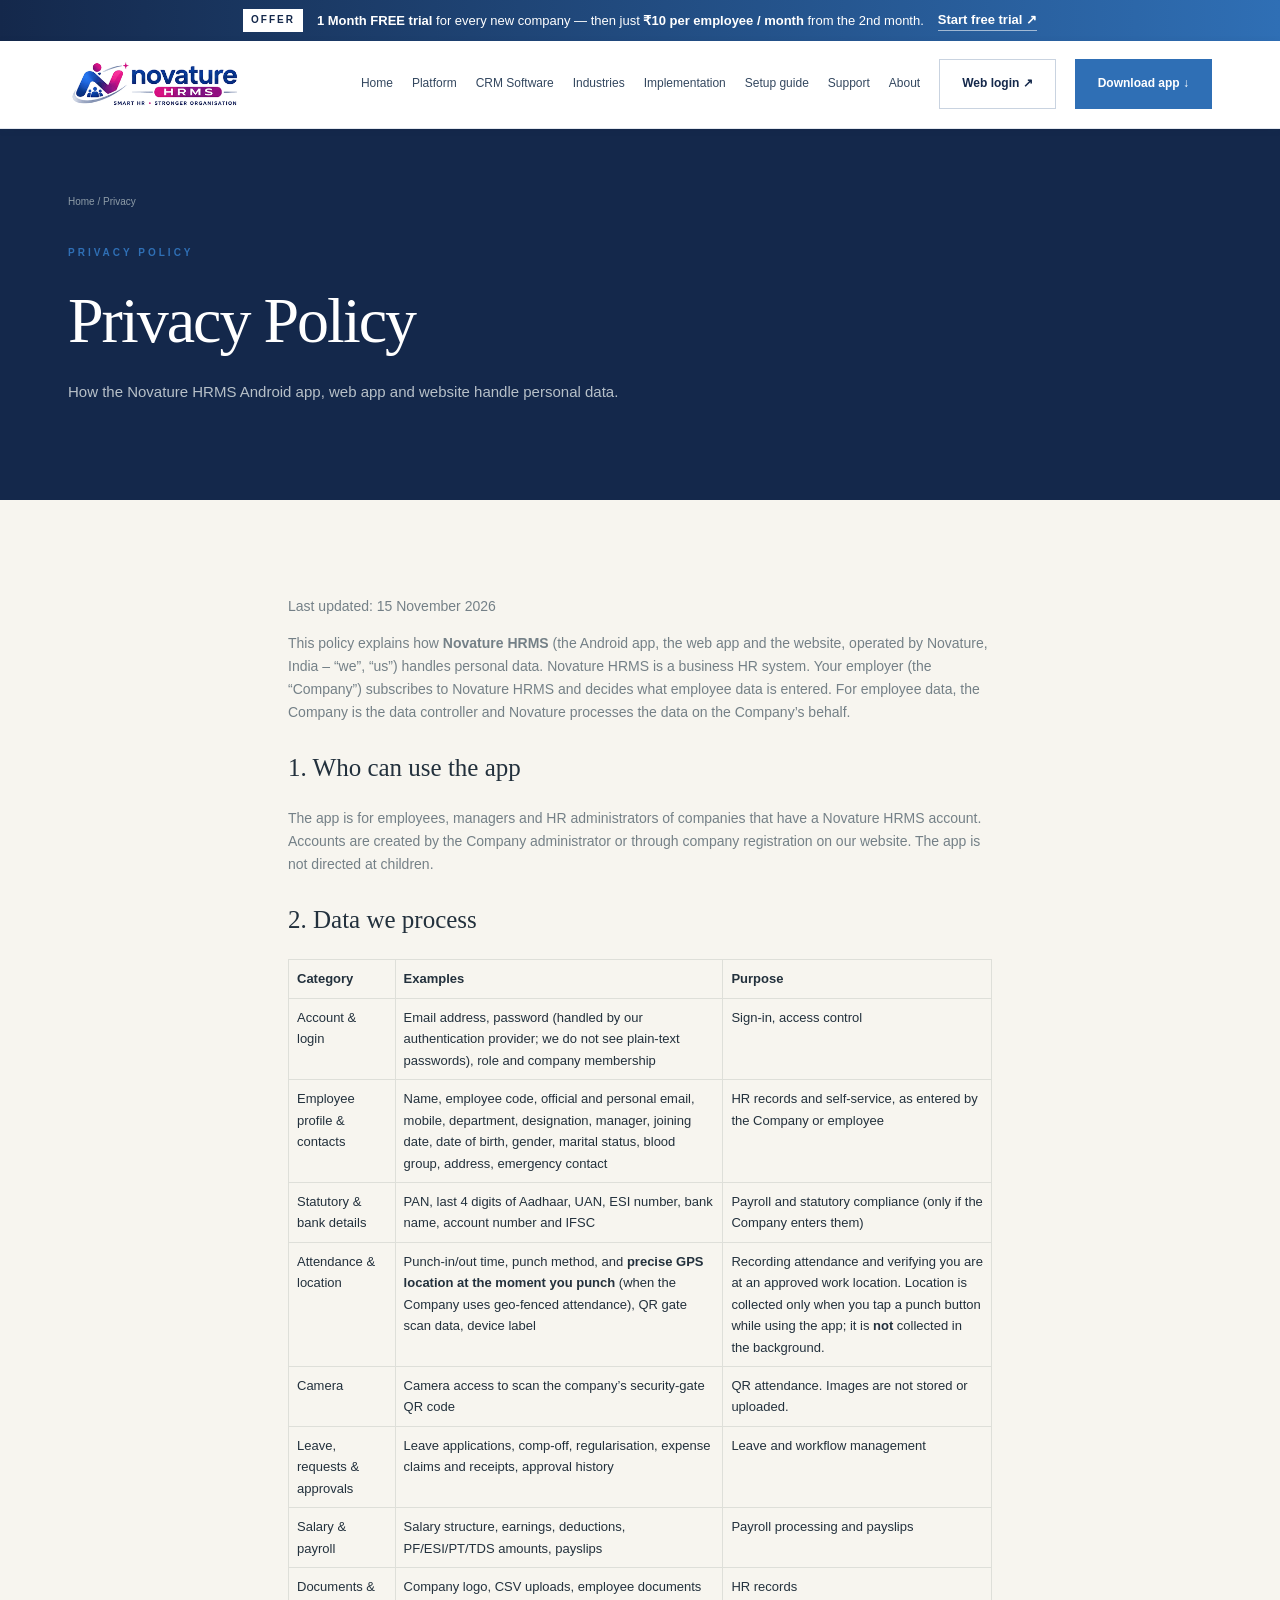
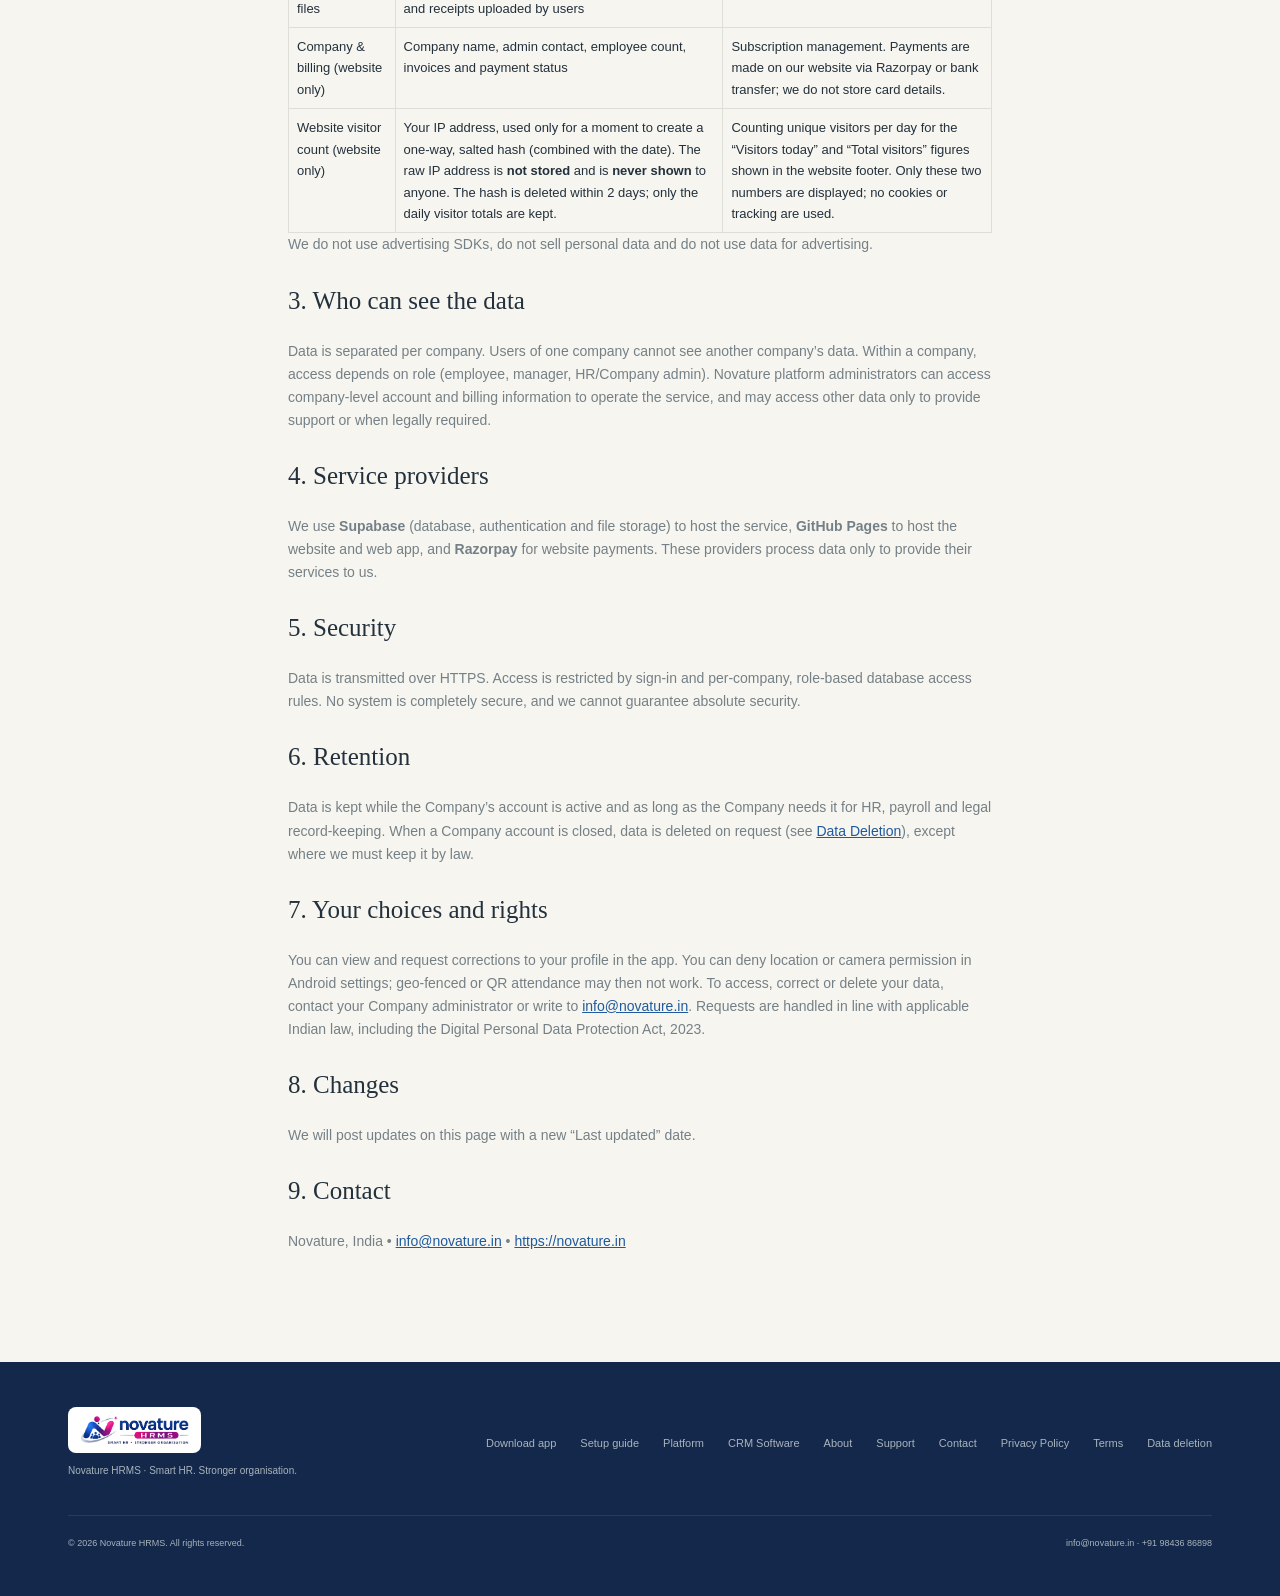
<file: privacy.html>
<!doctype html><html lang="en"><head><meta charset="utf-8"><meta name="viewport" content="width=device-width,initial-scale=1"><title>Privacy Policy | Novature HRMS</title><meta name="description" content="How Novature HRMS (Android app, web app and website) collects, uses and protects personal data."><link rel="canonical" href="https://novature.in/privacy.html"><meta property="og:title" content="Privacy Policy | Novature HRMS"><meta property="og:description" content="How Novature HRMS (Android app, web app and website) collects, uses and protects personal data."><meta property="og:type" content="website"><meta property="og:url" content="https://novature.in/about.html"><meta name="theme-color" content="#14284b"><link rel="icon" href="assets/icon-192.png" type="image/png"><link rel="apple-touch-icon" href="assets/icon-192.png"><meta property="og:image" content="https://novature.in/assets/og-image.png"><meta name="twitter:card" content="summary_large_image"><link rel="stylesheet" href="assets/styles.css"><script src="assets/site.js" defer></script></head><body><div class="offer-bar" role="note"><div class="wrap offer-inner"><span class="offer-tag">OFFER</span><span><b>1 Month FREE trial</b> for every new company — then just <b>₹10 per employee / month</b> from the 2nd month.</span><a class="offer-link" href="https://hrms.novature.in/app/" target="_blank" rel="noopener">Start free trial ↗</a></div></div><a class="skip" href="#main" style="position:absolute;left:-9999px" onfocus="this.style.left='15px'" onblur="this.style.left='-9999px'">Skip to content</a><header><nav class="wrap nav" aria-label="Main navigation"><a class="brand" href="index.html"><img src="assets/novature_logo.png" alt="Novature HRMS – Smart HR, Stronger Organisation" width="190" height="57"></a><button class="menu" aria-controls="navlinks" aria-expanded="false">Menu</button><div class="links" id="navlinks"><a href="index.html">Home</a><a href="platform.html">Platform</a><a href="crm.html">CRM Software</a><a href="industries.html">Industries</a><a href="implementation.html">Implementation</a><a href="guide.html">Setup guide</a><a href="support.html">Support</a><a href="about.html">About</a><a class="btn ghostnav" href="https://hrms.novature.in/app/">Web login ↗</a><a class="btn" href="download.html">Download app ↓</a></div></nav></header><main id="main"><section class="pagehero"><div class="wrap"><div class="breadcrumb">Home / Privacy</div><div class="eyebrow">PRIVACY POLICY</div><h1>Privacy Policy</h1><p class="lead">How the Novature HRMS Android app, web app and website handle personal data.</p></div></section><section class="section"><div class="wrap privacy legal"><p class="muted">Last updated: 15 November 2026</p>

<p>This policy explains how <b>Novature HRMS</b> (the Android app, the web app and the website, operated by Novature, India – “we”, “us”) handles personal data. Novature HRMS is a business HR system. Your employer (the “Company”) subscribes to Novature HRMS and decides what employee data is entered. For employee data, the Company is the data controller and Novature processes the data on the Company’s behalf.</p>
<h3>1. Who can use the app</h3><p>The app is for employees, managers and HR administrators of companies that have a Novature HRMS account. Accounts are created by the Company administrator or through company registration on our website. The app is not directed at children.</p>
<h3>2. Data we process</h3>
<table><tr><th>Category</th><th>Examples</th><th>Purpose</th></tr>
<tr><td>Account &amp; login</td><td>Email address, password (handled by our authentication provider; we do not see plain-text passwords), role and company membership</td><td>Sign-in, access control</td></tr>
<tr><td>Employee profile &amp; contacts</td><td>Name, employee code, official and personal email, mobile, department, designation, manager, joining date, date of birth, gender, marital status, blood group, address, emergency contact</td><td>HR records and self-service, as entered by the Company or employee</td></tr>
<tr><td>Statutory &amp; bank details</td><td>PAN, last 4 digits of Aadhaar, UAN, ESI number, bank name, account number and IFSC</td><td>Payroll and statutory compliance (only if the Company enters them)</td></tr>
<tr><td>Attendance &amp; location</td><td>Punch-in/out time, punch method, and <b>precise GPS location at the moment you punch</b> (when the Company uses geo-fenced attendance), QR gate scan data, device label</td><td>Recording attendance and verifying you are at an approved work location. Location is collected only when you tap a punch button while using the app; it is <b>not</b> collected in the background.</td></tr>
<tr><td>Camera</td><td>Camera access to scan the company’s security-gate QR code</td><td>QR attendance. Images are not stored or uploaded.</td></tr>
<tr><td>Leave, requests &amp; approvals</td><td>Leave applications, comp-off, regularisation, expense claims and receipts, approval history</td><td>Leave and workflow management</td></tr>
<tr><td>Salary &amp; payroll</td><td>Salary structure, earnings, deductions, PF/ESI/PT/TDS amounts, payslips</td><td>Payroll processing and payslips</td></tr>
<tr><td>Documents &amp; files</td><td>Company logo, CSV uploads, employee documents and receipts uploaded by users</td><td>HR records</td></tr>
<tr><td>Company &amp; billing (website only)</td><td>Company name, admin contact, employee count, invoices and payment status</td><td>Subscription management. Payments are made on our website via Razorpay or bank transfer; we do not store card details.</td></tr><tr><td>Website visitor count (website only)</td><td>Your IP address, used only for a moment to create a one-way, salted hash (combined with the date). The raw IP address is <b>not stored</b> and is <b>never shown</b> to anyone. The hash is deleted within 2 days; only the daily visitor totals are kept.</td><td>Counting unique visitors per day for the “Visitors today” and “Total visitors” figures shown in the website footer. Only these two numbers are displayed; no cookies or tracking are used.</td></tr></table>
<p>We do not use advertising SDKs, do not sell personal data and do not use data for advertising.</p>
<h3>3. Who can see the data</h3><p>Data is separated per company. Users of one company cannot see another company’s data. Within a company, access depends on role (employee, manager, HR/Company admin). Novature platform administrators can access company-level account and billing information to operate the service, and may access other data only to provide support or when legally required.</p>
<h3>4. Service providers</h3><p>We use <b>Supabase</b> (database, authentication and file storage) to host the service, <b>GitHub Pages</b> to host the website and web app, and <b>Razorpay</b> for website payments. These providers process data only to provide their services to us.</p>
<h3>5. Security</h3><p>Data is transmitted over HTTPS. Access is restricted by sign-in and per-company, role-based database access rules. No system is completely secure, and we cannot guarantee absolute security.</p>
<h3>6. Retention</h3><p>Data is kept while the Company’s account is active and as long as the Company needs it for HR, payroll and legal record-keeping. When a Company account is closed, data is deleted on request (see <a href="data-deletion.html">Data Deletion</a>), except where we must keep it by law.</p>
<h3>7. Your choices and rights</h3><p>You can view and request corrections to your profile in the app. You can deny location or camera permission in Android settings; geo-fenced or QR attendance may then not work. To access, correct or delete your data, contact your Company administrator or write to <a href="mailto:info@novature.in">info@novature.in</a>. Requests are handled in line with applicable Indian law, including the Digital Personal Data Protection Act, 2023.</p>
<h3>8. Changes</h3><p>We will post updates on this page with a new “Last updated” date.</p>
<h3>9. Contact</h3><p>Novature, India • <a href="mailto:info@novature.in">info@novature.in</a> • <a href="https://novature.in">https://novature.in</a></p>
</div></section></main><footer><div class="wrap"><div class="foot"><div><a class="brand fbrand" href="index.html"><img src="assets/novature_logo.png" alt="Novature HRMS" width="170" height="51"></a><p>Novature HRMS · Smart HR. Stronger organisation.</p></div><div class="footnav"><a href="download.html">Download app</a><a href="guide.html">Setup guide</a><a href="platform.html">Platform</a><a href="crm.html">CRM Software</a><a href="about.html">About</a><a href="support.html">Support</a><a href="contact.html">Contact</a><a href="privacy.html">Privacy Policy</a><a href="terms.html">Terms</a><a href="data-deletion.html">Data deletion</a></div></div><div class="copyright"><span>© 2026 Novature HRMS. All rights reserved.</span><span><a href="mailto:info@novature.in">info@novature.in</a> · <a href="tel:+919843686898">+91 98436 86898</a></span></div></div></footer></body></html>
</file>
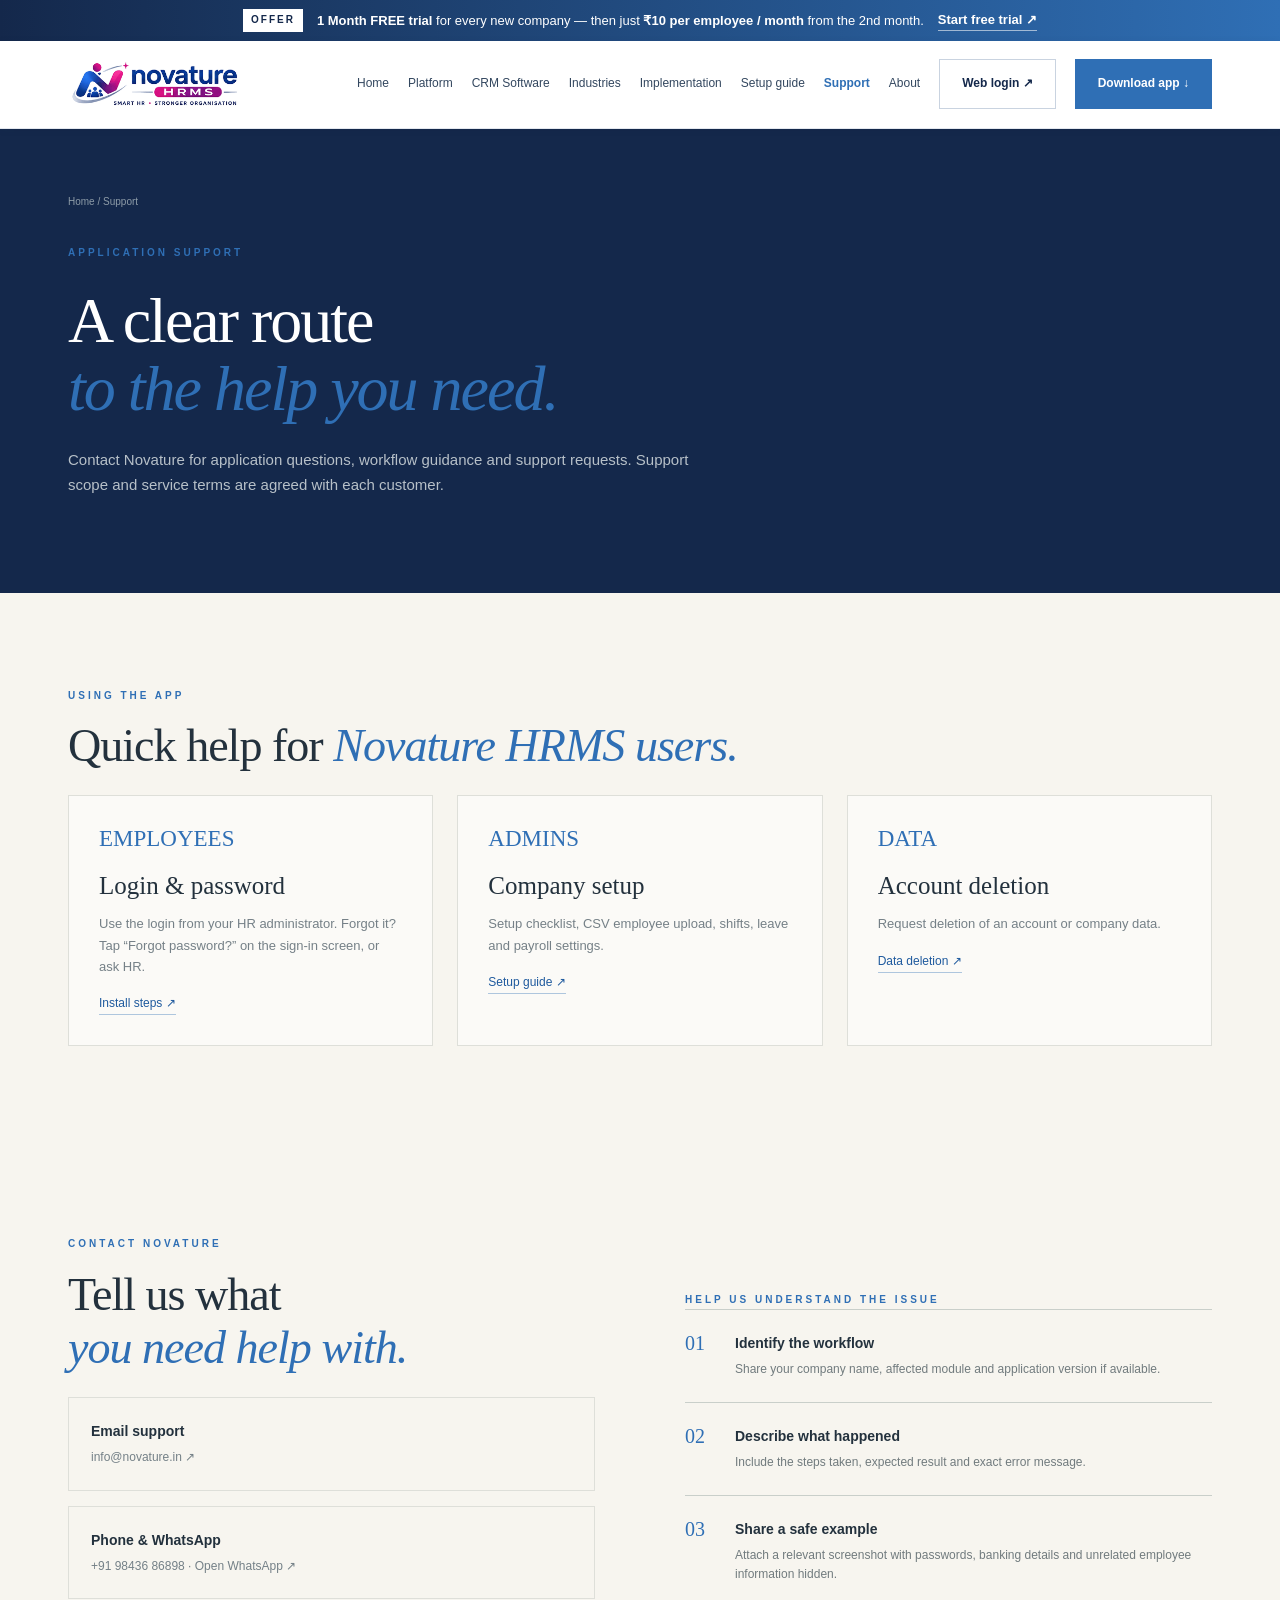
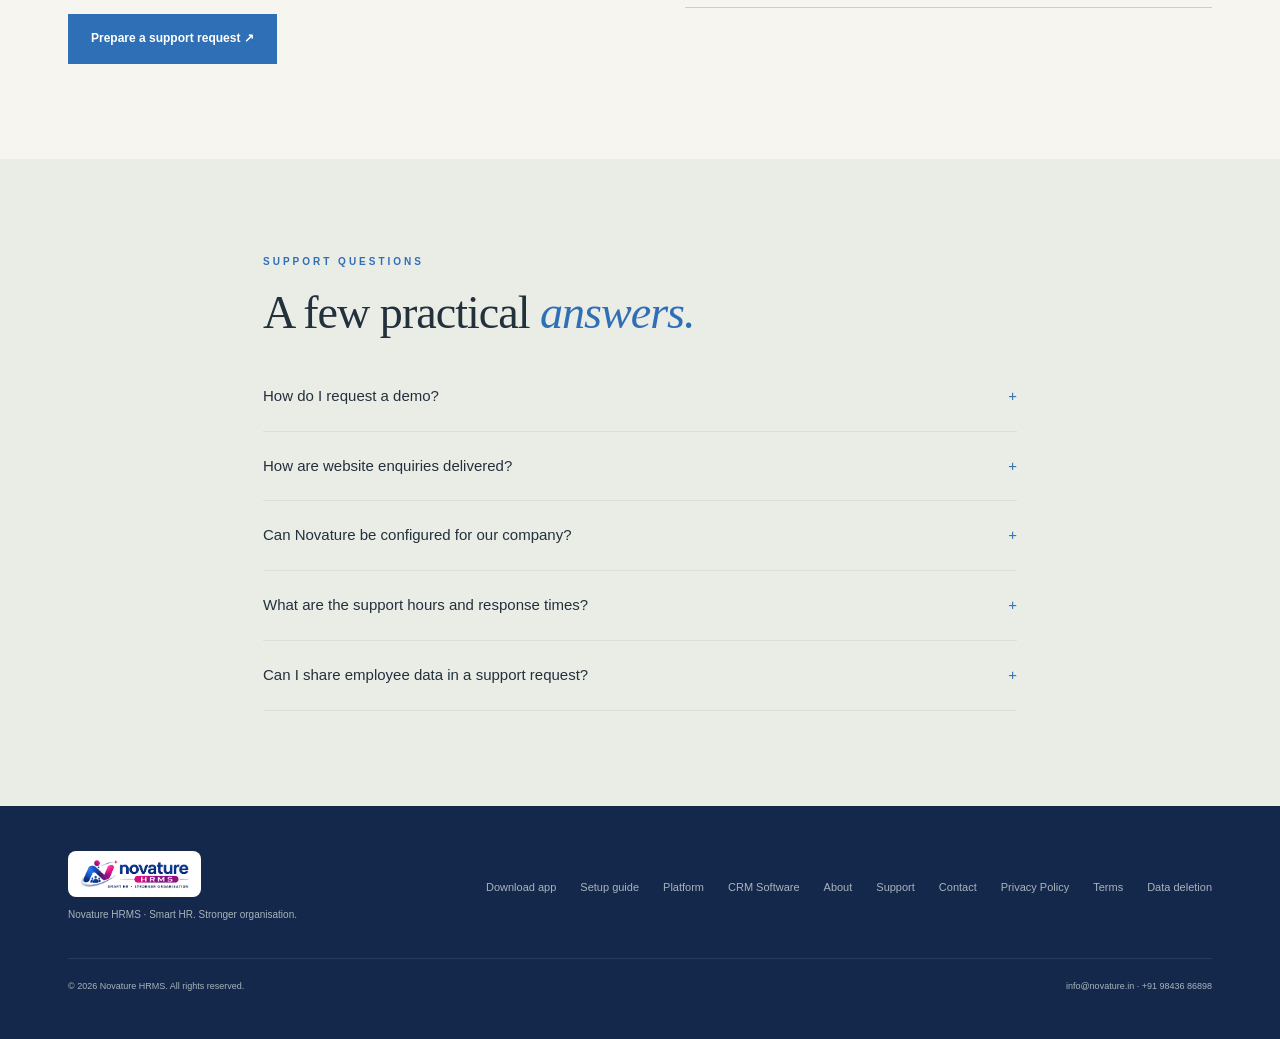
<file: support.html>
<!doctype html><html lang="en"><head><meta charset="utf-8"><meta name="viewport" content="width=device-width,initial-scale=1"><title>Application support &amp; FAQs | Novature HRMS</title><meta name="description" content="Contact Novature HRMS for product questions, workflow guidance, demos and application support."><link rel="canonical" href="https://novature.in/support.html"><meta property="og:title" content="Application support &amp; FAQs | Novature HRMS"><meta property="og:description" content="Contact Novature HRMS for product questions, workflow guidance, demos and application support."><meta property="og:type" content="website"><meta property="og:url" content="https://novature.in/support.html"><meta name="theme-color" content="#14284b"><link rel="icon" href="assets/icon-192.png" type="image/png"><link rel="apple-touch-icon" href="assets/icon-192.png"><meta property="og:image" content="https://novature.in/assets/og-image.png"><meta name="twitter:card" content="summary_large_image"><link rel="stylesheet" href="assets/styles.css"><script src="assets/site.js" defer></script></head><body><div class="offer-bar" role="note"><div class="wrap offer-inner"><span class="offer-tag">OFFER</span><span><b>1 Month FREE trial</b> for every new company — then just <b>₹10 per employee / month</b> from the 2nd month.</span><a class="offer-link" href="https://hrms.novature.in/app/" target="_blank" rel="noopener">Start free trial ↗</a></div></div><a class="skip" href="#main" style="position:absolute;left:-9999px" onfocus="this.style.left='15px'" onblur="this.style.left='-9999px'">Skip to content</a><header><nav class="wrap nav" aria-label="Main navigation"><a class="brand" href="index.html"><img src="assets/novature_logo.png" alt="Novature HRMS – Smart HR, Stronger Organisation" width="190" height="57"></a><button class="menu" aria-controls="navlinks" aria-expanded="false">Menu</button><div class="links" id="navlinks"><a href="index.html">Home</a><a href="platform.html">Platform</a><a href="crm.html">CRM Software</a><a href="industries.html">Industries</a><a href="implementation.html">Implementation</a><a href="guide.html">Setup guide</a><a href="support.html" aria-current="page">Support</a><a href="about.html">About</a><a class="btn ghostnav" href="https://hrms.novature.in/app/">Web login ↗</a><a class="btn" href="download.html">Download app ↓</a></div></nav></header><main id="main"><section class="pagehero"><div class="wrap"><div class="breadcrumb"><a href="index.html">Home</a> / Support</div><div class="eyebrow">APPLICATION SUPPORT</div><h1>A clear route<br><em>to the help you need.</em></h1><p class="lead">Contact Novature for application questions, workflow guidance and support requests. Support scope and service terms are agreed with each customer.</p></div></section><section class="section"><div class="wrap"><div class="eyebrow">USING THE APP</div><h2>Quick help for <em>Novature HRMS users.</em></h2><div class="cards"><article class="card"><span class="num">EMPLOYEES</span><h3>Login &amp; password</h3><p>Use the login from your HR administrator. Forgot it? Tap “Forgot password?” on the sign-in screen, or ask HR.</p><a class="textlink" href="download.html">Install steps ↗</a></article><article class="card"><span class="num">ADMINS</span><h3>Company setup</h3><p>Setup checklist, CSV employee upload, shifts, leave and payroll settings.</p><a class="textlink" href="guide.html">Setup guide ↗</a></article><article class="card"><span class="num">DATA</span><h3>Account deletion</h3><p>Request deletion of an account or company data.</p><a class="textlink" href="data-deletion.html">Data deletion ↗</a></article></div></div></section><section class="section"><div class="wrap split"><div><div class="eyebrow">CONTACT NOVATURE</div><h2>Tell us what<br><em>you need help with.</em></h2><div class="supportline"><h3>Email support</h3><p><a href="mailto:info@novature.in?subject=Novature%20HRMS%20support%20request">info@novature.in ↗</a></p></div><div class="supportline"><h3>Phone & WhatsApp</h3><p><a href="tel:+919843686898">+91 98436 86898</a> · <a href="https://wa.me/919843686898?text=Hello%20Novature%2C%20I%20need%20HRMS%20support." target="_blank" rel="noopener noreferrer">Open WhatsApp ↗</a></p></div><a class="btn" href="contact.html">Prepare a support request ↗</a></div><div><div class="eyebrow">HELP US UNDERSTAND THE ISSUE</div><div class="process"><div class="step"><span>01</span><div><h3>Identify the workflow</h3><p>Share your company name, affected module and application version if available.</p></div></div><div class="step"><span>02</span><div><h3>Describe what happened</h3><p>Include the steps taken, expected result and exact error message.</p></div></div><div class="step"><span>03</span><div><h3>Share a safe example</h3><p>Attach a relevant screenshot with passwords, banking details and unrelated employee information hidden.</p></div></div></div></div></div></section><section class="section approach"><div class="wrap faq"><div class="eyebrow">SUPPORT QUESTIONS</div><h2>A few practical <em>answers.</em></h2><details><summary>How do I request a demo?</summary><p>Submit a request using the contact form, or contact us through WhatsApp.</p></details><details><summary>How are website enquiries delivered?</summary><p>The form sends enquiries through FormSubmit to info@novature.in once the recipient mailbox has completed its one-time activation. A spam-protection check may appear. WhatsApp opens a direct chat; SMS alerts are not enabled.</p></details><details><summary>Can Novature be configured for our company?</summary><p>Company requirements and supported configuration are reviewed during discovery. Any custom development or integration must be confirmed in the scope.</p></details><details><summary>What are the support hours and response times?</summary><p>Support channels, hours and response commitments will be specified in your customer agreement. This website does not promise a 24/7 service or a fixed response time.</p></details><details><summary>Can I share employee data in a support request?</summary><p>Share only what is necessary to explain the issue. Never share passwords, authentication codes or full sensitive employee records through an ordinary enquiry.</p></details></div></section></main><footer><div class="wrap"><div class="foot"><div><a class="brand fbrand" href="index.html"><img src="assets/novature_logo.png" alt="Novature HRMS" width="170" height="51"></a><p>Novature HRMS · Smart HR. Stronger organisation.</p></div><div class="footnav"><a href="download.html">Download app</a><a href="guide.html">Setup guide</a><a href="platform.html">Platform</a><a href="crm.html">CRM Software</a><a href="about.html">About</a><a href="support.html">Support</a><a href="contact.html">Contact</a><a href="privacy.html">Privacy Policy</a><a href="terms.html">Terms</a><a href="data-deletion.html">Data deletion</a></div></div><div class="copyright"><span>© 2026 Novature HRMS. All rights reserved.</span><span><a href="mailto:info@novature.in">info@novature.in</a> · <a href="tel:+919843686898">+91 98436 86898</a></span></div></div></footer></body></html>
</file>
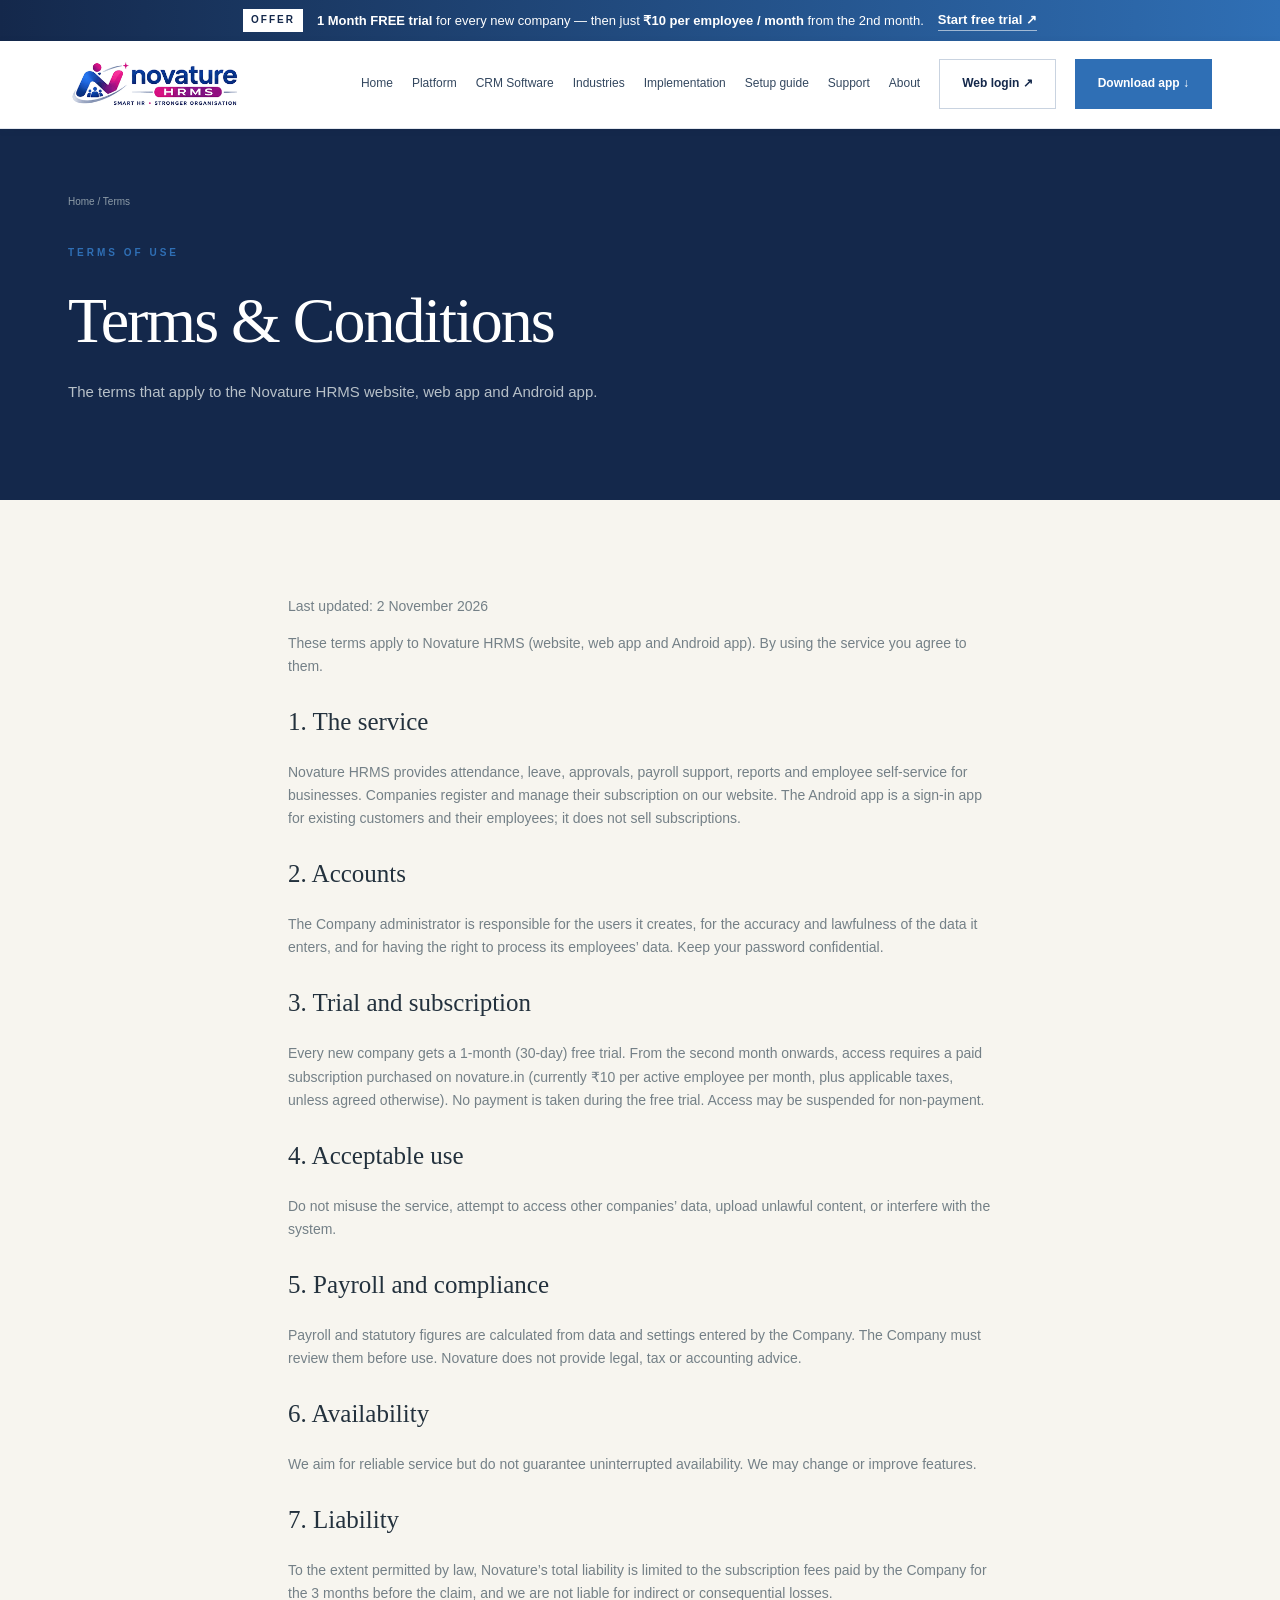
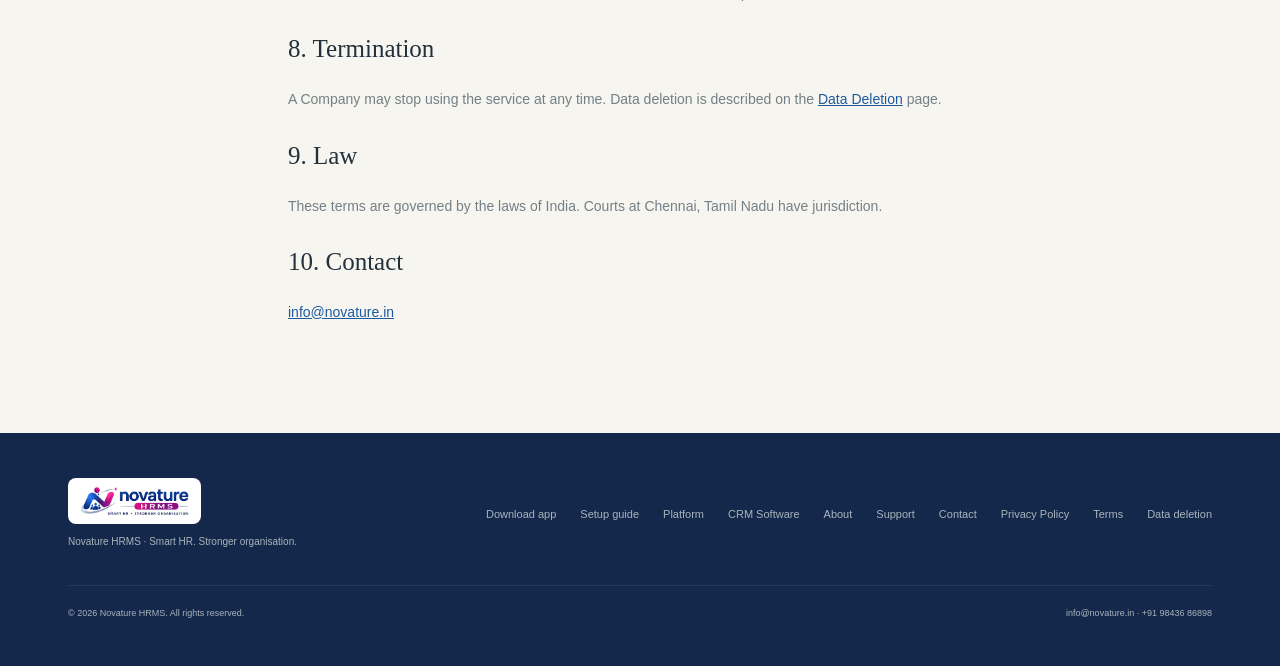
<file: terms.html>
<!doctype html><html lang="en"><head><meta charset="utf-8"><meta name="viewport" content="width=device-width,initial-scale=1"><title>Terms & Conditions | Novature HRMS</title><meta name="description" content="Terms of use for Novature HRMS website, web app and Android app."><link rel="canonical" href="https://novature.in/terms.html"><meta property="og:title" content="Terms & Conditions | Novature HRMS"><meta property="og:description" content="Terms of use for Novature HRMS website, web app and Android app."><meta property="og:type" content="website"><meta property="og:url" content="https://novature.in/about.html"><meta name="theme-color" content="#14284b"><link rel="icon" href="assets/icon-192.png" type="image/png"><link rel="apple-touch-icon" href="assets/icon-192.png"><meta property="og:image" content="https://novature.in/assets/og-image.png"><meta name="twitter:card" content="summary_large_image"><link rel="stylesheet" href="assets/styles.css"><script src="assets/site.js" defer></script></head><body><div class="offer-bar" role="note"><div class="wrap offer-inner"><span class="offer-tag">OFFER</span><span><b>1 Month FREE trial</b> for every new company — then just <b>₹10 per employee / month</b> from the 2nd month.</span><a class="offer-link" href="https://hrms.novature.in/app/" target="_blank" rel="noopener">Start free trial ↗</a></div></div><a class="skip" href="#main" style="position:absolute;left:-9999px" onfocus="this.style.left='15px'" onblur="this.style.left='-9999px'">Skip to content</a><header><nav class="wrap nav" aria-label="Main navigation"><a class="brand" href="index.html"><img src="assets/novature_logo.png" alt="Novature HRMS – Smart HR, Stronger Organisation" width="190" height="57"></a><button class="menu" aria-controls="navlinks" aria-expanded="false">Menu</button><div class="links" id="navlinks"><a href="index.html">Home</a><a href="platform.html">Platform</a><a href="crm.html">CRM Software</a><a href="industries.html">Industries</a><a href="implementation.html">Implementation</a><a href="guide.html">Setup guide</a><a href="support.html">Support</a><a href="about.html">About</a><a class="btn ghostnav" href="https://hrms.novature.in/app/">Web login ↗</a><a class="btn" href="download.html">Download app ↓</a></div></nav></header><main id="main"><section class="pagehero"><div class="wrap"><div class="breadcrumb">Home / Terms</div><div class="eyebrow">TERMS OF USE</div><h1>Terms &amp; Conditions</h1><p class="lead">The terms that apply to the Novature HRMS website, web app and Android app.</p></div></section><section class="section"><div class="wrap privacy legal"><p class="muted">Last updated: 2 November 2026</p>

<p>These terms apply to Novature HRMS (website, web app and Android app). By using the service you agree to them.</p>
<h3>1. The service</h3><p>Novature HRMS provides attendance, leave, approvals, payroll support, reports and employee self-service for businesses. Companies register and manage their subscription on our website. The Android app is a sign-in app for existing customers and their employees; it does not sell subscriptions.</p>
<h3>2. Accounts</h3><p>The Company administrator is responsible for the users it creates, for the accuracy and lawfulness of the data it enters, and for having the right to process its employees’ data. Keep your password confidential.</p>
<h3>3. Trial and subscription</h3><p>Every new company gets a 1-month (30-day) free trial. From the second month onwards, access requires a paid subscription purchased on novature.in (currently ₹10 per active employee per month, plus applicable taxes, unless agreed otherwise). No payment is taken during the free trial. Access may be suspended for non-payment.</p>
<h3>4. Acceptable use</h3><p>Do not misuse the service, attempt to access other companies’ data, upload unlawful content, or interfere with the system.</p>
<h3>5. Payroll and compliance</h3><p>Payroll and statutory figures are calculated from data and settings entered by the Company. The Company must review them before use. Novature does not provide legal, tax or accounting advice.</p>
<h3>6. Availability</h3><p>We aim for reliable service but do not guarantee uninterrupted availability. We may change or improve features.</p>
<h3>7. Liability</h3><p>To the extent permitted by law, Novature’s total liability is limited to the subscription fees paid by the Company for the 3 months before the claim, and we are not liable for indirect or consequential losses.</p>
<h3>8. Termination</h3><p>A Company may stop using the service at any time. Data deletion is described on the <a href="data-deletion.html">Data Deletion</a> page.</p>
<h3>9. Law</h3><p>These terms are governed by the laws of India. Courts at Chennai, Tamil Nadu have jurisdiction.</p>
<h3>10. Contact</h3><p><a href="mailto:info@novature.in">info@novature.in</a></p>
</div></section></main><footer><div class="wrap"><div class="foot"><div><a class="brand fbrand" href="index.html"><img src="assets/novature_logo.png" alt="Novature HRMS" width="170" height="51"></a><p>Novature HRMS · Smart HR. Stronger organisation.</p></div><div class="footnav"><a href="download.html">Download app</a><a href="guide.html">Setup guide</a><a href="platform.html">Platform</a><a href="crm.html">CRM Software</a><a href="about.html">About</a><a href="support.html">Support</a><a href="contact.html">Contact</a><a href="privacy.html">Privacy Policy</a><a href="terms.html">Terms</a><a href="data-deletion.html">Data deletion</a></div></div><div class="copyright"><span>© 2026 Novature HRMS. All rights reserved.</span><span><a href="mailto:info@novature.in">info@novature.in</a> · <a href="tel:+919843686898">+91 98436 86898</a></span></div></div></footer></body></html>
</file>
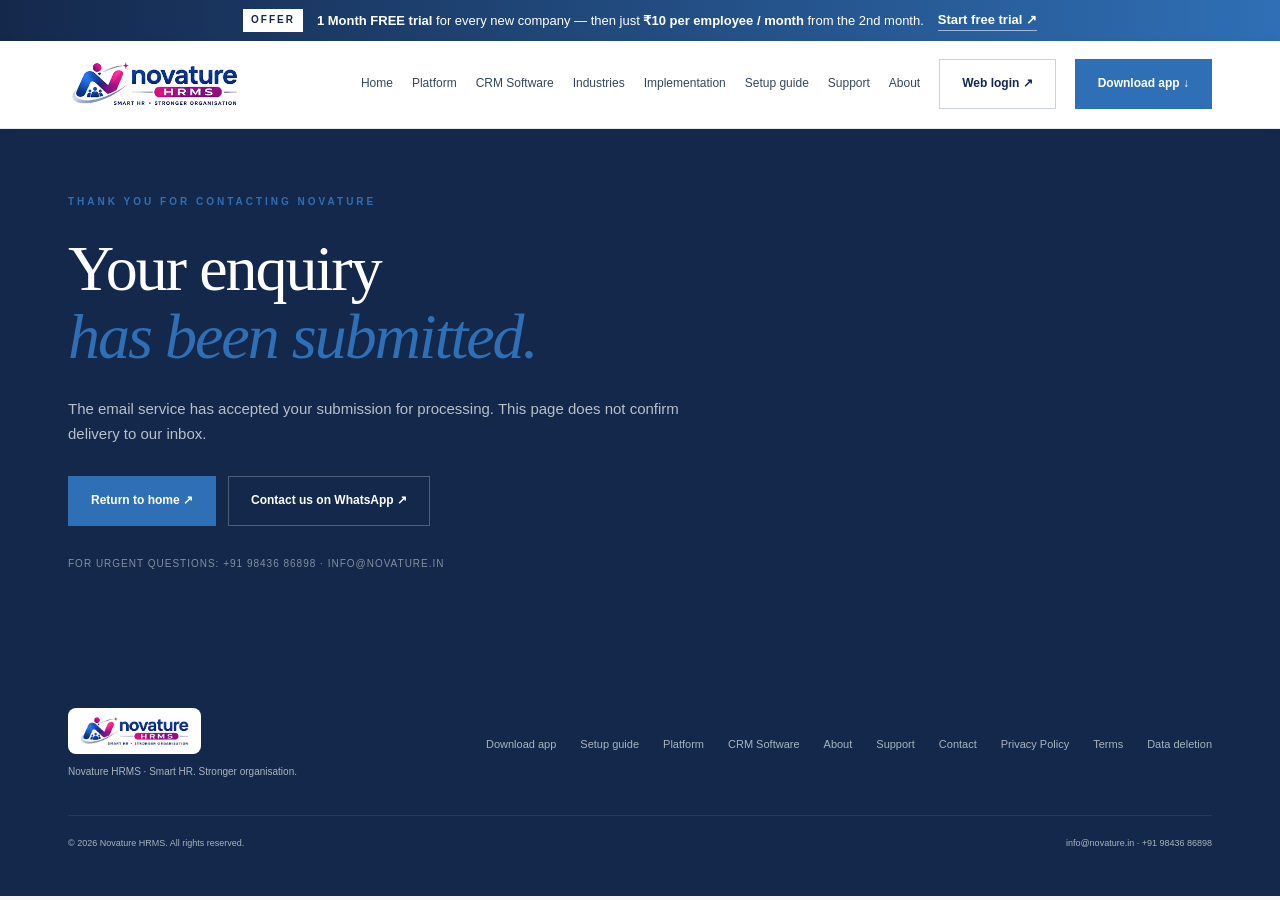
<file: thank-you.html>
<!doctype html><html lang="en"><head><meta charset="utf-8"><meta name="viewport" content="width=device-width,initial-scale=1"><title>Enquiry submitted | Novature HRMS</title><meta name="description" content="Contact Balachandar A. at info@novature.in or +91 9843686898 for a Novature HRMS demo, requirements or support."><link rel="canonical" href="https://novature.in/thank-you.html"><meta property="og:title" content="Contact &amp; request a demo | Novature HRMS"><meta property="og:description" content="Contact Balachandar A. at info@novature.in or +91 9843686898 for a Novature HRMS demo, requirements or support."><meta property="og:type" content="website"><meta property="og:url" content="https://novature.in/thank-you.html"><meta name="theme-color" content="#101c2a"><link rel="icon" href="assets/icon-192.png" type="image/png"><link rel="apple-touch-icon" href="assets/icon-192.png"><meta property="og:image" content="https://novature.in/assets/og-image.png"><meta name="twitter:card" content="summary_large_image"><link rel="stylesheet" href="assets/styles.css"><script src="assets/site.js" defer></script></head><body><div class="offer-bar" role="note"><div class="wrap offer-inner"><span class="offer-tag">OFFER</span><span><b>1 Month FREE trial</b> for every new company — then just <b>₹10 per employee / month</b> from the 2nd month.</span><a class="offer-link" href="https://hrms.novature.in/app/" target="_blank" rel="noopener">Start free trial ↗</a></div></div><a class="skip" href="#main" style="position:absolute;left:-9999px" onfocus="this.style.left='15px'" onblur="this.style.left='-9999px'">Skip to content</a><header><nav class="wrap nav" aria-label="Main navigation"><a class="brand" href="index.html"><img src="assets/novature_logo.png" alt="Novature HRMS – Smart HR, Stronger Organisation" width="190" height="57"></a><button class="menu" aria-controls="navlinks" aria-expanded="false">Menu</button><div class="links" id="navlinks"><a href="index.html">Home</a><a href="platform.html">Platform</a><a href="crm.html">CRM Software</a><a href="industries.html">Industries</a><a href="implementation.html">Implementation</a><a href="guide.html">Setup guide</a><a href="support.html">Support</a><a href="about.html">About</a><a class="btn ghostnav" href="https://hrms.novature.in/app/">Web login ↗</a><a class="btn" href="download.html">Download app ↓</a></div></nav></header><main id="main"><section class="pagehero"><div class="wrap"><div class="eyebrow">THANK YOU FOR CONTACTING NOVATURE</div><h1>Your enquiry<br><em>has been submitted.</em></h1><p class="lead">The email service has accepted your submission for processing. This page does not confirm delivery to our inbox.</p><div class="actions"><a class="btn" href="index.html">Return to home ↗</a><a class="btn ghost" href="https://wa.me/919843686898">Contact us on WhatsApp ↗</a></div><p class="micro">FOR URGENT QUESTIONS: +91 98436 86898 · INFO@NOVATURE.IN</p></div></section></main><footer><div class="wrap"><div class="foot"><div><a class="brand fbrand" href="index.html"><img src="assets/novature_logo.png" alt="Novature HRMS" width="170" height="51"></a><p>Novature HRMS · Smart HR. Stronger organisation.</p></div><div class="footnav"><a href="download.html">Download app</a><a href="guide.html">Setup guide</a><a href="platform.html">Platform</a><a href="crm.html">CRM Software</a><a href="about.html">About</a><a href="support.html">Support</a><a href="contact.html">Contact</a><a href="privacy.html">Privacy Policy</a><a href="terms.html">Terms</a><a href="data-deletion.html">Data deletion</a></div></div><div class="copyright"><span>© 2026 Novature HRMS. All rights reserved.</span><span><a href="mailto:info@novature.in">info@novature.in</a> · <a href="tel:+919843686898">+91 98436 86898</a></span></div></div></footer></body></html>
</file>
<file: assets/styles.css>
:root{--navy:#14284b;--ink:#23313d;--gold:#2f6fb5;--paper:#f7f5ef;--line:#dedfd9}*{box-sizing:border-box}html{scroll-behavior:smooth;scroll-padding-top:90px}body{margin:0;color:var(--ink);background:var(--paper);font:15px/1.65 Arial,sans-serif}a{color:inherit;text-decoration:none}button,input,select,textarea{font:inherit}button,a,input,select,textarea{outline-offset:5px}button{cursor:pointer}.wrap{max-width:1240px;margin:auto;padding:0 48px}.eyebrow{text-transform:uppercase;letter-spacing:3px;font-size:10px;font-weight:bold;color:var(--gold)}header{position:sticky;top:0;z-index:10;background:#ffffff;border-bottom:1px solid #ffffff15;color:white}.nav{height:87px;display:flex;align-items:center;justify-content:space-between;gap:30px}.brand{font-size:27px;letter-spacing:1px;line-height:1}.brand b{font-weight:500}.brand small{display:block;font-size:8px;letter-spacing:4px;margin-top:9px;color:#2f6fb5}.mark{color:var(--gold);margin-right:8px}.links{display:flex;align-items:center;gap:30px;font-size:12px;color:#cbd0d4}.btn{display:inline-flex;align-items:center;justify-content:center;gap:25px;padding:14px 22px;border:1px solid var(--gold);background:var(--gold);color:var(--navy);font-size:12px;font-weight:bold}.btn.ghost{background:transparent;color:inherit;border-color:#ffffff40}.menu{display:none;background:none;color:white;border:1px solid #ffffff50;padding:7px 12px}.hero{background:var(--navy);color:#fff;overflow:hidden;position:relative}.hero:before{content:'';position:absolute;width:700px;height:700px;border-radius:50%;border:1px solid #ffffff08;right:-100px;top:-90px;box-shadow:0 0 0 85px #ffffff02,0 0 0 170px #ffffff02}.hero-grid{display:grid;grid-template-columns:1fr 1fr;gap:65px;align-items:center;min-height:655px;padding-top:72px;padding-bottom:85px;position:relative}h1,h2,h3,p{margin-top:0}h1{font:normal clamp(46px,5vw,68px)/1.07 Georgia,serif;letter-spacing:-2px;margin:25px 0}h1 em,h2 em{color:var(--gold);font-weight:normal}h1 em{display:block}.lead{color:#b7c0c8;max-width:450px;font-size:15px}.actions{display:flex;gap:12px;margin:30px 0}.micro{color:#83919d;font-size:10px;letter-spacing:1px}.dash{background:#f7f8f6;color:var(--ink);border-radius:9px;box-shadow:0 25px 80px #0005;transform:perspective(1100px) rotateY(-7deg);border:6px solid #ffffff12}.dash-top{display:flex;align-items:center;justify-content:space-between;padding:18px;border-bottom:1px solid var(--line);font-size:10px}.dots{color:var(--gold);letter-spacing:4px}.dashboard{display:grid;grid-template-columns:92px 1fr;min-height:330px}.side{background:#eaece8;padding:20px 12px;font-size:8px;line-height:3}.side b{background:var(--navy);display:block;color:white;padding:0 6px;border-radius:4px}.db-main{padding:22px}.db-main h3{font-size:17px;margin-bottom:1px}.db-main p{font-size:8px;color:#7a8389}.stats{display:grid;grid-template-columns:repeat(3,1fr);gap:10px;margin:17px 0}.stat{border:1px solid var(--line);padding:12px;border-radius:5px;font-size:8px}.stat strong{display:block;font-size:22px;font-weight:500}.stat span{font-size:7px;color:#598373}.chart{border:1px solid var(--line);padding:14px;border-radius:5px;font-size:9px}.bars{height:94px;display:flex;gap:13px;align-items:end;margin:15px 0 6px;border-bottom:1px solid var(--line)}.bars i{flex:1;background:#14284b;border-radius:3px 3px 0 0}.bars i:nth-child(even){background:#2f6fb5}.axis{display:flex;justify-content:space-around;font-size:7px;color:#81898b}.sample{text-align:right;font-size:9px;color:#9aa6af;margin-top:14px}.ribbon{border-bottom:1px solid var(--line)}.ribbon .wrap{display:flex;justify-content:space-between;align-items:center;gap:30px;padding-top:25px;padding-bottom:25px;font-size:11px}.ribbon span{color:#7b8589;font-size:9px;letter-spacing:2px}.section{padding:95px 0}h2{font:normal clamp(34px,3.6vw,48px)/1.15 Georgia,serif;letter-spacing:-1px;margin:16px 0 22px}.section-intro{display:flex;align-items:end;justify-content:space-between;gap:60px;margin-bottom:45px}.section-intro>p{max-width:350px;color:#788186;font-size:13px}.tabs{display:flex;gap:8px;margin-bottom:26px;flex-wrap:wrap}.tab{background:transparent;border:1px solid var(--line);padding:10px 18px;font-size:11px;color:var(--ink)}.tab.active{background:var(--navy);color:white;border-color:var(--navy)}.features{display:grid;grid-template-columns:repeat(3,1fr);gap:1px;background:var(--line);border:1px solid var(--line)}.feature{padding:30px;background:var(--paper);min-height:225px}.feature .num{color:var(--gold);font:24px Georgia,serif}.feature h3{font-size:16px;margin:19px 0 9px}.feature p{font-size:12px;color:#737e83;margin-bottom:0}.feature[hidden]{display:none}.approach{background:#eaece6}.split{display:grid;grid-template-columns:1fr 1fr;gap:90px;align-items:center}.process{border-top:1px solid #c9cfca}.step{display:grid;grid-template-columns:35px 1fr;gap:15px;padding:22px 0;border-bottom:1px solid #c9cfca}.step span{font:20px Georgia;color:var(--gold)}.step h3{font-size:14px;margin:0 0 5px}.step p{font-size:12px;color:#717b7e;margin:0}.quote{border-left:2px solid var(--gold);padding-left:25px;font:25px/1.4 Georgia;max-width:420px}.roles{display:grid;grid-template-columns:repeat(3,1fr);gap:28px}.role{border-top:2px solid var(--gold);padding-top:25px}.role small{color:#7b8589;font-size:10px}.role h3{font:26px Georgia;margin:12px 0}.role ul{padding-left:18px;font-size:12px;color:#727d83;line-height:2}.founder{background:var(--navy);color:white}.founder p{color:#aebbc4}.monogram{border:1px solid #2f6fb550;aspect-ratio:1.2;display:flex;align-items:center;justify-content:center;position:relative;background:linear-gradient(135deg,#172a3b,#101c2a)}.monogram:before{content:'';position:absolute;inset:25px;border:1px solid #2f6fb520}.monogram strong{font:130px Georgia;color:var(--gold);font-weight:normal}.monogram small{position:absolute;bottom:43px;font-size:9px;letter-spacing:3px;color:#a4b1bc}.credentials{display:flex;gap:40px;margin-top:30px}.credentials strong{font:30px Georgia;display:block;color:var(--gold)}.credentials small{font-size:10px;color:#aebbc4}.faq{max-width:850px;margin:auto}details{border-bottom:1px solid var(--line);padding:22px 0}summary{cursor:pointer;font-size:15px;list-style:none;display:flex;justify-content:space-between;gap:20px}summary:after{content:'+';color:var(--gold)}details[open] summary:after{content:'−'}details p{color:#758087;font-size:13px;margin:15px 30px 0 0}.contact{background:#eaece6}.contact form{background:var(--paper);padding:35px;border:1px solid var(--line)}label{font-size:11px;display:block;margin-bottom:15px}input,select,textarea{display:block;width:100%;padding:11px;margin-top:5px;background:transparent;border:1px solid #cdd2cc;color:var(--ink);border-radius:0}textarea{resize:vertical;min-height:90px}.form-row{display:grid;grid-template-columns:1fr 1fr;gap:15px}.note{font-size:10px;color:#778185;margin:15px 0 0}.status{font-size:12px;white-space:pre-line}.out{width:100%;min-height:150px}footer{background:var(--navy);color:#a8b4bc;padding:45px 0}.foot{display:flex;justify-content:space-between;gap:30px;align-items:center}.foot p{font-size:10px;margin:10px 0 0}.footnav{display:flex;gap:24px;font-size:11px}.copyright{margin-top:35px;padding-top:20px;border-top:1px solid #ffffff15;display:flex;justify-content:space-between;font-size:9px}.reveal{animation:rise .8s ease both}@keyframes rise{from{opacity:0;transform:translateY(20px)}to{opacity:1;transform:translateY(0)}}@media(max-width:1000px){.wrap{padding-left:25px;padding-right:25px}.hero-grid{gap:30px}.split{gap:40px}.links{gap:18px}}@media(max-width:760px){.nav{height:75px}.menu{display:block}.links{display:none;position:absolute;left:0;right:0;top:75px;background:var(--navy);padding:25px;flex-direction:column;align-items:start}.links.open{display:flex}.hero-grid,.split{grid-template-columns:1fr}.hero-grid{padding-top:45px;gap:35px;padding-bottom:50px}.dash{transform:none}.section{padding:60px 0}.section-intro{display:block}.features,.roles{grid-template-columns:1fr}.feature{min-height:0}.ribbon .wrap{flex-wrap:wrap;justify-content:center;gap:15px 25px}.ribbon span{width:100%;text-align:center}.monogram{max-height:300px}.contact form{padding:22px}.foot{align-items:start;flex-direction:column}.form-row{grid-template-columns:1fr}.copyright{gap:20px}.actions{flex-wrap:wrap}h1{font-size:50px}.credentials{gap:28px}}@media(prefers-reduced-motion:reduce){html{scroll-behavior:auto}.reveal{animation:none}}

.pagehero{background:var(--navy);color:white;padding:65px 0 80px;position:relative;overflow:hidden}.pagehero h1{max-width:830px;font-size:clamp(43px,5vw,64px)}.pagehero .lead{max-width:640px}.breadcrumb{color:#8e9ca8;font-size:10px;margin-bottom:35px}.nav{gap:18px}.links{gap:19px}.links a[aria-current=page]{color:var(--gold)}.badge{padding:7px 12px;border:1px solid #2f6fb550;color:#9fc0e6;font-size:10px;display:inline-block}.widelead{max-width:640px;color:#727d83}.cards{display:grid;grid-template-columns:repeat(3,1fr);gap:24px}.card{padding:30px;border:1px solid var(--line);background:#fff8}.card h3{font:25px/1.2 Georgia;margin:17px 0 12px}.card p{font-size:13px;color:#758087}.card ul{font-size:12px;padding-left:18px;color:#758087;line-height:1.9}.card .num{color:var(--gold);font:23px Georgia}.textlink{font-size:12px;color:#1f5a9e;border-bottom:1px solid #2f6fb560;padding-bottom:4px}.callout{padding:45px;background:var(--navy);color:white;display:flex;align-items:center;justify-content:space-between;gap:30px;margin-top:45px}.callout h3{font:30px Georgia;margin:0 0 8px}.callout p{color:#acbac4;font-size:13px;margin:0}.module{display:grid;grid-template-columns:65px 1fr 1fr;gap:30px;padding:35px 0;border-bottom:1px solid var(--line)}.module h3{font:26px Georgia}.module p{font-size:13px;color:#738086}.module ul{font-size:12px;color:#738086;padding-left:18px;margin-top:0;line-height:2}.module .num{font:28px Georgia;color:var(--gold)}.valuebar{display:grid;grid-template-columns:repeat(3,1fr);gap:30px;margin-top:32px}.valuebar div{border-top:1px solid #2f6fb570;padding-top:20px}.valuebar strong{font:24px Georgia;display:block}.valuebar p{font-size:12px;color:#758087}.supportline{border:1px solid var(--line);padding:22px;margin-bottom:15px}.supportline h3{font-size:14px;margin:0 0 5px}.supportline p{font-size:12px;color:#748087;margin:0}.privacy{max-width:800px}.privacy h3{font:25px Georgia;margin-top:30px}.privacy p,.privacy li{color:#748087;font-size:14px}.contactinfo p{margin-bottom:17px}.contactinfo .label{display:block;font-size:9px;letter-spacing:2px;color:var(--gold);margin-bottom:3px}.footnav{flex-wrap:wrap}.pagehero em{display:inline}.section-intro h2{max-width:700px}.form-row{gap:16px}.legalnote{font-size:11px;color:#788388;margin:26px 0 0}.formnotice{font-size:11px;color:#788388}.pill{color:#1f5a9e;font-size:10px;letter-spacing:1px}.module-list{border-top:1px solid var(--line)}@media(max-width:1000px){.links{gap:12px;font-size:11px}.links .btn{padding:10px 12px}.wrap{padding-left:28px;padding-right:28px}}@media(max-width:850px){.menu{display:block}.links{display:none;position:absolute;top:87px;left:0;right:0;background:var(--navy);padding:25px;flex-direction:column;align-items:start}.links.open{display:flex}.cards{grid-template-columns:1fr 1fr}.module{grid-template-columns:45px 1fr}.module ul{grid-column:2}}@media(max-width:760px){.links{top:75px}.cards,.valuebar{grid-template-columns:1fr}.callout{padding:28px;align-items:start;flex-direction:column}.pagehero{padding:40px 0 55px}.module{gap:15px}.card{padding:25px}.footnav{gap:16px}}

header{color:var(--navy);border-bottom:1px solid #e3e7ee;box-shadow:0 1px 8px #14284b10}.links{color:#33475f}.links a[aria-current=page]{color:var(--gold);font-weight:bold}.brand img{height:52px;width:auto;display:block}.fbrand img{height:46px;background:#fff;padding:6px 10px;border-radius:8px}
.btn.ghostnav{background:transparent;color:var(--navy);border:1px solid #c9d3e0}.btn.ghost.dark{color:var(--navy);border-color:#c9d3e0}
.btn.big{font-size:16px;padding:18px 30px}.dlbtns{margin-top:28px}
.guide{display:grid;gap:34px;margin-top:35px}.gstep{display:grid;grid-template-columns:1.2fr 1fr;gap:40px;align-items:center;padding:30px;border:1px solid var(--line);background:#fff}.gstep h3{font:24px/1.25 Georgia;margin:10px 0}.gstep p{color:#5d6b78}.gstep .num{color:var(--gold);font:26px Georgia}.small{font-size:12px}
.shot{margin:0;text-align:center}.shot img{max-width:100%;max-height:560px;border-radius:14px;border:1px solid #d9dee6;box-shadow:0 10px 30px #14284b20}
.mphone{width:260px;margin:auto;border:8px solid #1d2733;border-radius:26px;background:#fff;text-align:left;padding-bottom:10px;font-size:13px}.mbar{background:#f1f3f6;padding:14px;font-weight:bold;border-radius:16px 16px 0 0}.mrow{display:grid;grid-template-columns:1fr 40px;padding:12px 14px;border-bottom:1px solid #eee}.mrow small{grid-column:1;color:#888}.tog{grid-row:1/3;grid-column:2;align-self:center;width:36px;height:20px;border-radius:10px;background:#ccc;position:relative}.tog:after{content:'';position:absolute;top:2px;left:2px;width:16px;height:16px;border-radius:50%;background:#fff}.tog.on{background:#2f6fb5}.tog.on:after{left:18px}.mcap{font-size:10px;color:#888;padding:0 14px}
.cards.three{margin-top:45px}.product{background:#eef2f7}.prodgrid{display:grid;grid-template-columns:1fr 1.1fr;gap:50px;align-items:start}.phones{display:flex;gap:18px;justify-content:center}.phones img{width:46%;border-radius:16px;border:1px solid #d3dae4;box-shadow:0 12px 30px #14284b25;align-self:flex-start}.phones img+img{margin-top:50px}.feats .step{display:flex;gap:18px;padding:14px 0;border-bottom:1px solid #d9e0ea}.feats .step span{color:var(--gold);font:20px Georgia}.feats h3{margin:0 0 4px;font-size:16px}.feats p{margin:0;font-size:13px;color:#5d6b78}.feats .actions{margin-top:25px;align-items:center;gap:16px}
.pricing{margin-top:45px;padding:32px 40px;background:var(--navy);color:#fff;display:flex;justify-content:space-between;align-items:center;gap:25px}.pricing h3{font:40px Georgia;margin:6px 0}.pricing small{font-size:14px;color:#b8c7da}.pricing p{margin:0;color:#b8c7da;font-size:13px}
.legal table{border-collapse:collapse;width:100%;font-size:13px}.legal td,.legal th{border:1px solid var(--line);padding:8px;text-align:left;vertical-align:top}.legal a{color:#1f5a9e;text-decoration:underline}
@media(max-width:850px){.links{background:#fff;box-shadow:0 8px 20px #0002}.prodgrid,.gstep{grid-template-columns:1fr}.gstep{padding:22px}.pricing{flex-direction:column;align-items:start}}
@media(max-width:760px){.brand img{height:42px}.shot img{max-height:460px}}
.menu{color:var(--navy)!important;border-color:#c9d3e0!important}
.btn{color:#fff}.btn.ghost{color:#fff}.btn.ghostnav,.btn.ghost.dark{color:var(--navy)}
.links a.btn[aria-current=page]{color:#fff}
/* Launch offer: 1 Month FREE trial, then ₹10/employee/month */
.offer-bar{background:linear-gradient(90deg,#14284b,#2f6fb5);color:#fff;font-size:13px}.offer-inner{display:flex;align-items:center;justify-content:center;gap:14px;flex-wrap:wrap;padding-top:9px;padding-bottom:9px;text-align:center}.offer-tag{display:inline-block;background:#fff;color:#14284b;font-weight:bold;font-size:10px;letter-spacing:2px;padding:3px 8px}.offer-link{border-bottom:1px solid #ffffff90;font-weight:bold;white-space:nowrap}.offer-link:hover{border-color:#fff}
.offer-badge{display:inline-block;background:#fff;color:var(--navy);font-weight:bold;font-size:10px;letter-spacing:2px;padding:4px 10px;margin-bottom:10px}.offer-hl{color:#fff}.hero-offer{display:inline-flex;flex-wrap:wrap;align-items:center;gap:6px 10px;margin:18px 0 0;padding:8px 14px;border:1px solid #ffffff40;font-size:13px}
.visitor-strip{margin-top:16px;padding-top:14px;border-top:1px solid #ffffff15;text-align:center;font-size:11px;letter-spacing:.08em;color:#a8b4bc}

.btn.ghost.light{color:#fff;border-color:#ffffffb0;background:transparent}.btn.ghost.light:hover{background:#ffffff14}

/* Site refresh: affordability contrast + 5-step start journey + contact office map */
.hero-sublink{display:inline-block;margin-top:4px;font-size:12px;color:#b8d0eb;border-bottom:1px solid #ffffff50;padding-bottom:3px}
.hero-sublink:hover{color:#fff;border-color:#fff}
.hero-offer{margin-bottom:14px}
.contrast{background:#eaece6}
.contrast-grid{display:grid;grid-template-columns:1fr 1fr;gap:28px;margin-top:34px;align-items:stretch}
.contrast-card{background:var(--paper);border:1px solid var(--line);padding:34px;display:flex;flex-direction:column}
.contrast-card.novature{background:var(--navy);color:#fff;border-color:var(--navy)}
.contrast-card h3{font:26px/1.2 Georgia,serif;margin:14px 0 16px}
.contrast-card.novature h3{color:#fff}
.contrast-list{margin:0;padding:0;list-style:none;display:grid;gap:12px;font-size:14px}
.contrast-list li{padding-left:22px;position:relative;color:#556168}
.contrast-card.novature .contrast-list li{color:#d3dde7}
.contrast-list li:before{content:'—';position:absolute;left:0;color:#8c969c;font-weight:bold}
.contrast-card.novature .contrast-list li:before{content:'✓';color:#7fb5f5}
.contrast-tag{display:inline-block;align-self:flex-start;padding:4px 10px;font-size:10px;letter-spacing:2px;font-weight:bold;border:1px solid #c9cfca;color:#626e75}
.contrast-card.novature .contrast-tag{background:#fff;color:var(--navy);border-color:#fff}
.contrast-foot{margin-top:auto;padding-top:22px;display:flex;flex-wrap:wrap;gap:12px}
.journey{display:grid;grid-template-columns:repeat(5,1fr);gap:16px;margin-top:36px}
.jstep{background:#fff;border:1px solid var(--line);padding:24px 20px;display:flex;flex-direction:column}
.jstep .num{font:26px Georgia,serif;color:var(--gold);margin-bottom:10px}
.jstep h3{font:17px/1.3 Georgia,serif;margin:0 0 10px;color:var(--navy)}
.jstep p{font-size:13px;color:#637077;margin:0 0 14px}
.jstep .textlink{margin-top:auto;align-self:flex-start}
.journey-links{display:flex;flex-wrap:wrap;align-items:center;gap:16px 26px;margin-top:30px}
.callout-actions{display:flex;flex-wrap:wrap;gap:12px;flex-shrink:0}
@media(max-width:1050px){.journey{grid-template-columns:1fr 1fr}}
@media(max-width:760px){.contrast-grid,.journey{grid-template-columns:1fr}.contrast-card{padding:24px}}
</file>
